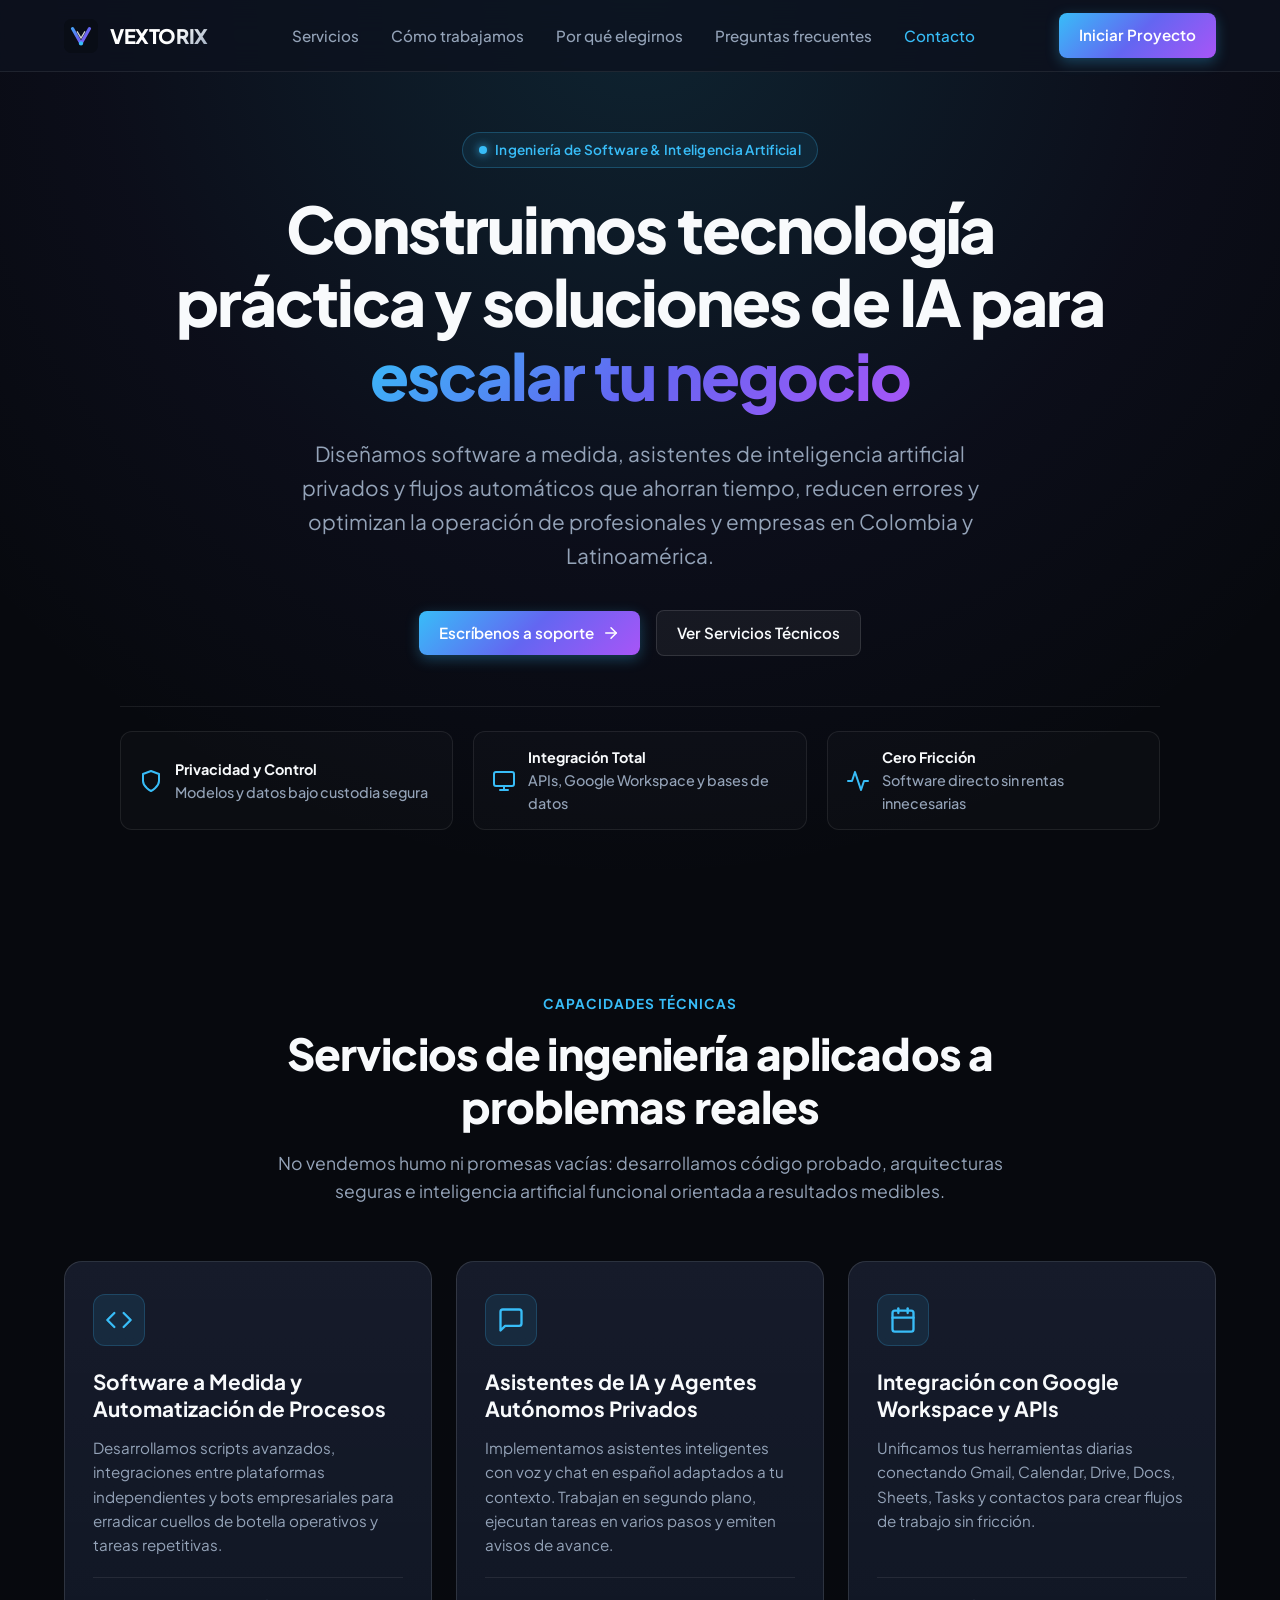
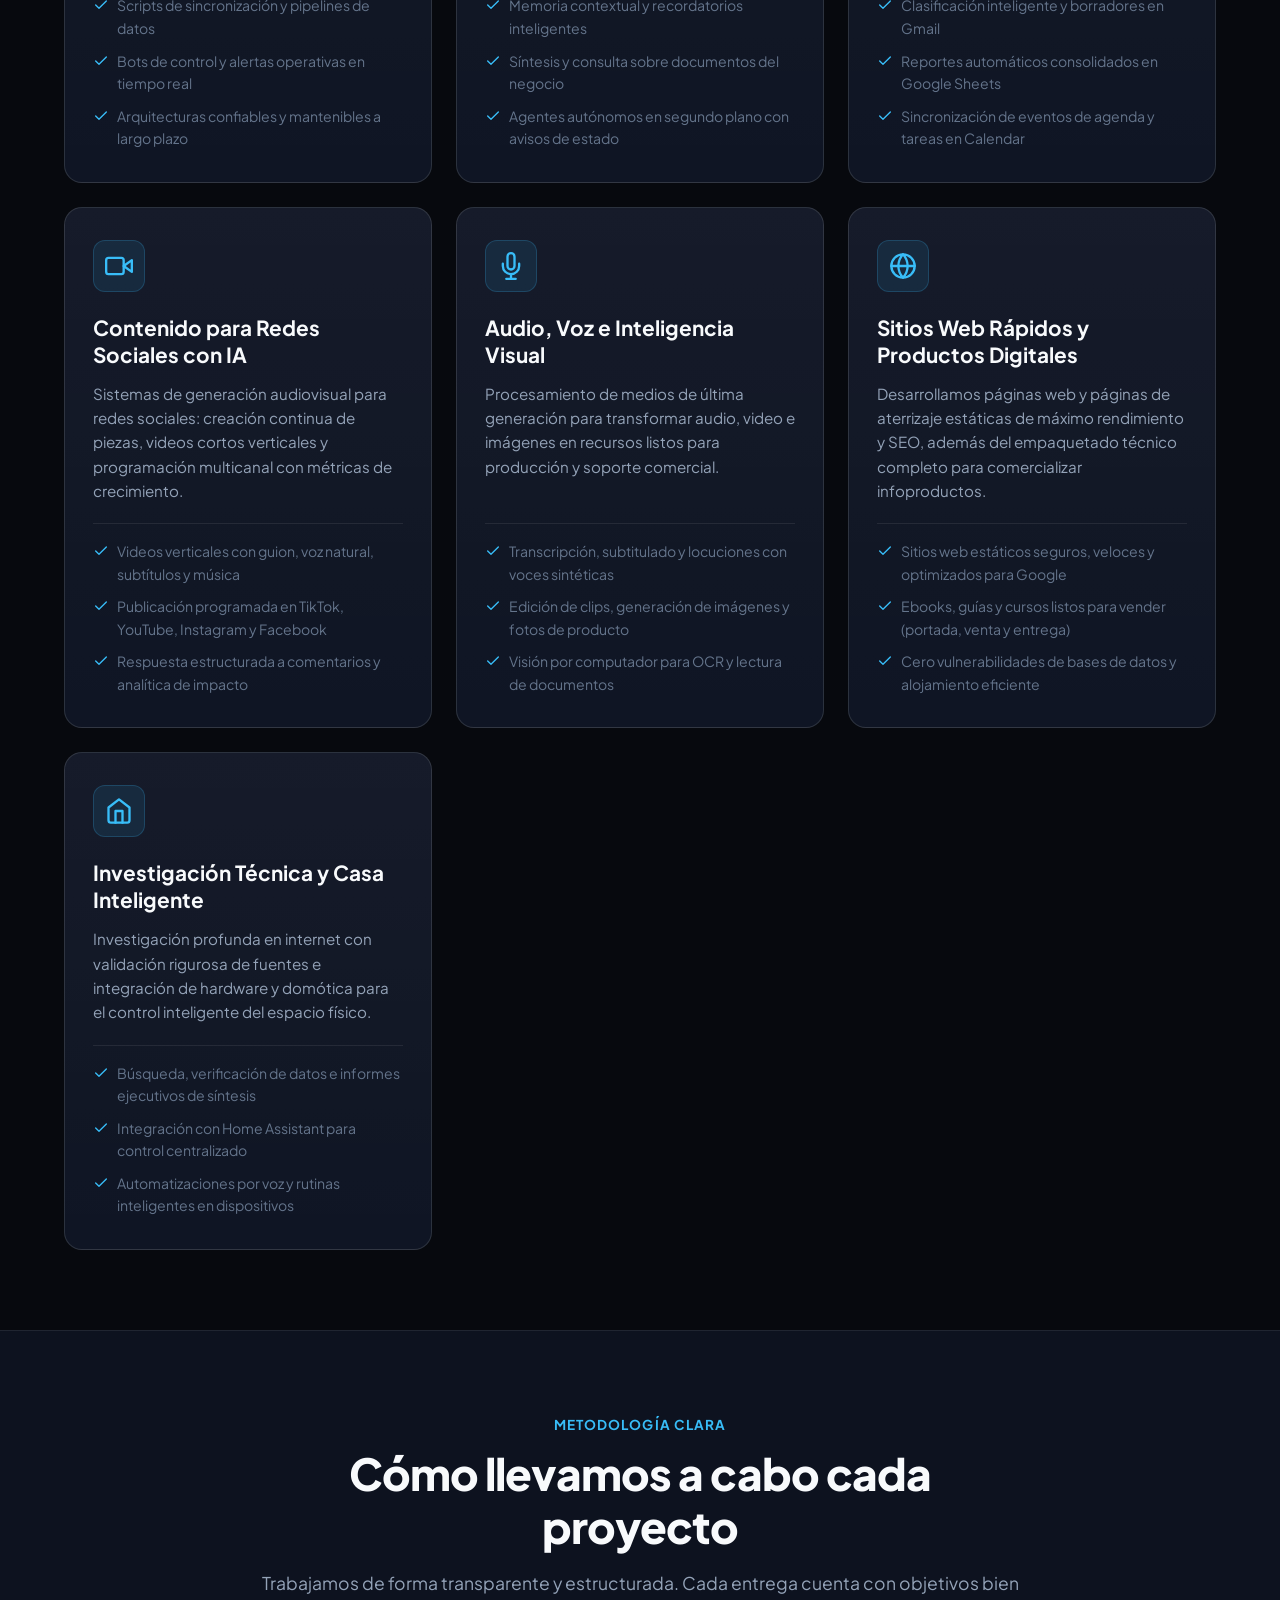
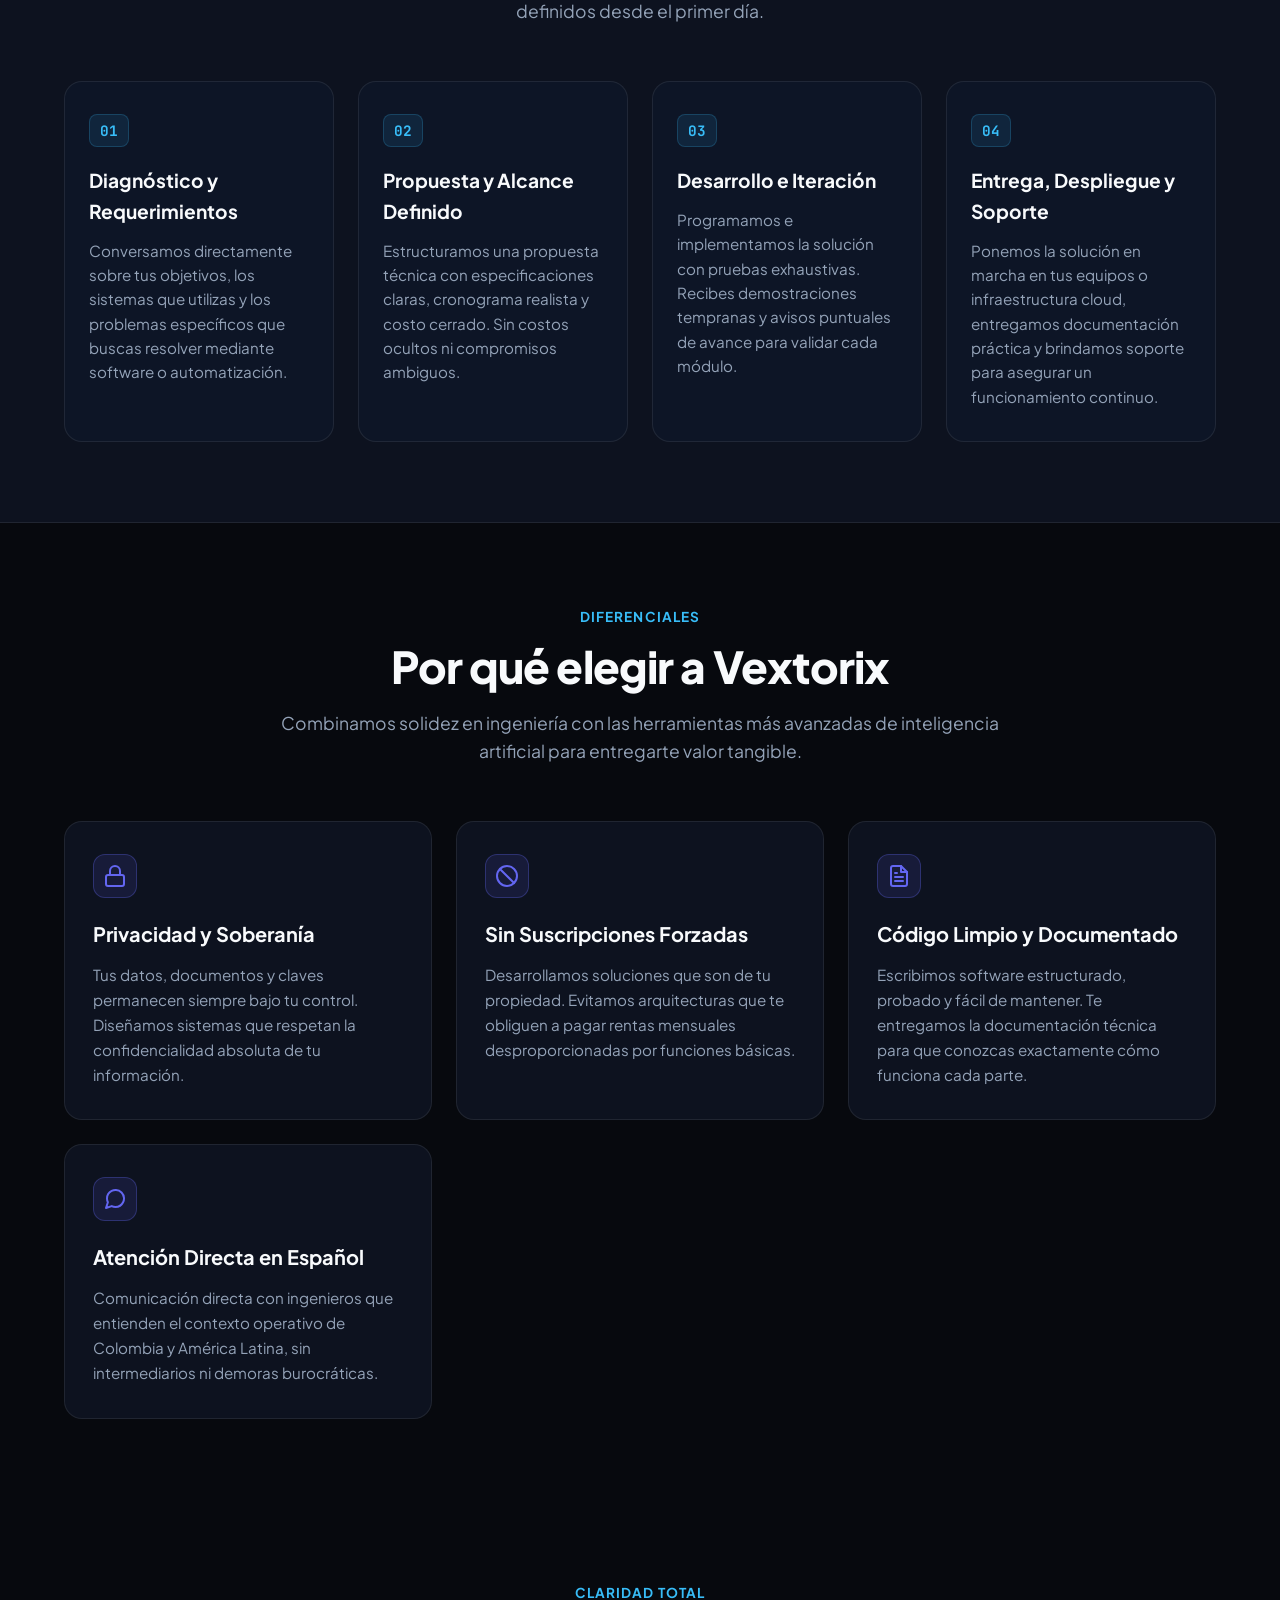
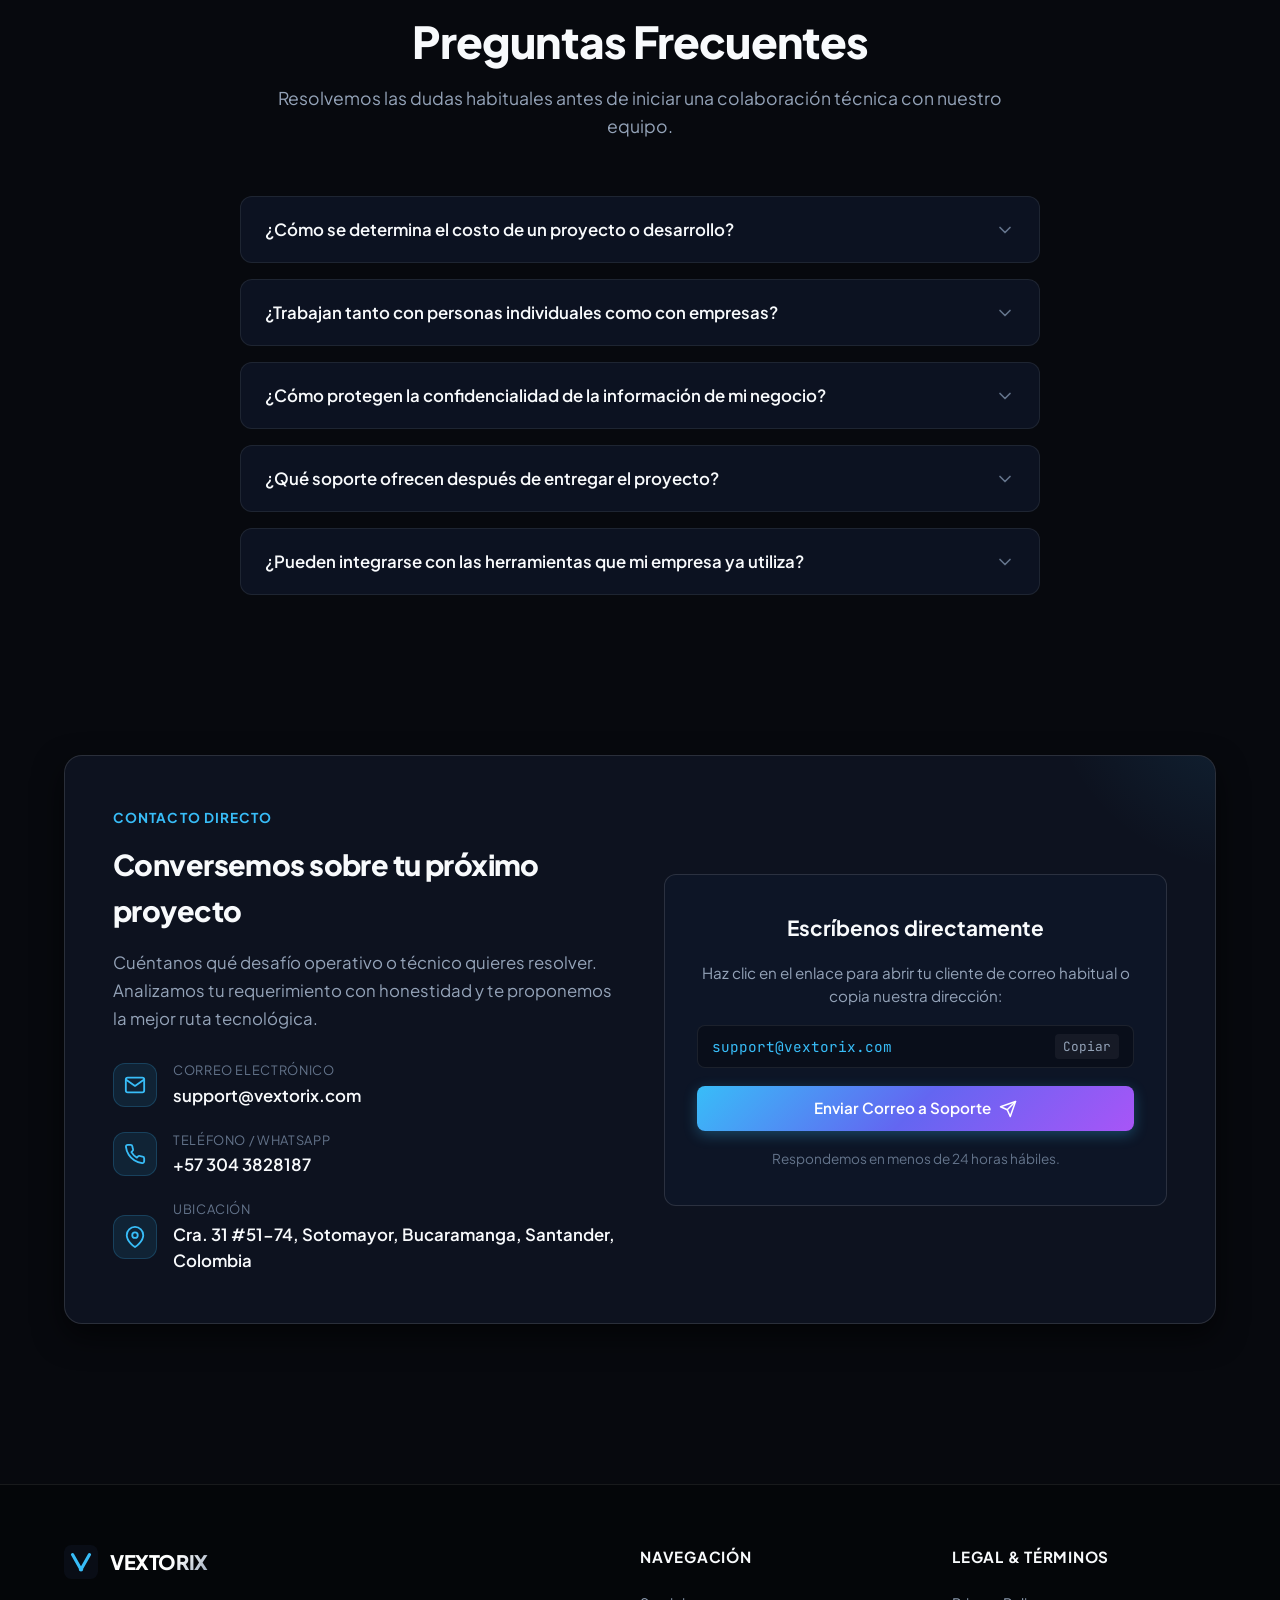
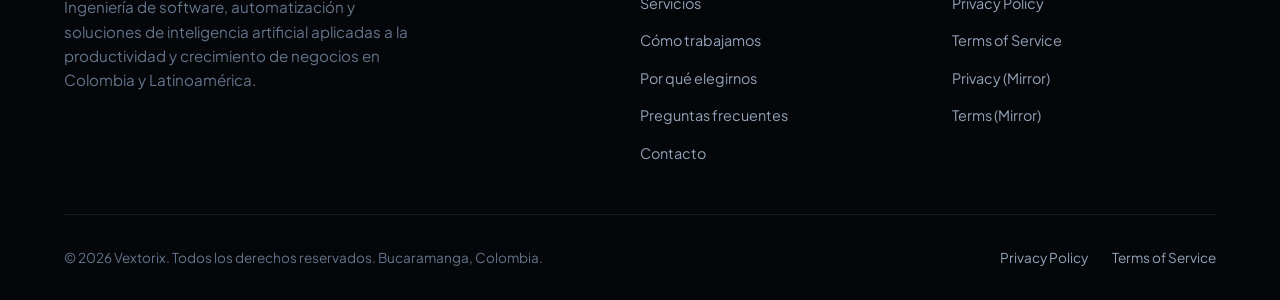
<file: index.html>
<!DOCTYPE html>
<html lang="es">
<head>
  <meta charset="UTF-8">
  <meta name="viewport" content="width=device-width, initial-scale=1.0">
  <title>VEXTORIX | Ingeniería de Software e Inteligencia Artificial</title>
  <meta name="description" content="Servicios de ingeniería de software, asistentes de IA privados, automatización de procesos e integraciones cloud para personas y negocios en Colombia y Latinoamérica.">
  <meta name="robots" content="index, follow">
  <link rel="canonical" href="https://vextorix.com/">
  
  <!-- Open Graph / Facebook -->
  <meta property="og:type" content="website">
  <meta property="og:url" content="https://vextorix.com/">
  <meta property="og:title" content="VEXTORIX | Ingeniería de Software e Inteligencia Artificial">
  <meta property="og:description" content="Desarrollo a medida, asistentes de IA privados y automatización tecnológica para potenciar tu negocio en Colombia y Latinoamérica.">
  <meta property="og:image" content="https://vextorix.com/favicon.svg">
  <meta property="og:locale" content="es_CO">
  <meta property="og:site_name" content="Vextorix">

  <!-- Twitter -->
  <meta property="twitter:card" content="summary">
  <meta property="twitter:url" content="https://vextorix.com/">
  <meta property="twitter:title" content="VEXTORIX | Ingeniería de Software e Inteligencia Artificial">
  <meta property="twitter:description" content="Desarrollo a medida, asistentes de IA privados y automatización tecnológica para potenciar tu negocio.">
  <meta property="twitter:image" content="https://vextorix.com/favicon.svg">

  <!-- Favicon -->
  <link rel="icon" type="image/svg+xml" href="/favicon.svg">

  <!-- Google Fonts -->
  <link rel="preconnect" href="https://fonts.googleapis.com">
  <link rel="preconnect" href="https://fonts.gstatic.com" crossorigin>
  <link href="https://fonts.googleapis.com/css2?family=JetBrains+Mono:wght@400;500;600&family=Plus+Jakarta+Sans:wght@400;500;600;700;800&display=swap" rel="stylesheet">

  <!-- Stylesheet -->
  <link rel="stylesheet" href="/css/style.css">

  <!-- Structured Data (Schema.org Organization & WebSite) -->
  <script type="application/ld+json">
  {
    "@context": "https://schema.org",
    "@graph": [
      {
        "@type": "Organization",
        "@id": "https://vextorix.com/#organization",
        "name": "Vextorix",
        "url": "https://vextorix.com",
        "logo": "https://vextorix.com/favicon.svg",
        "description": "Empresa de ingeniería de software e inteligencia artificial especializada en automatización, asistentes inteligentes e integraciones para profesionales y negocios.",
        "email": "support@vextorix.com",
        "telephone": "+57 304 3828187",
        "address": {
          "@type": "PostalAddress",
          "streetAddress": "Cra. 31 #51-74, Sotomayor",
          "addressLocality": "Bucaramanga",
          "addressRegion": "Santander",
          "postalCode": "680003",
          "addressCountry": "CO"
        },
        "areaServed": ["CO", "Latinoamérica"]
      },
      {
        "@type": "WebSite",
        "@id": "https://vextorix.com/#website",
        "url": "https://vextorix.com/",
        "name": "Vextorix",
        "publisher": {
          "@id": "https://vextorix.com/#organization"
        },
        "inLanguage": "es"
      }
    ]
  }
  </script>
</head>
<body>
  <a href="#contenido-principal" class="skip-link">Saltar al contenido principal</a>

  <!-- Header -->
  <header class="site-header">
    <div class="container">
      <a href="/" class="brand-link" aria-label="Vextorix Inicio">
        <svg class="brand-icon" viewBox="0 0 64 64" fill="none" xmlns="http://www.w3.org/2000/svg" aria-hidden="true">
          <defs>
            <linearGradient id="headerGrad" x1="8" y1="8" x2="56" y2="56" gradientUnits="userSpaceOnUse">
              <stop offset="0%" stop-color="#38bdf8"/>
              <stop offset="50%" stop-color="#6366f1"/>
              <stop offset="100%" stop-color="#a855f7"/>
            </linearGradient>
          </defs>
          <rect width="64" height="64" rx="14" fill="#090d16"/>
          <path d="M16 18L32 46L48 18" stroke="url(#headerGrad)" stroke-width="6" stroke-linecap="round" stroke-linejoin="round"/>
          <circle cx="32" cy="46" r="4" fill="#38bdf8"/>
          <path d="M25 24L32 36L39 24" stroke="#ffffff" stroke-width="2.5" stroke-linecap="round" stroke-linejoin="round" opacity="0.8"/>
        </svg>
        <span class="brand-name">VEXTORIX</span>
      </a>

      <nav aria-label="Navegación principal">
        <ul class="nav-menu">
          <li><a href="#servicios" class="nav-link">Servicios</a></li>
          <li><a href="#como-trabajamos" class="nav-link">Cómo trabajamos</a></li>
          <li><a href="#por-que-elegirnos" class="nav-link">Por qué elegirnos</a></li>
          <li><a href="#preguntas-frecuentes" class="nav-link">Preguntas frecuentes</a></li>
          <li><a href="#contacto" class="nav-link">Contacto</a></li>
        </ul>
      </nav>

      <div class="header-cta-group">
        <a href="#contacto" class="btn btn-primary">Iniciar Proyecto</a>
        <button class="mobile-toggle" aria-label="Abrir menú de navegación" aria-expanded="false" aria-controls="nav-menu">
          <span></span>
          <span></span>
          <span></span>
        </button>
      </div>
    </div>
  </header>

  <main id="contenido-principal">
    <!-- Hero Section -->
    <section class="hero-section">
      <div class="container">
        <div class="hero-badge-container">
          <div class="tech-badge">
            <span class="pulse-dot"></span>
            Ingeniería de Software &amp; Inteligencia Artificial
          </div>
        </div>

        <h1 class="hero-title">
          Construimos tecnología práctica y soluciones de IA para <span class="gradient-text">escalar tu negocio</span>
        </h1>

        <p class="hero-subtitle">
          Diseñamos software a medida, asistentes de inteligencia artificial privados y flujos automáticos que ahorran tiempo, reducen errores y optimizan la operación de profesionales y empresas en Colombia y Latinoamérica.
        </p>

        <div class="hero-actions">
          <a href="#contacto" class="btn btn-primary">
            Escríbenos a soporte
            <svg width="18" height="18" viewBox="0 0 24 24" fill="none" stroke="currentColor" stroke-width="2" stroke-linecap="round" stroke-linejoin="round" aria-hidden="true"><line x1="5" y1="12" x2="19" y2="12"></line><polyline points="12 5 19 12 12 19"></polyline></svg>
          </a>
          <a href="#servicios" class="btn btn-secondary">
            Ver Servicios Técnicos
          </a>
        </div>

        <div class="hero-highlights">
          <div class="highlight-item">
            <svg class="highlight-icon" viewBox="0 0 24 24" fill="none" stroke="currentColor" stroke-width="2" stroke-linecap="round" stroke-linejoin="round" aria-hidden="true">
              <path d="M12 22s8-4 8-10V5l-8-3-8 3v7c0 6 8 10 8 10z"></path>
            </svg>
            <div class="highlight-text">
              <strong>Privacidad y Control</strong>
              Modelos y datos bajo custodia segura
            </div>
          </div>

          <div class="highlight-item">
            <svg class="highlight-icon" viewBox="0 0 24 24" fill="none" stroke="currentColor" stroke-width="2" stroke-linecap="round" stroke-linejoin="round" aria-hidden="true">
              <rect x="2" y="3" width="20" height="14" rx="2" ry="2"></rect>
              <line x1="8" y1="21" x2="16" y2="21"></line>
              <line x1="12" y1="17" x2="12" y2="21"></line>
            </svg>
            <div class="highlight-text">
              <strong>Integración Total</strong>
              APIs, Google Workspace y bases de datos
            </div>
          </div>

          <div class="highlight-item">
            <svg class="highlight-icon" viewBox="0 0 24 24" fill="none" stroke="currentColor" stroke-width="2" stroke-linecap="round" stroke-linejoin="round" aria-hidden="true">
              <polyline points="22 12 18 12 15 21 9 3 6 12 2 12"></polyline>
            </svg>
            <div class="highlight-text">
              <strong>Cero Fricción</strong>
              Software directo sin rentas innecesarias
            </div>
          </div>
        </div>
      </div>
    </section>

    <!-- Services Section -->
    <section id="servicios">
      <div class="container">
        <div class="section-header">
          <span class="section-tag">Capacidades Técnicas</span>
          <h2 class="section-title">Servicios de ingeniería aplicados a problemas reales</h2>
          <p class="section-description">
            No vendemos humo ni promesas vacías: desarrollamos código probado, arquitecturas seguras e inteligencia artificial funcional orientada a resultados medibles.
          </p>
        </div>

        <div class="services-grid">
          <!-- Card 1 -->
          <article class="service-card">
            <div class="service-icon-wrapper">
              <svg class="service-icon" viewBox="0 0 24 24" fill="none" stroke="currentColor" stroke-width="2" stroke-linecap="round" stroke-linejoin="round" aria-hidden="true">
                <polyline points="16 18 22 12 16 6"></polyline>
                <polyline points="8 6 2 12 8 18"></polyline>
              </svg>
            </div>
            <h3 class="service-title">Software a Medida y Automatización de Procesos</h3>
            <p class="service-desc">
              Desarrollamos scripts avanzados, integraciones entre plataformas independientes y bots empresariales para erradicar cuellos de botella operativos y tareas repetitivas.
            </p>
            <ul class="service-features">
              <li>
                <svg viewBox="0 0 24 24" fill="none" stroke="currentColor" stroke-width="2" stroke-linecap="round" stroke-linejoin="round" aria-hidden="true"><polyline points="20 6 9 17 4 12"></polyline></svg>
                Scripts de sincronización y pipelines de datos
              </li>
              <li>
                <svg viewBox="0 0 24 24" fill="none" stroke="currentColor" stroke-width="2" stroke-linecap="round" stroke-linejoin="round" aria-hidden="true"><polyline points="20 6 9 17 4 12"></polyline></svg>
                Bots de control y alertas operativas en tiempo real
              </li>
              <li>
                <svg viewBox="0 0 24 24" fill="none" stroke="currentColor" stroke-width="2" stroke-linecap="round" stroke-linejoin="round" aria-hidden="true"><polyline points="20 6 9 17 4 12"></polyline></svg>
                Arquitecturas confiables y mantenibles a largo plazo
              </li>
            </ul>
          </article>

          <!-- Card 2 -->
          <article class="service-card">
            <div class="service-icon-wrapper">
              <svg class="service-icon" viewBox="0 0 24 24" fill="none" stroke="currentColor" stroke-width="2" stroke-linecap="round" stroke-linejoin="round" aria-hidden="true">
                <path d="M21 15a2 2 0 0 1-2 2H7l-4 4V5a2 2 0 0 1 2-2h14a2 2 0 0 1 2 2z"></path>
              </svg>
            </div>
            <h3 class="service-title">Asistentes de IA y Agentes Autónomos Privados</h3>
            <p class="service-desc">
              Implementamos asistentes inteligentes con voz y chat en español adaptados a tu contexto. Trabajan en segundo plano, ejecutan tareas en varios pasos y emiten avisos de avance.
            </p>
            <ul class="service-features">
              <li>
                <svg viewBox="0 0 24 24" fill="none" stroke="currentColor" stroke-width="2" stroke-linecap="round" stroke-linejoin="round" aria-hidden="true"><polyline points="20 6 9 17 4 12"></polyline></svg>
                Memoria contextual y recordatorios inteligentes
              </li>
              <li>
                <svg viewBox="0 0 24 24" fill="none" stroke="currentColor" stroke-width="2" stroke-linecap="round" stroke-linejoin="round" aria-hidden="true"><polyline points="20 6 9 17 4 12"></polyline></svg>
                Síntesis y consulta sobre documentos del negocio
              </li>
              <li>
                <svg viewBox="0 0 24 24" fill="none" stroke="currentColor" stroke-width="2" stroke-linecap="round" stroke-linejoin="round" aria-hidden="true"><polyline points="20 6 9 17 4 12"></polyline></svg>
                Agentes autónomos en segundo plano con avisos de estado
              </li>
            </ul>
          </article>

          <!-- Card 3 -->
          <article class="service-card">
            <div class="service-icon-wrapper">
              <svg class="service-icon" viewBox="0 0 24 24" fill="none" stroke="currentColor" stroke-width="2" stroke-linecap="round" stroke-linejoin="round" aria-hidden="true">
                <rect x="3" y="4" width="18" height="18" rx="2" ry="2"></rect>
                <line x1="16" y1="2" x2="16" y2="6"></line>
                <line x1="8" y1="2" x2="8" y2="6"></line>
                <line x1="3" y1="10" x2="21" y2="10"></line>
              </svg>
            </div>
            <h3 class="service-title">Integración con Google Workspace y APIs</h3>
            <p class="service-desc">
              Unificamos tus herramientas diarias conectando Gmail, Calendar, Drive, Docs, Sheets, Tasks y contactos para crear flujos de trabajo sin fricción.
            </p>
            <ul class="service-features">
              <li>
                <svg viewBox="0 0 24 24" fill="none" stroke="currentColor" stroke-width="2" stroke-linecap="round" stroke-linejoin="round" aria-hidden="true"><polyline points="20 6 9 17 4 12"></polyline></svg>
                Clasificación inteligente y borradores en Gmail
              </li>
              <li>
                <svg viewBox="0 0 24 24" fill="none" stroke="currentColor" stroke-width="2" stroke-linecap="round" stroke-linejoin="round" aria-hidden="true"><polyline points="20 6 9 17 4 12"></polyline></svg>
                Reportes automáticos consolidados en Google Sheets
              </li>
              <li>
                <svg viewBox="0 0 24 24" fill="none" stroke="currentColor" stroke-width="2" stroke-linecap="round" stroke-linejoin="round" aria-hidden="true"><polyline points="20 6 9 17 4 12"></polyline></svg>
                Sincronización de eventos de agenda y tareas en Calendar
              </li>
            </ul>
          </article>

          <!-- Card 4 -->
          <article class="service-card">
            <div class="service-icon-wrapper">
              <svg class="service-icon" viewBox="0 0 24 24" fill="none" stroke="currentColor" stroke-width="2" stroke-linecap="round" stroke-linejoin="round" aria-hidden="true">
                <polygon points="23 7 16 12 23 17 23 7"></polygon>
                <rect x="1" y="5" width="15" height="14" rx="2" ry="2"></rect>
              </svg>
            </div>
            <h3 class="service-title">Contenido para Redes Sociales con IA</h3>
            <p class="service-desc">
              Sistemas de generación audiovisual para redes sociales: creación continua de piezas, videos cortos verticales y programación multicanal con métricas de crecimiento.
            </p>
            <ul class="service-features">
              <li>
                <svg viewBox="0 0 24 24" fill="none" stroke="currentColor" stroke-width="2" stroke-linecap="round" stroke-linejoin="round" aria-hidden="true"><polyline points="20 6 9 17 4 12"></polyline></svg>
                Videos verticales con guion, voz natural, subtítulos y música
              </li>
              <li>
                <svg viewBox="0 0 24 24" fill="none" stroke="currentColor" stroke-width="2" stroke-linecap="round" stroke-linejoin="round" aria-hidden="true"><polyline points="20 6 9 17 4 12"></polyline></svg>
                Publicación programada en TikTok, YouTube, Instagram y Facebook
              </li>
              <li>
                <svg viewBox="0 0 24 24" fill="none" stroke="currentColor" stroke-width="2" stroke-linecap="round" stroke-linejoin="round" aria-hidden="true"><polyline points="20 6 9 17 4 12"></polyline></svg>
                Respuesta estructurada a comentarios y analítica de impacto
              </li>
            </ul>
          </article>

          <!-- Card 5 -->
          <article class="service-card">
            <div class="service-icon-wrapper">
              <svg class="service-icon" viewBox="0 0 24 24" fill="none" stroke="currentColor" stroke-width="2" stroke-linecap="round" stroke-linejoin="round" aria-hidden="true">
                <path d="M12 1a3 3 0 0 0-3 3v8a3 3 0 0 0 6 0V4a3 3 0 0 0-3-3z"></path>
                <path d="M19 10v2a7 7 0 0 1-14 0v-2"></path>
                <line x1="12" y1="19" x2="12" y2="23"></line>
                <line x1="8" y1="23" x2="16" y2="23"></line>
              </svg>
            </div>
            <h3 class="service-title">Audio, Voz e Inteligencia Visual</h3>
            <p class="service-desc">
              Procesamiento de medios de última generación para transformar audio, video e imágenes en recursos listos para producción y soporte comercial.
            </p>
            <ul class="service-features">
              <li>
                <svg viewBox="0 0 24 24" fill="none" stroke="currentColor" stroke-width="2" stroke-linecap="round" stroke-linejoin="round" aria-hidden="true"><polyline points="20 6 9 17 4 12"></polyline></svg>
                Transcripción, subtitulado y locuciones con voces sintéticas
              </li>
              <li>
                <svg viewBox="0 0 24 24" fill="none" stroke="currentColor" stroke-width="2" stroke-linecap="round" stroke-linejoin="round" aria-hidden="true"><polyline points="20 6 9 17 4 12"></polyline></svg>
                Edición de clips, generación de imágenes y fotos de producto
              </li>
              <li>
                <svg viewBox="0 0 24 24" fill="none" stroke="currentColor" stroke-width="2" stroke-linecap="round" stroke-linejoin="round" aria-hidden="true"><polyline points="20 6 9 17 4 12"></polyline></svg>
                Visión por computador para OCR y lectura de documentos
              </li>
            </ul>
          </article>

          <!-- Card 6 -->
          <article class="service-card">
            <div class="service-icon-wrapper">
              <svg class="service-icon" viewBox="0 0 24 24" fill="none" stroke="currentColor" stroke-width="2" stroke-linecap="round" stroke-linejoin="round" aria-hidden="true">
                <circle cx="12" cy="12" r="10"></circle>
                <line x1="2" y1="12" x2="22" y2="12"></line>
                <path d="M12 2a15.3 15.3 0 0 1 4 10 15.3 15.3 0 0 1-4 10 15.3 15.3 0 0 1-4-10 15.3 15.3 0 0 1 4-10z"></path>
              </svg>
            </div>
            <h3 class="service-title">Sitios Web Rápidos y Productos Digitales</h3>
            <p class="service-desc">
              Desarrollamos páginas web y páginas de aterrizaje estáticas de máximo rendimiento y SEO, además del empaquetado técnico completo para comercializar infoproductos.
            </p>
            <ul class="service-features">
              <li>
                <svg viewBox="0 0 24 24" fill="none" stroke="currentColor" stroke-width="2" stroke-linecap="round" stroke-linejoin="round" aria-hidden="true"><polyline points="20 6 9 17 4 12"></polyline></svg>
                Sitios web estáticos seguros, veloces y optimizados para Google
              </li>
              <li>
                <svg viewBox="0 0 24 24" fill="none" stroke="currentColor" stroke-width="2" stroke-linecap="round" stroke-linejoin="round" aria-hidden="true"><polyline points="20 6 9 17 4 12"></polyline></svg>
                Ebooks, guías y cursos listos para vender (portada, venta y entrega)
              </li>
              <li>
                <svg viewBox="0 0 24 24" fill="none" stroke="currentColor" stroke-width="2" stroke-linecap="round" stroke-linejoin="round" aria-hidden="true"><polyline points="20 6 9 17 4 12"></polyline></svg>
                Cero vulnerabilidades de bases de datos y alojamiento eficiente
              </li>
            </ul>
          </article>

          <!-- Card 7 -->
          <article class="service-card">
            <div class="service-icon-wrapper">
              <svg class="service-icon" viewBox="0 0 24 24" fill="none" stroke="currentColor" stroke-width="2" stroke-linecap="round" stroke-linejoin="round" aria-hidden="true">
                <path d="M3 9l9-7 9 7v11a2 2 0 0 1-2 2H5a2 2 0 0 1-2-2z"></path>
                <polyline points="9 22 9 12 15 12 15 22"></polyline>
              </svg>
            </div>
            <h3 class="service-title">Investigación Técnica y Casa Inteligente</h3>
            <p class="service-desc">
              Investigación profunda en internet con validación rigurosa de fuentes e integración de hardware y domótica para el control inteligente del espacio físico.
            </p>
            <ul class="service-features">
              <li>
                <svg viewBox="0 0 24 24" fill="none" stroke="currentColor" stroke-width="2" stroke-linecap="round" stroke-linejoin="round" aria-hidden="true"><polyline points="20 6 9 17 4 12"></polyline></svg>
                Búsqueda, verificación de datos e informes ejecutivos de síntesis
              </li>
              <li>
                <svg viewBox="0 0 24 24" fill="none" stroke="currentColor" stroke-width="2" stroke-linecap="round" stroke-linejoin="round" aria-hidden="true"><polyline points="20 6 9 17 4 12"></polyline></svg>
                Integración con Home Assistant para control centralizado
              </li>
              <li>
                <svg viewBox="0 0 24 24" fill="none" stroke="currentColor" stroke-width="2" stroke-linecap="round" stroke-linejoin="round" aria-hidden="true"><polyline points="20 6 9 17 4 12"></polyline></svg>
                Automatizaciones por voz y rutinas inteligentes en dispositivos
              </li>
            </ul>
          </article>
        </div>
      </div>
    </section>

    <!-- How We Work Section -->
    <section id="como-trabajamos" style="background: var(--bg-secondary); border-top: 1px solid var(--border-subtle); border-bottom: 1px solid var(--border-subtle);">
      <div class="container">
        <div class="section-header">
          <span class="section-tag">Metodología Clara</span>
          <h2 class="section-title">Cómo llevamos a cabo cada proyecto</h2>
          <p class="section-description">
            Trabajamos de forma transparente y estructurada. Cada entrega cuenta con objetivos bien definidos desde el primer día.
          </p>
        </div>

        <div class="process-grid">
          <div class="process-card">
            <span class="process-number">01</span>
            <h3>Diagnóstico y Requerimientos</h3>
            <p>
              Conversamos directamente sobre tus objetivos, los sistemas que utilizas y los problemas específicos que buscas resolver mediante software o automatización.
            </p>
          </div>

          <div class="process-card">
            <span class="process-number">02</span>
            <h3>Propuesta y Alcance Definido</h3>
            <p>
              Estructuramos una propuesta técnica con especificaciones claras, cronograma realista y costo cerrado. Sin costos ocultos ni compromisos ambiguos.
            </p>
          </div>

          <div class="process-card">
            <span class="process-number">03</span>
            <h3>Desarrollo e Iteración</h3>
            <p>
              Programamos e implementamos la solución con pruebas exhaustivas. Recibes demostraciones tempranas y avisos puntuales de avance para validar cada módulo.
            </p>
          </div>

          <div class="process-card">
            <span class="process-number">04</span>
            <h3>Entrega, Despliegue y Soporte</h3>
            <p>
              Ponemos la solución en marcha en tus equipos o infraestructura cloud, entregamos documentación práctica y brindamos soporte para asegurar un funcionamiento continuo.
            </p>
          </div>
        </div>
      </div>
    </section>

    <!-- Why Choose Us Section -->
    <section id="por-que-elegirnos">
      <div class="container">
        <div class="section-header">
          <span class="section-tag">Diferenciales</span>
          <h2 class="section-title">Por qué elegir a Vextorix</h2>
          <p class="section-description">
            Combinamos solidez en ingeniería con las herramientas más avanzadas de inteligencia artificial para entregarte valor tangible.
          </p>
        </div>

        <div class="why-grid">
          <div class="why-card">
            <div class="why-card-icon">
              <svg viewBox="0 0 24 24" fill="none" stroke="currentColor" stroke-width="2" stroke-linecap="round" stroke-linejoin="round" aria-hidden="true">
                <rect x="3" y="11" width="18" height="11" rx="2" ry="2"></rect>
                <path d="M7 11V7a5 5 0 0 1 10 0v4"></path>
              </svg>
            </div>
            <h3>Privacidad y Soberanía</h3>
            <p>
              Tus datos, documentos y claves permanecen siempre bajo tu control. Diseñamos sistemas que respetan la confidencialidad absoluta de tu información.
            </p>
          </div>

          <div class="why-card">
            <div class="why-card-icon">
              <svg viewBox="0 0 24 24" fill="none" stroke="currentColor" stroke-width="2" stroke-linecap="round" stroke-linejoin="round" aria-hidden="true">
                <circle cx="12" cy="12" r="10"></circle>
                <line x1="4.93" y1="4.93" x2="19.07" y2="19.07"></line>
              </svg>
            </div>
            <h3>Sin Suscripciones Forzadas</h3>
            <p>
              Desarrollamos soluciones que son de tu propiedad. Evitamos arquitecturas que te obliguen a pagar rentas mensuales desproporcionadas por funciones básicas.
            </p>
          </div>

          <div class="why-card">
            <div class="why-card-icon">
              <svg viewBox="0 0 24 24" fill="none" stroke="currentColor" stroke-width="2" stroke-linecap="round" stroke-linejoin="round" aria-hidden="true">
                <path d="M14 2H6a2 2 0 0 0-2 2v16a2 2 0 0 0 2 2h12a2 2 0 0 0 2-2V8z"></path>
                <polyline points="14 2 14 8 20 8"></polyline>
                <line x1="16" y1="13" x2="8" y2="13"></line>
                <line x1="16" y1="17" x2="8" y2="17"></line>
                <polyline points="10 9 9 9 8 9"></polyline>
              </svg>
            </div>
            <h3>Código Limpio y Documentado</h3>
            <p>
              Escribimos software estructurado, probado y fácil de mantener. Te entregamos la documentación técnica para que conozcas exactamente cómo funciona cada parte.
            </p>
          </div>

          <div class="why-card">
            <div class="why-card-icon">
              <svg viewBox="0 0 24 24" fill="none" stroke="currentColor" stroke-width="2" stroke-linecap="round" stroke-linejoin="round" aria-hidden="true">
                <path d="M21 11.5a8.38 8.38 0 0 1-.9 3.8 8.5 8.5 0 0 1-7.6 4.7 8.38 8.38 0 0 1-3.8-.9L3 21l1.9-5.7a8.38 8.38 0 0 1-.9-3.8 8.5 8.5 0 0 1 4.7-7.6 8.38 8.38 0 0 1 3.8-.9h.5a8.48 8.48 0 0 1 8 8v.5z"></path>
              </svg>
            </div>
            <h3>Atención Directa en Español</h3>
            <p>
              Comunicación directa con ingenieros que entienden el contexto operativo de Colombia y América Latina, sin intermediarios ni demoras burocráticas.
            </p>
          </div>
        </div>
      </div>
    </section>

    <!-- FAQ Section -->
    <section id="preguntas-frecuentes">
      <div class="container">
        <div class="section-header">
          <span class="section-tag">Claridad Total</span>
          <h2 class="section-title">Preguntas Frecuentes</h2>
          <p class="section-description">
            Resolvemos las dudas habituales antes de iniciar una colaboración técnica con nuestro equipo.
          </p>
        </div>

        <div class="faq-container">
          <!-- FAQ 1 -->
          <div class="faq-item">
            <button class="faq-question" aria-expanded="false">
              <span>¿Cómo se determina el costo de un proyecto o desarrollo?</span>
              <svg class="faq-icon" viewBox="0 0 24 24" fill="none" stroke="currentColor" stroke-width="2" stroke-linecap="round" stroke-linejoin="round" aria-hidden="true">
                <polyline points="6 9 12 15 18 9"></polyline>
              </svg>
            </button>
            <div class="faq-answer">
              <p>
                Analizamos los requerimientos específicos, los sistemas con los que se conectará y la complejidad técnica en una evaluación inicial. Con base en esto presentamos un alcance definido con presupuesto cerrado, sin costos imprevistos.
              </p>
            </div>
          </div>

          <!-- FAQ 2 -->
          <div class="faq-item">
            <button class="faq-question" aria-expanded="false">
              <span>¿Trabajan tanto con personas individuales como con empresas?</span>
              <svg class="faq-icon" viewBox="0 0 24 24" fill="none" stroke="currentColor" stroke-width="2" stroke-linecap="round" stroke-linejoin="round" aria-hidden="true">
                <polyline points="6 9 12 15 18 9"></polyline>
              </svg>
            </button>
            <div class="faq-answer">
              <p>
                Sí. Desarrollamos desde automatizaciones individuales y asistentes personales hasta integraciones operativas y pipelines de software complejos para pequeñas y medianas empresas.
              </p>
            </div>
          </div>

          <!-- FAQ 3 -->
          <div class="faq-item">
            <button class="faq-question" aria-expanded="false">
              <span>¿Cómo protegen la confidencialidad de la información de mi negocio?</span>
              <svg class="faq-icon" viewBox="0 0 24 24" fill="none" stroke="currentColor" stroke-width="2" stroke-linecap="round" stroke-linejoin="round" aria-hidden="true">
                <polyline points="6 9 12 15 18 9"></polyline>
              </svg>
            </button>
            <div class="faq-answer">
              <p>
                La privacidad es un pilar fundamental en nuestro trabajo. Los tokens y credenciales de APIs se almacenan de forma local o bajo cifrado seguro, y ningún dato sensible se comparte con terceros ni se utiliza para entrenar modelos públicos.
              </p>
            </div>
          </div>

          <!-- FAQ 4 -->
          <div class="faq-item">
            <button class="faq-question" aria-expanded="false">
              <span>¿Qué soporte ofrecen después de entregar el proyecto?</span>
              <svg class="faq-icon" viewBox="0 0 24 24" fill="none" stroke="currentColor" stroke-width="2" stroke-linecap="round" stroke-linejoin="round" aria-hidden="true">
                <polyline points="6 9 12 15 18 9"></polyline>
              </svg>
            </button>
            <div class="faq-answer">
              <p>
                Todos nuestros desarrollos incluyen garantía de correcto funcionamiento, documentación técnica paso a paso y un periodo de acompañamiento post-entrega. También ofrecemos acuerdos de mantenimiento y evolución técnica continua.
              </p>
            </div>
          </div>

          <!-- FAQ 5 -->
          <div class="faq-item">
            <button class="faq-question" aria-expanded="false">
              <span>¿Pueden integrarse con las herramientas que mi empresa ya utiliza?</span>
              <svg class="faq-icon" viewBox="0 0 24 24" fill="none" stroke="currentColor" stroke-width="2" stroke-linecap="round" stroke-linejoin="round" aria-hidden="true">
                <polyline points="6 9 12 15 18 9"></polyline>
              </svg>
            </button>
            <div class="faq-answer">
              <p>
                Por supuesto. Nos especializamos en conectar herramientas estándar como Google Workspace (Gmail, Sheets, Drive, Calendar), plataformas de redes sociales (TikTok, YouTube, Meta), bases de datos y APIs personalizadas mediante código directo.
              </p>
            </div>
          </div>
        </div>
      </div>
    </section>

    <!-- Contact Section -->
    <section id="contacto">
      <div class="container">
        <div class="contact-card-wrapper">
          <div class="contact-inner">
            <div class="contact-info">
              <span class="section-tag">Contacto Directo</span>
              <h3>Conversemos sobre tu próximo proyecto</h3>
              <p>
                Cuéntanos qué desafío operativo o técnico quieres resolver. Analizamos tu requerimiento con honestidad y te proponemos la mejor ruta tecnológica.
              </p>

              <div class="contact-methods">
                <div class="contact-method-item">
                  <div class="method-icon">
                    <svg viewBox="0 0 24 24" fill="none" stroke="currentColor" stroke-width="2" stroke-linecap="round" stroke-linejoin="round" aria-hidden="true">
                      <path d="M4 4h16c1.1 0 2 .9 2 2v12c0 1.1-.9 2-2 2H4c-1.1 0-2-.9-2-2V6c0-1.1.9-2 2-2z"></path>
                      <polyline points="22,6 12,13 2,6"></polyline>
                    </svg>
                  </div>
                  <div class="method-details">
                    <span class="method-label">Correo Electrónico</span>
                    <a href="mailto:support@vextorix.com" class="method-value">support@vextorix.com</a>
                  </div>
                </div>

                <div class="contact-method-item">
                  <div class="method-icon">
                    <svg viewBox="0 0 24 24" fill="none" stroke="currentColor" stroke-width="2" stroke-linecap="round" stroke-linejoin="round" aria-hidden="true">
                      <path d="M22 16.92v3a2 2 0 0 1-2.18 2 19.79 19.79 0 0 1-8.63-3.07 19.5 19.5 0 0 1-6-6 19.79 19.79 0 0 1-3.07-8.67A2 2 0 0 1 4.11 2h3a2 2 0 0 1 2 1.72 12.84 12.84 0 0 0 .7 2.81 2 2 0 0 1-.45 2.11L8.09 9.91a16 16 0 0 0 6 6l1.27-1.27a2 2 0 0 1 2.11-.45 12.84 12.84 0 0 0 2.81.7A2 2 0 0 1 22 16.92z"></path>
                    </svg>
                  </div>
                  <div class="method-details">
                    <span class="method-label">Teléfono / WhatsApp</span>
                    <a href="tel:+573043828187" class="method-value">+57 304 3828187</a>
                  </div>
                </div>

                <div class="contact-method-item">
                  <div class="method-icon">
                    <svg viewBox="0 0 24 24" fill="none" stroke="currentColor" stroke-width="2" stroke-linecap="round" stroke-linejoin="round" aria-hidden="true">
                      <path d="M21 10c0 7-9 13-9 13s-9-6-9-13a9 9 0 0 1 18 0z"></path>
                      <circle cx="12" cy="10" r="3"></circle>
                    </svg>
                  </div>
                  <div class="method-details">
                    <span class="method-label">Ubicación</span>
                    <span class="method-value">Cra. 31 #51-74, Sotomayor, Bucaramanga, Santander, Colombia</span>
                  </div>
                </div>
              </div>
            </div>

            <div class="contact-cta-box">
              <h4>Escríbenos directamente</h4>
              <p>Haz clic en el enlace para abrir tu cliente de correo habitual o copia nuestra dirección:</p>

              <div class="email-copy-wrapper">
                <span>support@vextorix.com</span>
                <button type="button" class="copy-btn" data-copy-email="support@vextorix.com" aria-label="Copiar correo de soporte">
                  Copiar
                </button>
              </div>

              <a href="mailto:support@vextorix.com?subject=Consulta%20de%20Servicios%20-%20Vextorix" class="btn btn-primary" style="width: 100%;">
                Enviar Correo a Soporte
                <svg width="18" height="18" viewBox="0 0 24 24" fill="none" stroke="currentColor" stroke-width="2" stroke-linecap="round" stroke-linejoin="round" aria-hidden="true"><line x1="22" y1="2" x2="11" y2="13"></line><polygon points="22 2 15 22 11 13 2 9 22 2"></polygon></svg>
              </a>

              <p style="font-size: 0.85rem; color: var(--text-muted);">
                Respondemos en menos de 24 horas hábiles.
              </p>
            </div>
          </div>
        </div>
      </div>
    </section>
  </main>

  <!-- Toast Notification -->
  <div id="toast" class="toast" role="status" aria-live="polite"></div>

  <!-- Footer -->
  <footer class="site-footer">
    <div class="container">
      <div class="footer-top">
        <div class="footer-brand">
          <a href="/" class="brand-link">
            <svg class="brand-icon" viewBox="0 0 64 64" fill="none" xmlns="http://www.w3.org/2000/svg" aria-hidden="true">
              <rect width="64" height="64" rx="14" fill="#090d16"/>
              <path d="M16 18L32 46L48 18" stroke="#38bdf8" stroke-width="6" stroke-linecap="round" stroke-linejoin="round"/>
              <circle cx="32" cy="46" r="4" fill="#38bdf8"/>
            </svg>
            <span class="brand-name">VEXTORIX</span>
          </a>
          <p>
            Ingeniería de software, automatización y soluciones de inteligencia artificial aplicadas a la productividad y crecimiento de negocios en Colombia y Latinoamérica.
          </p>
        </div>

        <div class="footer-col">
          <h4>Navegación</h4>
          <ul class="footer-links">
            <li><a href="#servicios">Servicios</a></li>
            <li><a href="#como-trabajamos">Cómo trabajamos</a></li>
            <li><a href="#por-que-elegirnos">Por qué elegirnos</a></li>
            <li><a href="#preguntas-frecuentes">Preguntas frecuentes</a></li>
            <li><a href="#contacto">Contacto</a></li>
          </ul>
        </div>

        <div class="footer-col">
          <h4>Legal &amp; Términos</h4>
          <ul class="footer-links">
            <li><a href="/policies/privacy-policy/">Privacy Policy</a></li>
            <li><a href="/policies/terms-of-service/">Terms of Service</a></li>
            <li><a href="/privacy/">Privacy (Mirror)</a></li>
            <li><a href="/terms/">Terms (Mirror)</a></li>
          </ul>
        </div>
      </div>

      <div class="footer-bottom">
        <div>
          &copy; <span data-year>2026</span> Vextorix. Todos los derechos reservados. Bucaramanga, Colombia.
        </div>
        <div class="footer-legal-links">
          <a href="/policies/privacy-policy/">Privacy Policy</a>
          <a href="/policies/terms-of-service/">Terms of Service</a>
        </div>
      </div>
    </div>
  </footer>

  <script src="/js/main.js"></script>
</body>
</html>
</file>
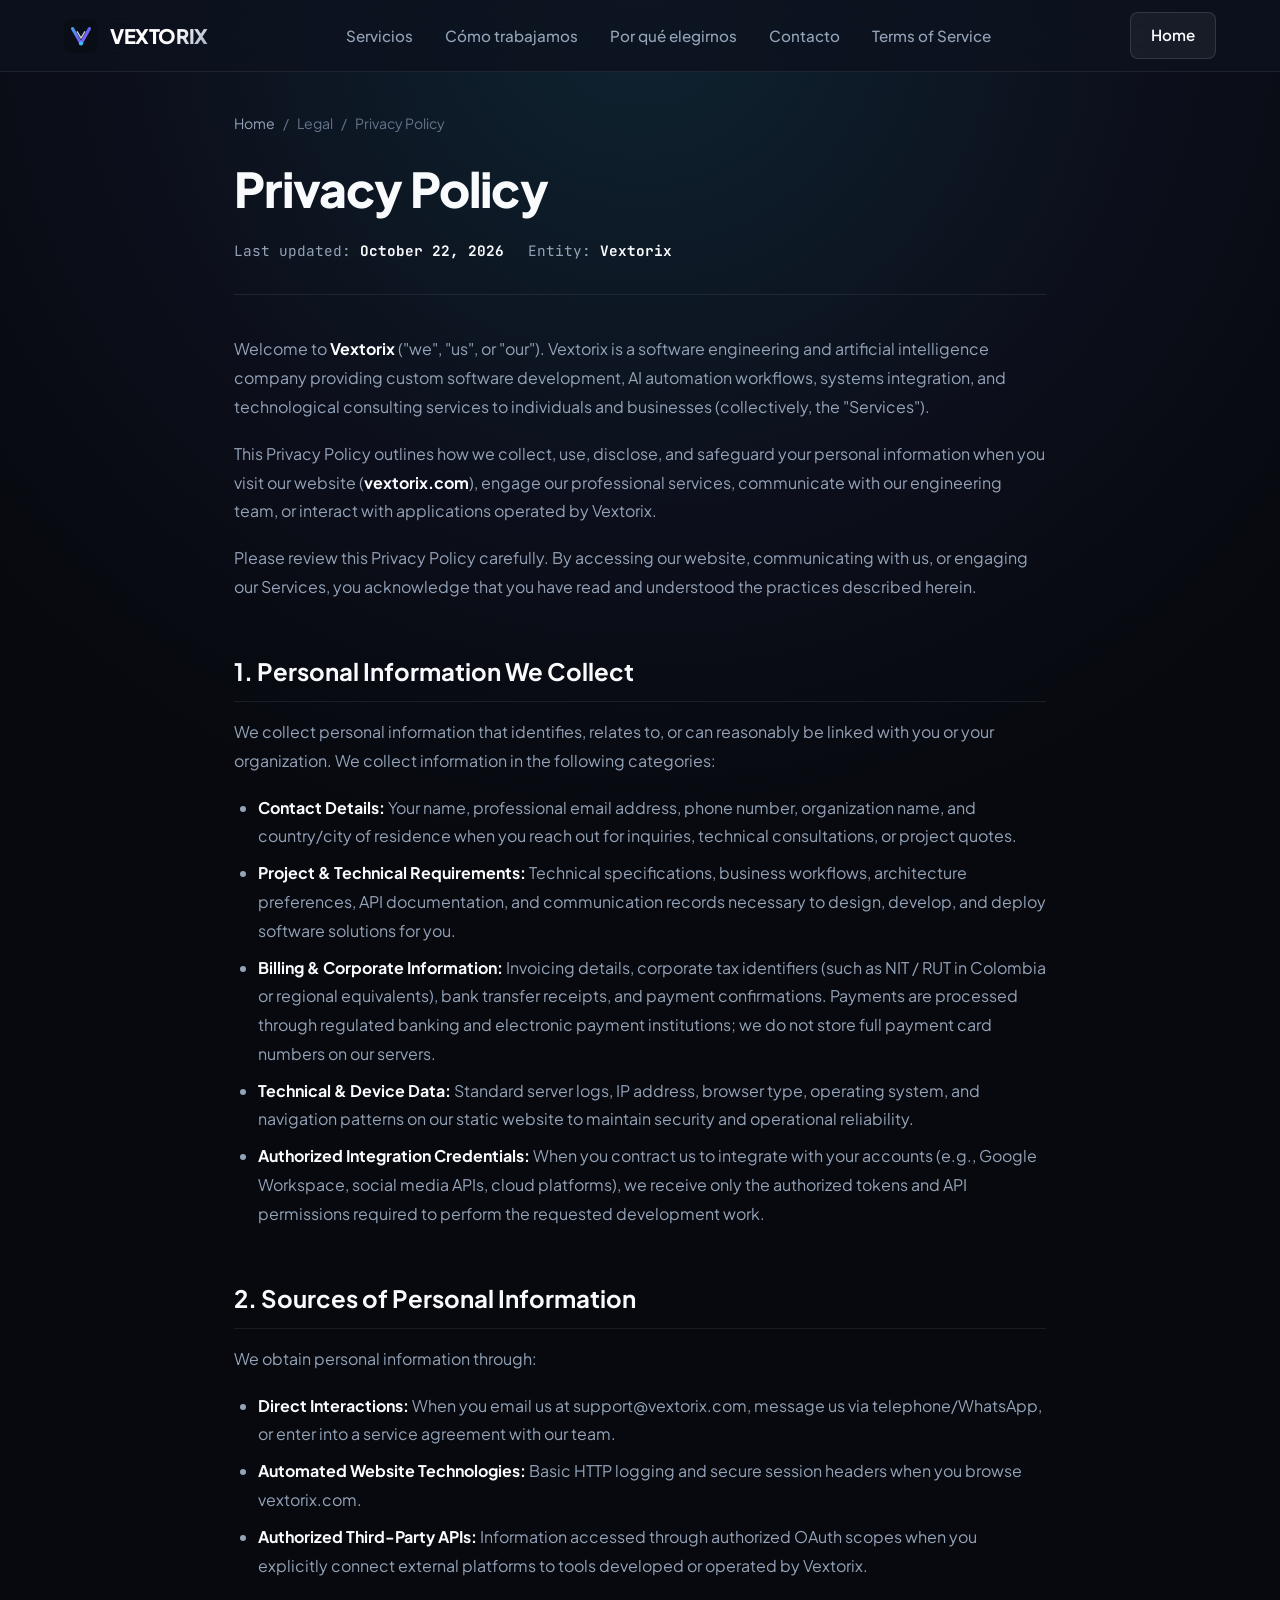
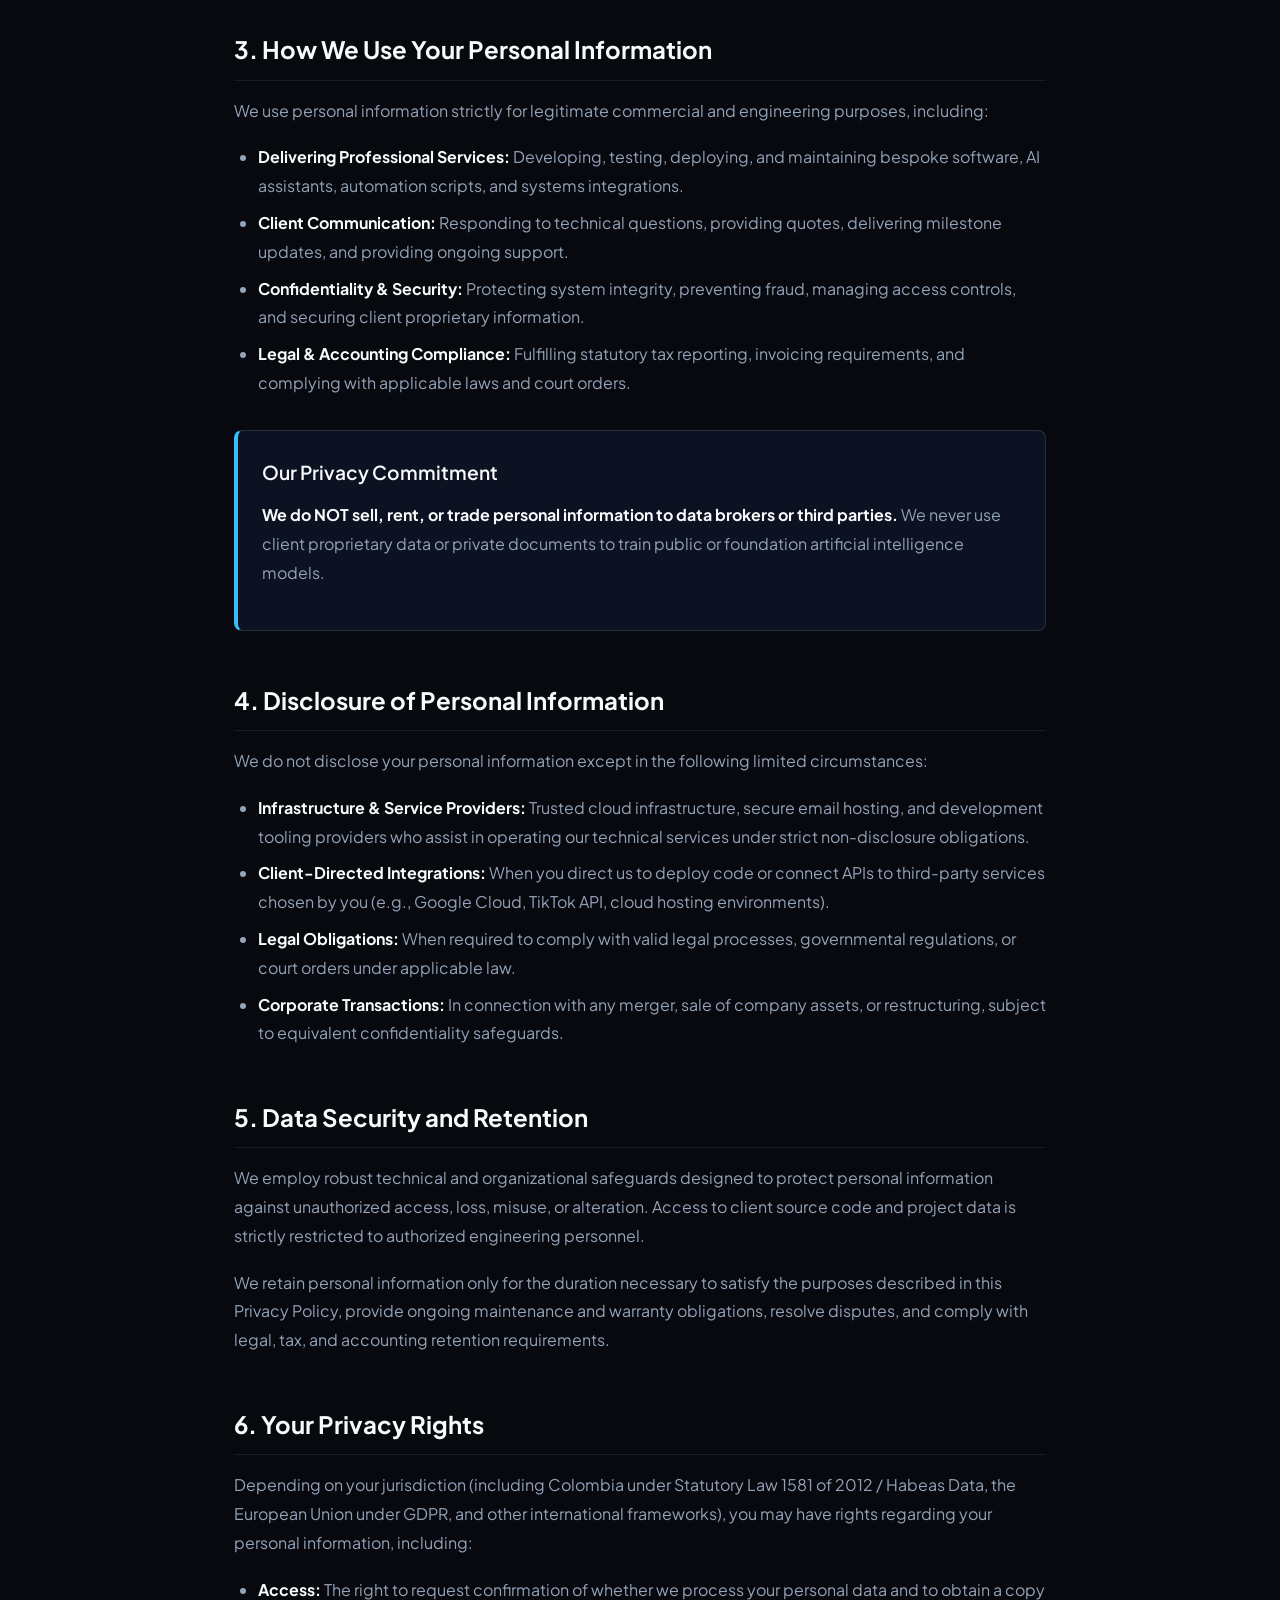
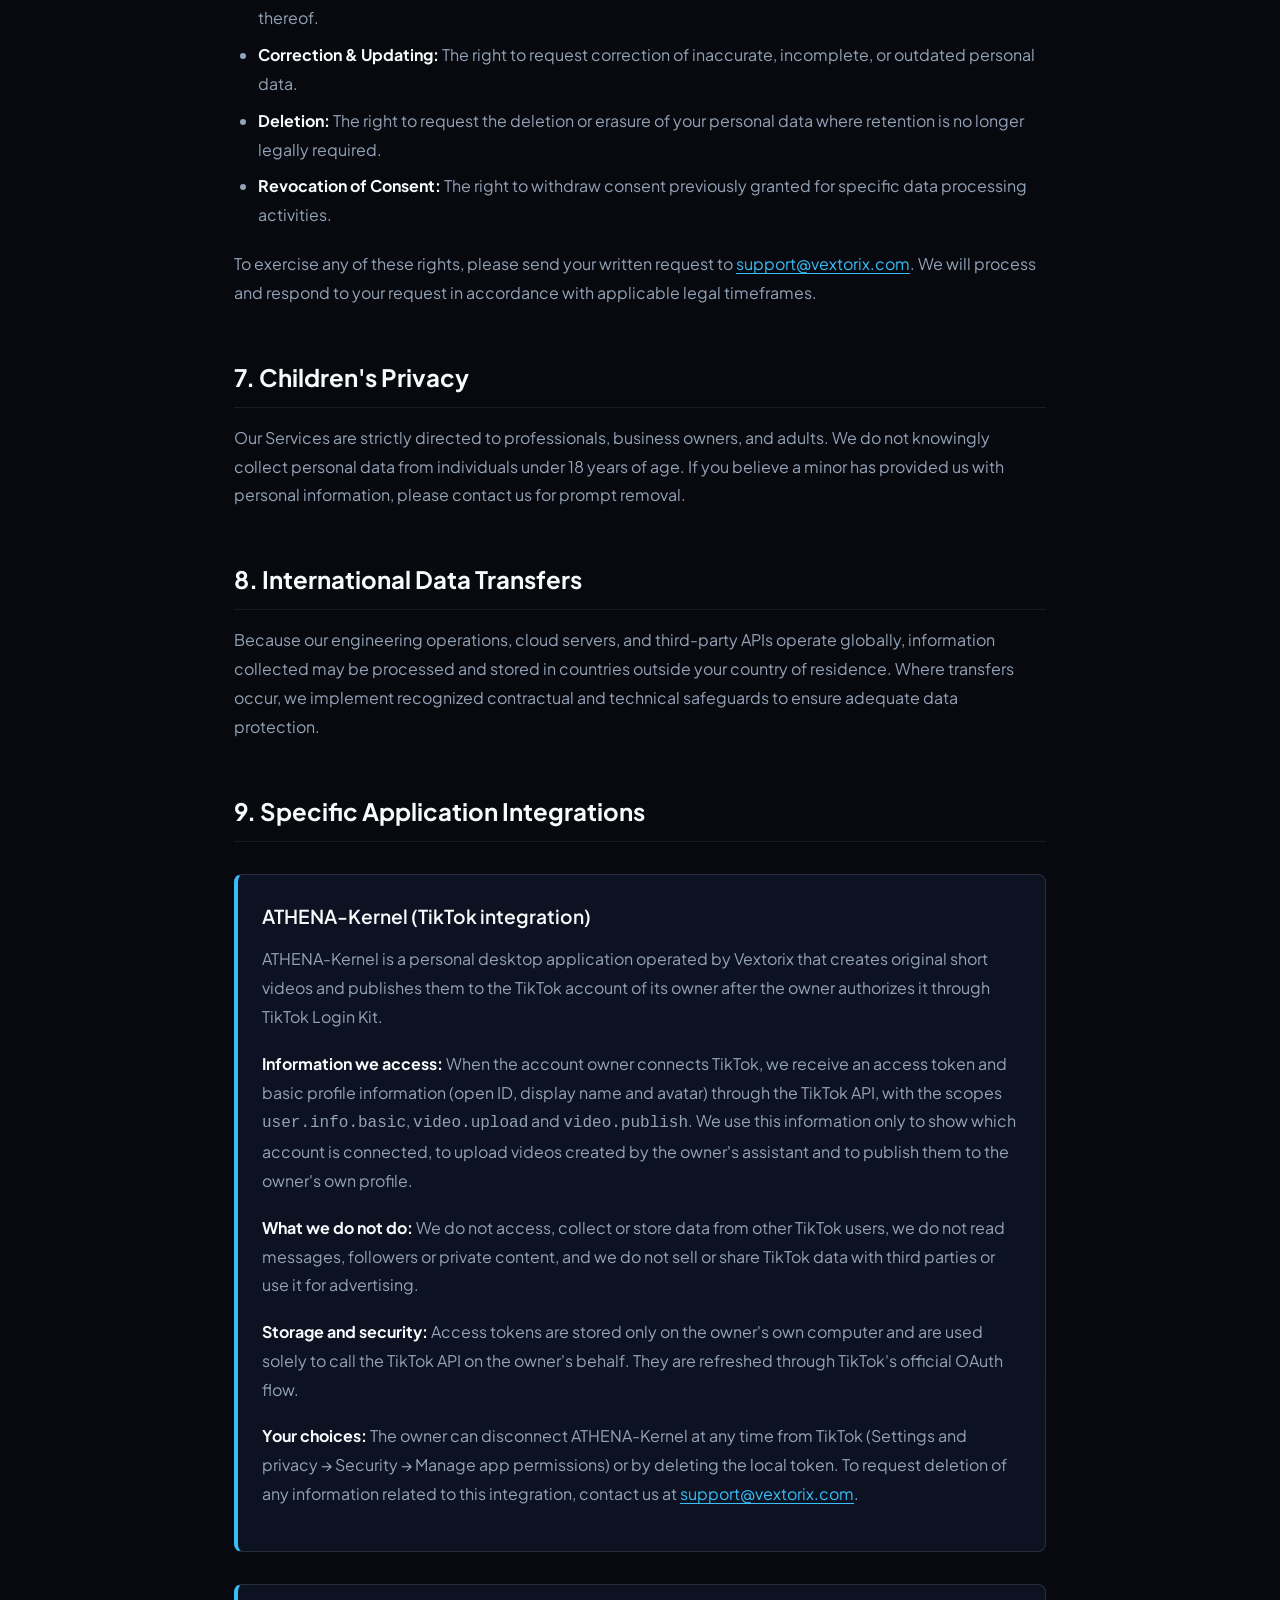
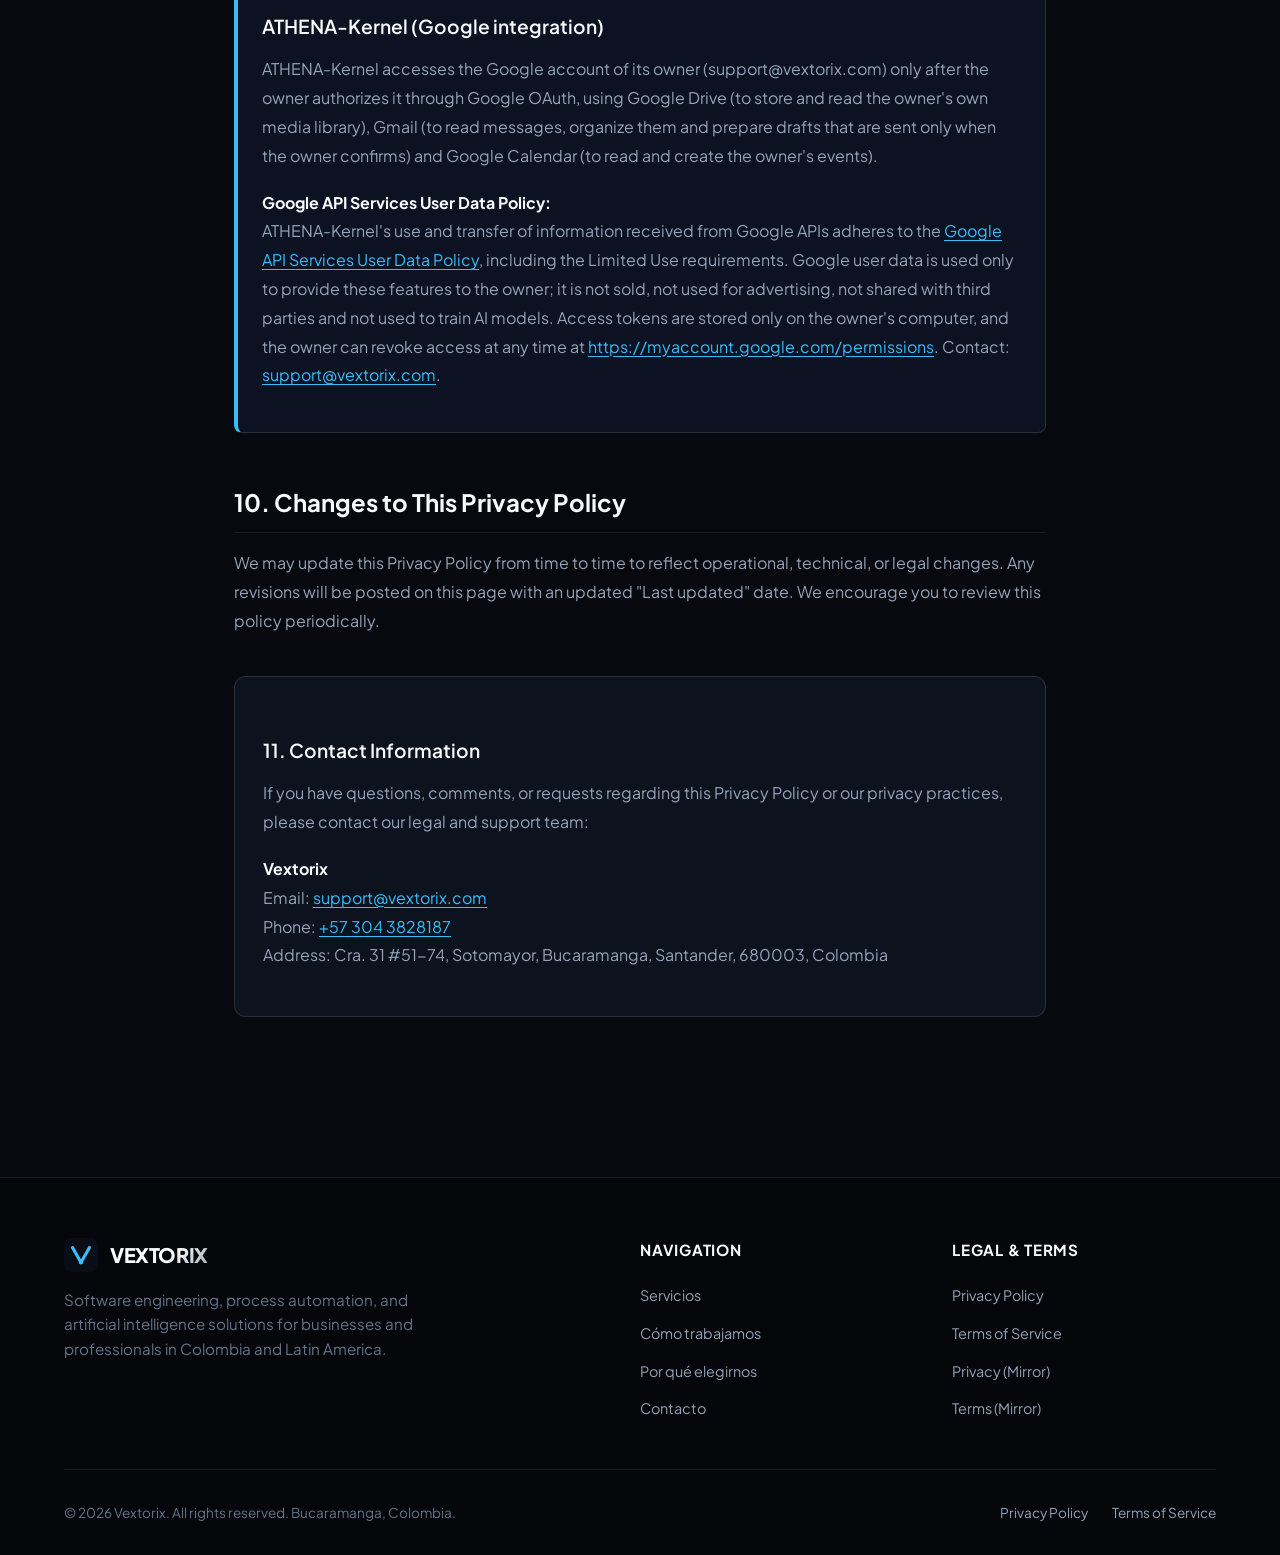
<file: privacy/index.html>
<!DOCTYPE html>
<html lang="en">
<head>
  <meta charset="UTF-8">
  <meta name="viewport" content="width=device-width, initial-scale=1.0">
  <title>Privacy Policy | VEXTORIX</title>
  <meta name="description" content="Privacy Policy for Vextorix software engineering and artificial intelligence services, including ATHENA-Kernel TikTok and Google integrations.">
  <meta name="robots" content="index, follow">
  <link rel="canonical" href="https://vextorix.com/policies/privacy-policy/">

  <!-- Open Graph -->
  <meta property="og:type" content="article">
  <meta property="og:url" content="https://vextorix.com/privacy/">
  <meta property="og:title" content="Privacy Policy | VEXTORIX">
  <meta property="og:description" content="Privacy Policy for Vextorix software engineering and artificial intelligence services.">
  <meta property="og:image" content="https://vextorix.com/favicon.svg">
  <meta property="og:site_name" content="Vextorix">

  <!-- Favicon -->
  <link rel="icon" type="image/svg+xml" href="/favicon.svg">

  <!-- Google Fonts -->
  <link rel="preconnect" href="https://fonts.googleapis.com">
  <link rel="preconnect" href="https://fonts.gstatic.com" crossorigin>
  <link href="https://fonts.googleapis.com/css2?family=JetBrains+Mono:wght@400;500;600&family=Plus+Jakarta+Sans:wght@400;500;600;700;800&display=swap" rel="stylesheet">

  <!-- Stylesheet -->
  <link rel="stylesheet" href="/css/style.css">
</head>
<body>
  <a href="#main-content" class="skip-link">Skip to main content</a>

  <!-- Header -->
  <header class="site-header">
    <div class="container">
      <a href="/" class="brand-link" aria-label="Vextorix Home">
        <svg class="brand-icon" viewBox="0 0 64 64" fill="none" xmlns="http://www.w3.org/2000/svg" aria-hidden="true">
          <defs>
            <linearGradient id="headerGradPrivM" x1="8" y1="8" x2="56" y2="56" gradientUnits="userSpaceOnUse">
              <stop offset="0%" stop-color="#38bdf8"/>
              <stop offset="50%" stop-color="#6366f1"/>
              <stop offset="100%" stop-color="#a855f7"/>
            </linearGradient>
          </defs>
          <rect width="64" height="64" rx="14" fill="#090d16"/>
          <path d="M16 18L32 46L48 18" stroke="url(#headerGradPrivM)" stroke-width="6" stroke-linecap="round" stroke-linejoin="round"/>
          <circle cx="32" cy="46" r="4" fill="#38bdf8"/>
          <path d="M25 24L32 36L39 24" stroke="#ffffff" stroke-width="2.5" stroke-linecap="round" stroke-linejoin="round" opacity="0.8"/>
        </svg>
        <span class="brand-name">VEXTORIX</span>
      </a>

      <nav aria-label="Main Navigation">
        <ul class="nav-menu">
          <li><a href="/#servicios" class="nav-link">Servicios</a></li>
          <li><a href="/#como-trabajamos" class="nav-link">Cómo trabajamos</a></li>
          <li><a href="/#por-que-elegirnos" class="nav-link">Por qué elegirnos</a></li>
          <li><a href="/#contacto" class="nav-link">Contacto</a></li>
          <li><a href="/policies/terms-of-service/" class="nav-link">Terms of Service</a></li>
        </ul>
      </nav>

      <div class="header-cta-group">
        <a href="/" class="btn btn-secondary">Home</a>
        <button class="mobile-toggle" aria-label="Toggle navigation menu" aria-expanded="false">
          <span></span>
          <span></span>
          <span></span>
        </button>
      </div>
    </div>
  </header>

  <main id="main-content" class="legal-page">
    <div class="container legal-container">
      <header class="legal-header">
        <div class="legal-breadcrumb">
          <a href="/">Home</a>
          <span>/</span>
          <span>Legal</span>
          <span>/</span>
          <span>Privacy Policy</span>
        </div>
        <h1 class="legal-title">Privacy Policy</h1>
        <div class="legal-meta">
          <div class="legal-meta-item">
            <span>Last updated:</span> <strong>October 22, 2026</strong>
          </div>
          <div class="legal-meta-item">
            <span>Entity:</span> <strong>Vextorix</strong>
          </div>
        </div>
      </header>

      <article class="legal-content">
        <p>
          Welcome to <strong>Vextorix</strong> ("we", "us", or "our"). Vextorix is a software engineering and artificial intelligence company providing custom software development, AI automation workflows, systems integration, and technological consulting services to individuals and businesses (collectively, the "Services").
        </p>
        <p>
          This Privacy Policy outlines how we collect, use, disclose, and safeguard your personal information when you visit our website (<strong>vextorix.com</strong>), engage our professional services, communicate with our engineering team, or interact with applications operated by Vextorix.
        </p>
        <p>
          Please review this Privacy Policy carefully. By accessing our website, communicating with us, or engaging our Services, you acknowledge that you have read and understood the practices described herein.
        </p>

        <h2>1. Personal Information We Collect</h2>
        <p>
          We collect personal information that identifies, relates to, or can reasonably be linked with you or your organization. We collect information in the following categories:
        </p>
        <ul>
          <li><strong>Contact Details:</strong> Your name, professional email address, phone number, organization name, and country/city of residence when you reach out for inquiries, technical consultations, or project quotes.</li>
          <li><strong>Project &amp; Technical Requirements:</strong> Technical specifications, business workflows, architecture preferences, API documentation, and communication records necessary to design, develop, and deploy software solutions for you.</li>
          <li><strong>Billing &amp; Corporate Information:</strong> Invoicing details, corporate tax identifiers (such as NIT / RUT in Colombia or regional equivalents), bank transfer receipts, and payment confirmations. Payments are processed through regulated banking and electronic payment institutions; we do not store full payment card numbers on our servers.</li>
          <li><strong>Technical &amp; Device Data:</strong> Standard server logs, IP address, browser type, operating system, and navigation patterns on our static website to maintain security and operational reliability.</li>
          <li><strong>Authorized Integration Credentials:</strong> When you contract us to integrate with your accounts (e.g., Google Workspace, social media APIs, cloud platforms), we receive only the authorized tokens and API permissions required to perform the requested development work.</li>
        </ul>

        <h2>2. Sources of Personal Information</h2>
        <p>We obtain personal information through:</p>
        <ul>
          <li><strong>Direct Interactions:</strong> When you email us at support@vextorix.com, message us via telephone/WhatsApp, or enter into a service agreement with our team.</li>
          <li><strong>Automated Website Technologies:</strong> Basic HTTP logging and secure session headers when you browse vextorix.com.</li>
          <li><strong>Authorized Third-Party APIs:</strong> Information accessed through authorized OAuth scopes when you explicitly connect external platforms to tools developed or operated by Vextorix.</li>
        </ul>

        <h2>3. How We Use Your Personal Information</h2>
        <p>We use personal information strictly for legitimate commercial and engineering purposes, including:</p>
        <ul>
          <li><strong>Delivering Professional Services:</strong> Developing, testing, deploying, and maintaining bespoke software, AI assistants, automation scripts, and systems integrations.</li>
          <li><strong>Client Communication:</strong> Responding to technical questions, providing quotes, delivering milestone updates, and providing ongoing support.</li>
          <li><strong>Confidentiality &amp; Security:</strong> Protecting system integrity, preventing fraud, managing access controls, and securing client proprietary information.</li>
          <li><strong>Legal &amp; Accounting Compliance:</strong> Fulfilling statutory tax reporting, invoicing requirements, and complying with applicable laws and court orders.</li>
        </ul>
        <div class="legal-box">
          <h3>Our Privacy Commitment</h3>
          <p>
            <strong>We do NOT sell, rent, or trade personal information to data brokers or third parties.</strong> We never use client proprietary data or private documents to train public or foundation artificial intelligence models.
          </p>
        </div>

        <h2>4. Disclosure of Personal Information</h2>
        <p>
          We do not disclose your personal information except in the following limited circumstances:
        </p>
        <ul>
          <li><strong>Infrastructure &amp; Service Providers:</strong> Trusted cloud infrastructure, secure email hosting, and development tooling providers who assist in operating our technical services under strict non-disclosure obligations.</li>
          <li><strong>Client-Directed Integrations:</strong> When you direct us to deploy code or connect APIs to third-party services chosen by you (e.g., Google Cloud, TikTok API, cloud hosting environments).</li>
          <li><strong>Legal Obligations:</strong> When required to comply with valid legal processes, governmental regulations, or court orders under applicable law.</li>
          <li><strong>Corporate Transactions:</strong> In connection with any merger, sale of company assets, or restructuring, subject to equivalent confidentiality safeguards.</li>
        </ul>

        <h2>5. Data Security and Retention</h2>
        <p>
          We employ robust technical and organizational safeguards designed to protect personal information against unauthorized access, loss, misuse, or alteration. Access to client source code and project data is strictly restricted to authorized engineering personnel.
        </p>
        <p>
          We retain personal information only for the duration necessary to satisfy the purposes described in this Privacy Policy, provide ongoing maintenance and warranty obligations, resolve disputes, and comply with legal, tax, and accounting retention requirements.
        </p>

        <h2>6. Your Privacy Rights</h2>
        <p>
          Depending on your jurisdiction (including Colombia under Statutory Law 1581 of 2012 / Habeas Data, the European Union under GDPR, and other international frameworks), you may have rights regarding your personal information, including:
        </p>
        <ul>
          <li><strong>Access:</strong> The right to request confirmation of whether we process your personal data and to obtain a copy thereof.</li>
          <li><strong>Correction &amp; Updating:</strong> The right to request correction of inaccurate, incomplete, or outdated personal data.</li>
          <li><strong>Deletion:</strong> The right to request the deletion or erasure of your personal data where retention is no longer legally required.</li>
          <li><strong>Revocation of Consent:</strong> The right to withdraw consent previously granted for specific data processing activities.</li>
        </ul>
        <p>
          To exercise any of these rights, please send your written request to <a href="mailto:support@vextorix.com">support@vextorix.com</a>. We will process and respond to your request in accordance with applicable legal timeframes.
        </p>

        <h2>7. Children's Privacy</h2>
        <p>
          Our Services are strictly directed to professionals, business owners, and adults. We do not knowingly collect personal data from individuals under 18 years of age. If you believe a minor has provided us with personal information, please contact us for prompt removal.
        </p>

        <h2>8. International Data Transfers</h2>
        <p>
          Because our engineering operations, cloud servers, and third-party APIs operate globally, information collected may be processed and stored in countries outside your country of residence. Where transfers occur, we implement recognized contractual and technical safeguards to ensure adequate data protection.
        </p>

        <h2>9. Specific Application Integrations</h2>

        <div class="legal-box" id="athena-kernel-tiktok">
          <h3>ATHENA-Kernel (TikTok integration)</h3>
          <p>
            ATHENA-Kernel is a personal desktop application operated by Vextorix that creates original short videos and publishes them to the TikTok account of its owner after the owner authorizes it through TikTok Login Kit.
          </p>
          <p>
            <strong>Information we access:</strong> When the account owner connects TikTok, we receive an access token and basic profile information (open ID, display name and avatar) through the TikTok API, with the scopes <code>user.info.basic</code>, <code>video.upload</code> and <code>video.publish</code>. We use this information only to show which account is connected, to upload videos created by the owner's assistant and to publish them to the owner's own profile.
          </p>
          <p>
            <strong>What we do not do:</strong> We do not access, collect or store data from other TikTok users, we do not read messages, followers or private content, and we do not sell or share TikTok data with third parties or use it for advertising.
          </p>
          <p>
            <strong>Storage and security:</strong> Access tokens are stored only on the owner's own computer and are used solely to call the TikTok API on the owner's behalf. They are refreshed through TikTok's official OAuth flow.
          </p>
          <p>
            <strong>Your choices:</strong> The owner can disconnect ATHENA-Kernel at any time from TikTok (Settings and privacy &rarr; Security &rarr; Manage app permissions) or by deleting the local token. To request deletion of any information related to this integration, contact us at <a href="mailto:support@vextorix.com">support@vextorix.com</a>.
          </p>
        </div>

        <div class="legal-box" id="athena-kernel-google">
          <h3>ATHENA-Kernel (Google integration)</h3>
          <p>
            ATHENA-Kernel accesses the Google account of its owner (support@vextorix.com) only after the owner authorizes it through Google OAuth, using Google Drive (to store and read the owner's own media library), Gmail (to read messages, organize them and prepare drafts that are sent only when the owner confirms) and Google Calendar (to read and create the owner's events).
          </p>
          <p>
            <strong>Google API Services User Data Policy:</strong><br>
            ATHENA-Kernel's use and transfer of information received from Google APIs adheres to the <a href="https://developers.google.com/terms/api-services-user-data-policy" target="_blank" rel="noopener noreferrer">Google API Services User Data Policy</a>, including the Limited Use requirements. Google user data is used only to provide these features to the owner; it is not sold, not used for advertising, not shared with third parties and not used to train AI models. Access tokens are stored only on the owner's computer, and the owner can revoke access at any time at <a href="https://myaccount.google.com/permissions" target="_blank" rel="noopener noreferrer">https://myaccount.google.com/permissions</a>. Contact: <a href="mailto:support@vextorix.com">support@vextorix.com</a>.
          </p>
        </div>

        <h2>10. Changes to This Privacy Policy</h2>
        <p>
          We may update this Privacy Policy from time to time to reflect operational, technical, or legal changes. Any revisions will be posted on this page with an updated "Last updated" date. We encourage you to review this policy periodically.
        </p>

        <div class="legal-contact-card">
          <h3>11. Contact Information</h3>
          <p>
            If you have questions, comments, or requests regarding this Privacy Policy or our privacy practices, please contact our legal and support team:
          </p>
          <p>
            <strong>Vextorix</strong><br>
            Email: <a href="mailto:support@vextorix.com">support@vextorix.com</a><br>
            Phone: <a href="tel:+573043828187">+57 304 3828187</a><br>
            Address: Cra. 31 #51-74, Sotomayor, Bucaramanga, Santander, 680003, Colombia
          </p>
        </div>
      </article>
    </div>
  </main>

  <!-- Footer -->
  <footer class="site-footer">
    <div class="container">
      <div class="footer-top">
        <div class="footer-brand">
          <a href="/" class="brand-link">
            <svg class="brand-icon" viewBox="0 0 64 64" fill="none" xmlns="http://www.w3.org/2000/svg" aria-hidden="true">
              <rect width="64" height="64" rx="14" fill="#090d16"/>
              <path d="M16 18L32 46L48 18" stroke="#38bdf8" stroke-width="6" stroke-linecap="round" stroke-linejoin="round"/>
              <circle cx="32" cy="46" r="4" fill="#38bdf8"/>
            </svg>
            <span class="brand-name">VEXTORIX</span>
          </a>
          <p>
            Software engineering, process automation, and artificial intelligence solutions for businesses and professionals in Colombia and Latin America.
          </p>
        </div>

        <div class="footer-col">
          <h4>Navigation</h4>
          <ul class="footer-links">
            <li><a href="/#servicios">Servicios</a></li>
            <li><a href="/#como-trabajamos">Cómo trabajamos</a></li>
            <li><a href="/#por-que-elegirnos">Por qué elegirnos</a></li>
            <li><a href="/#contacto">Contacto</a></li>
          </ul>
        </div>

        <div class="footer-col">
          <h4>Legal &amp; Terms</h4>
          <ul class="footer-links">
            <li><a href="/policies/privacy-policy/">Privacy Policy</a></li>
            <li><a href="/policies/terms-of-service/">Terms of Service</a></li>
            <li><a href="/privacy/">Privacy (Mirror)</a></li>
            <li><a href="/terms/">Terms (Mirror)</a></li>
          </ul>
        </div>
      </div>

      <div class="footer-bottom">
        <div>
          &copy; <span data-year>2026</span> Vextorix. All rights reserved. Bucaramanga, Colombia.
        </div>
        <div class="footer-legal-links">
          <a href="/policies/privacy-policy/">Privacy Policy</a>
          <a href="/policies/terms-of-service/">Terms of Service</a>
        </div>
      </div>
    </div>
  </footer>

  <script src="/js/main.js"></script>
</body>
</html>
</file>
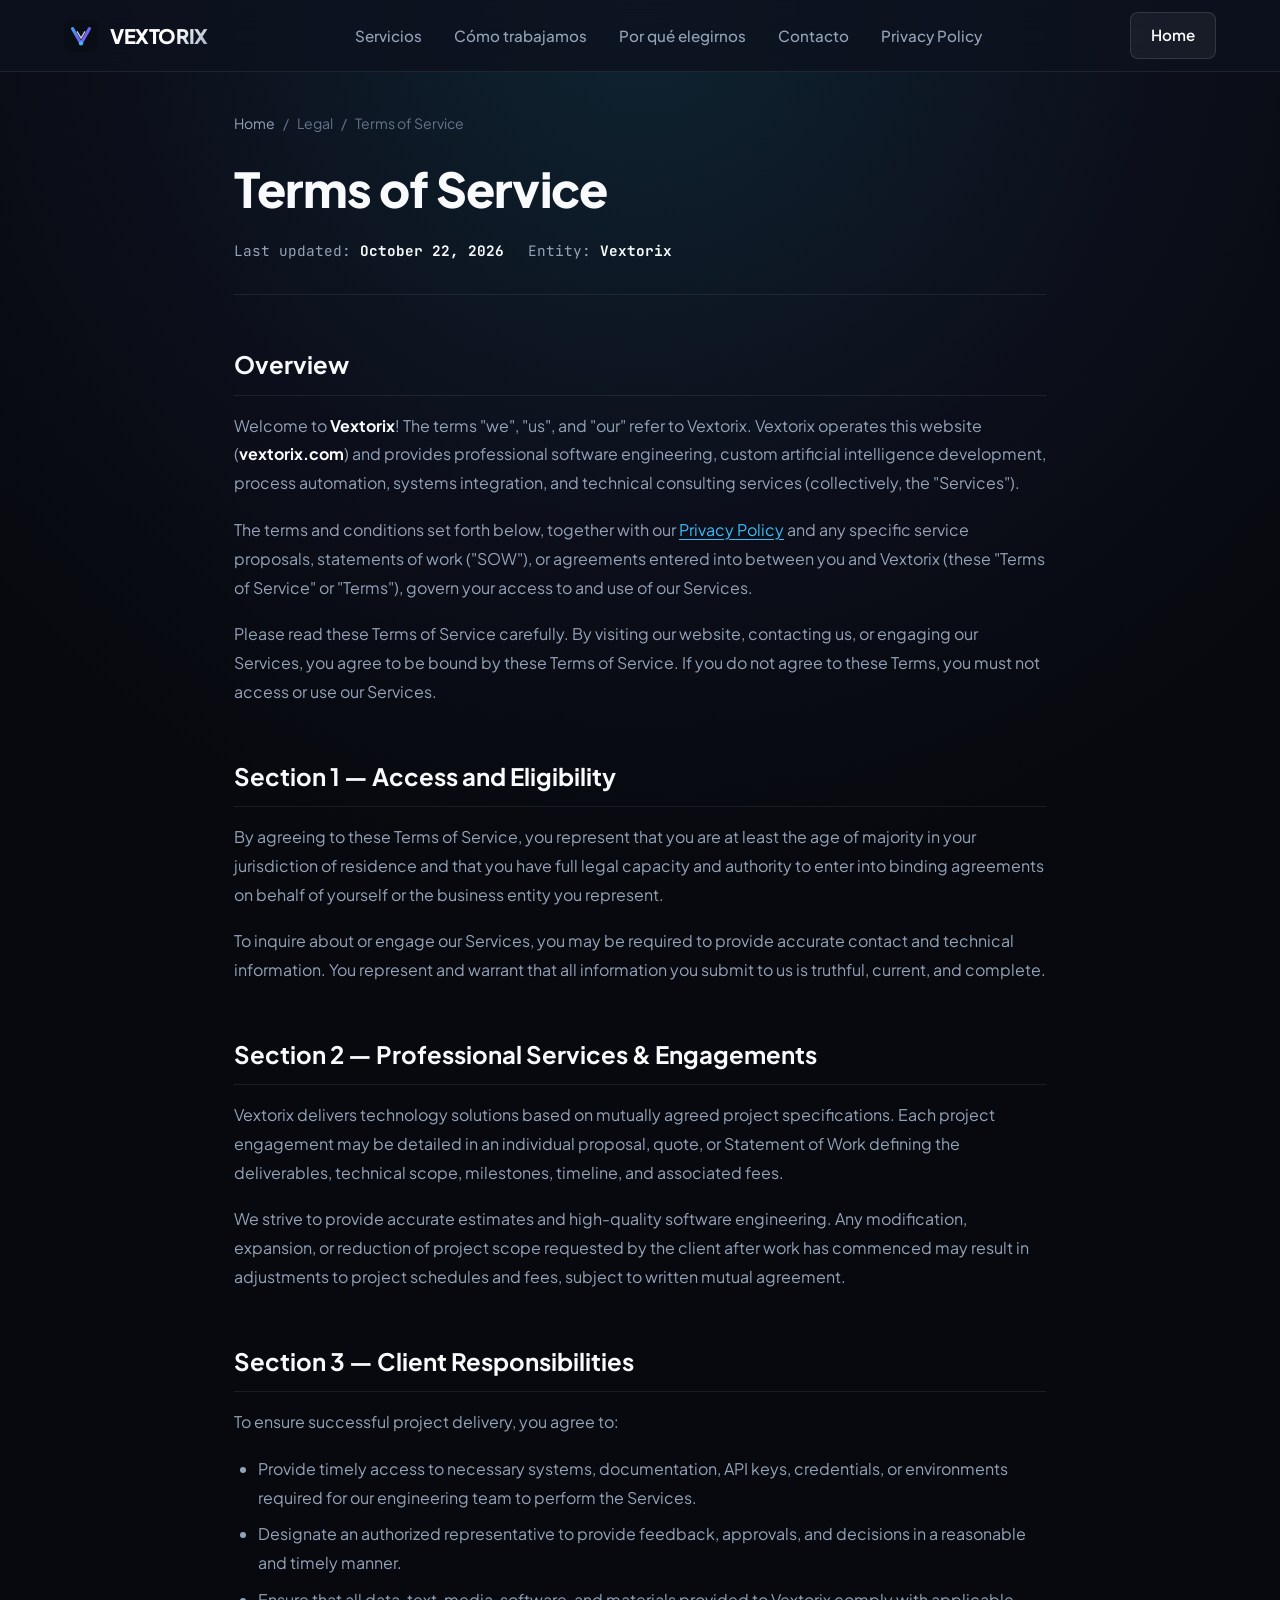
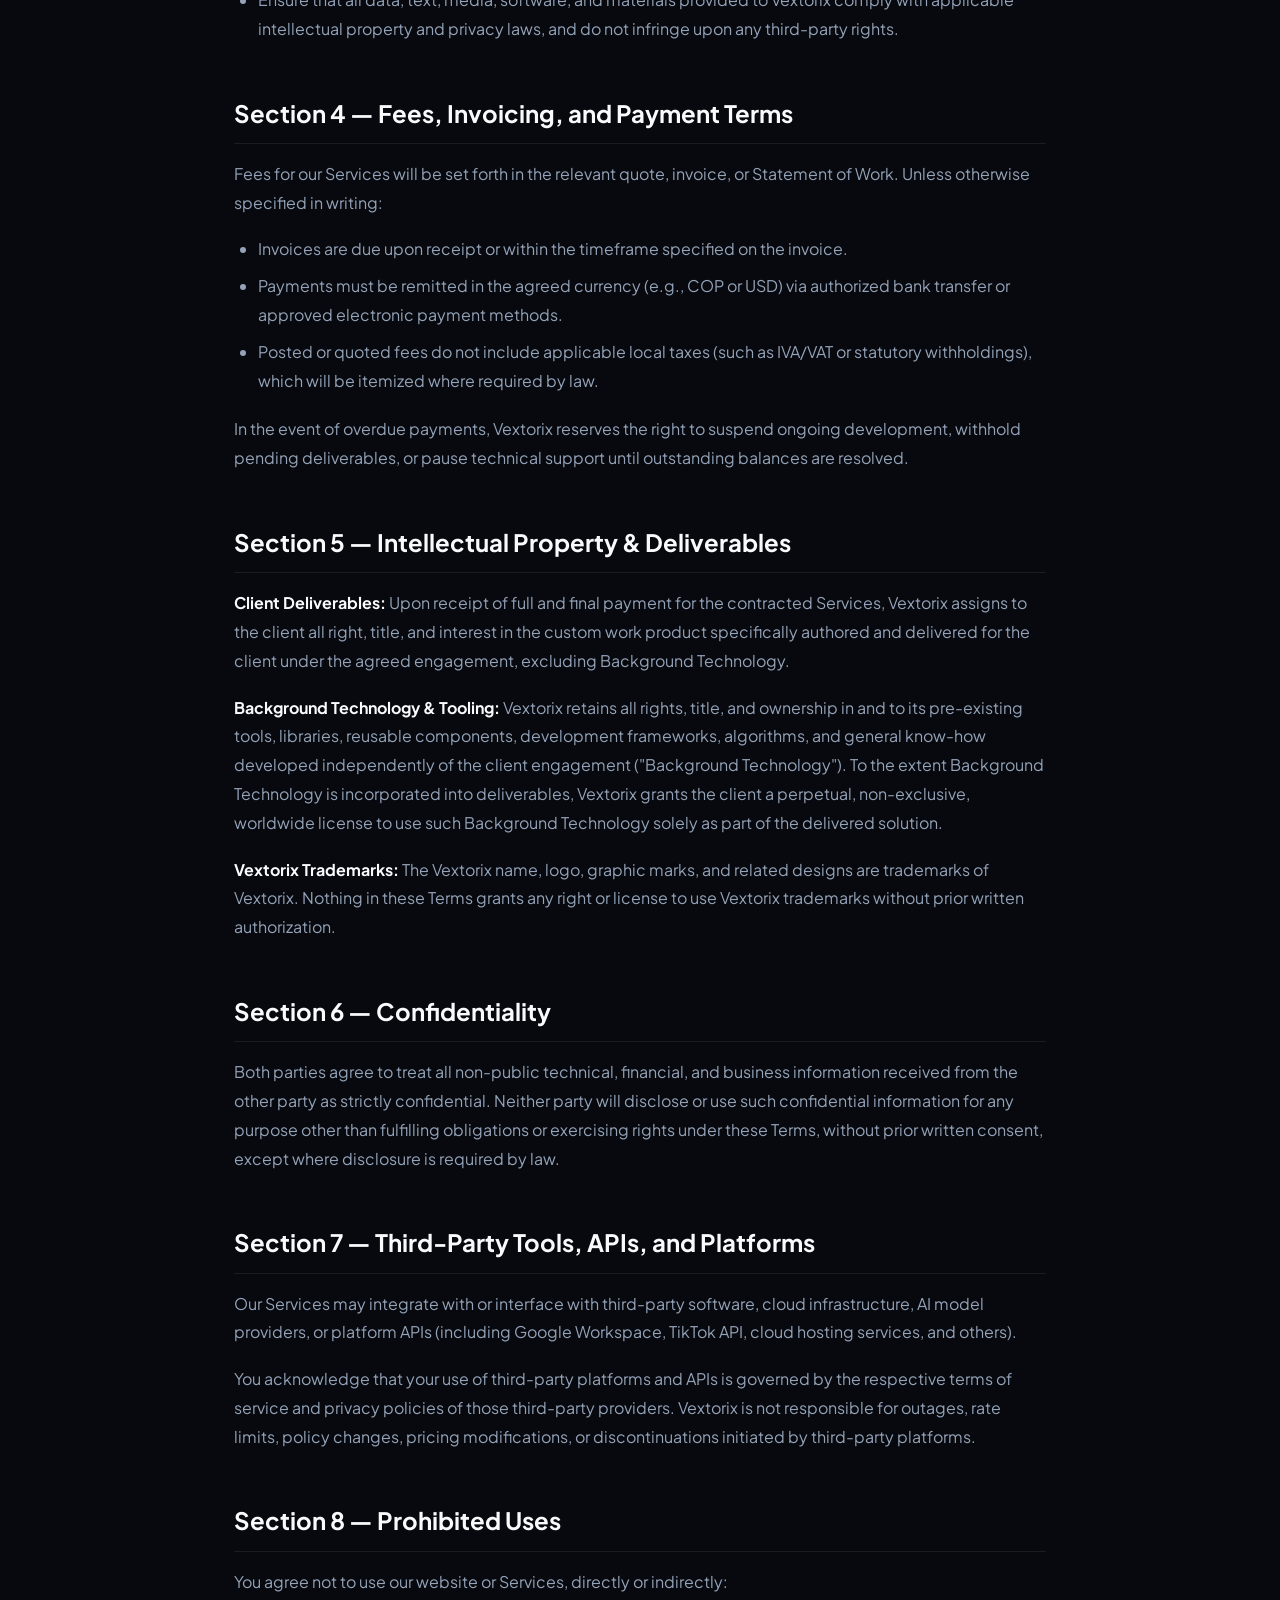
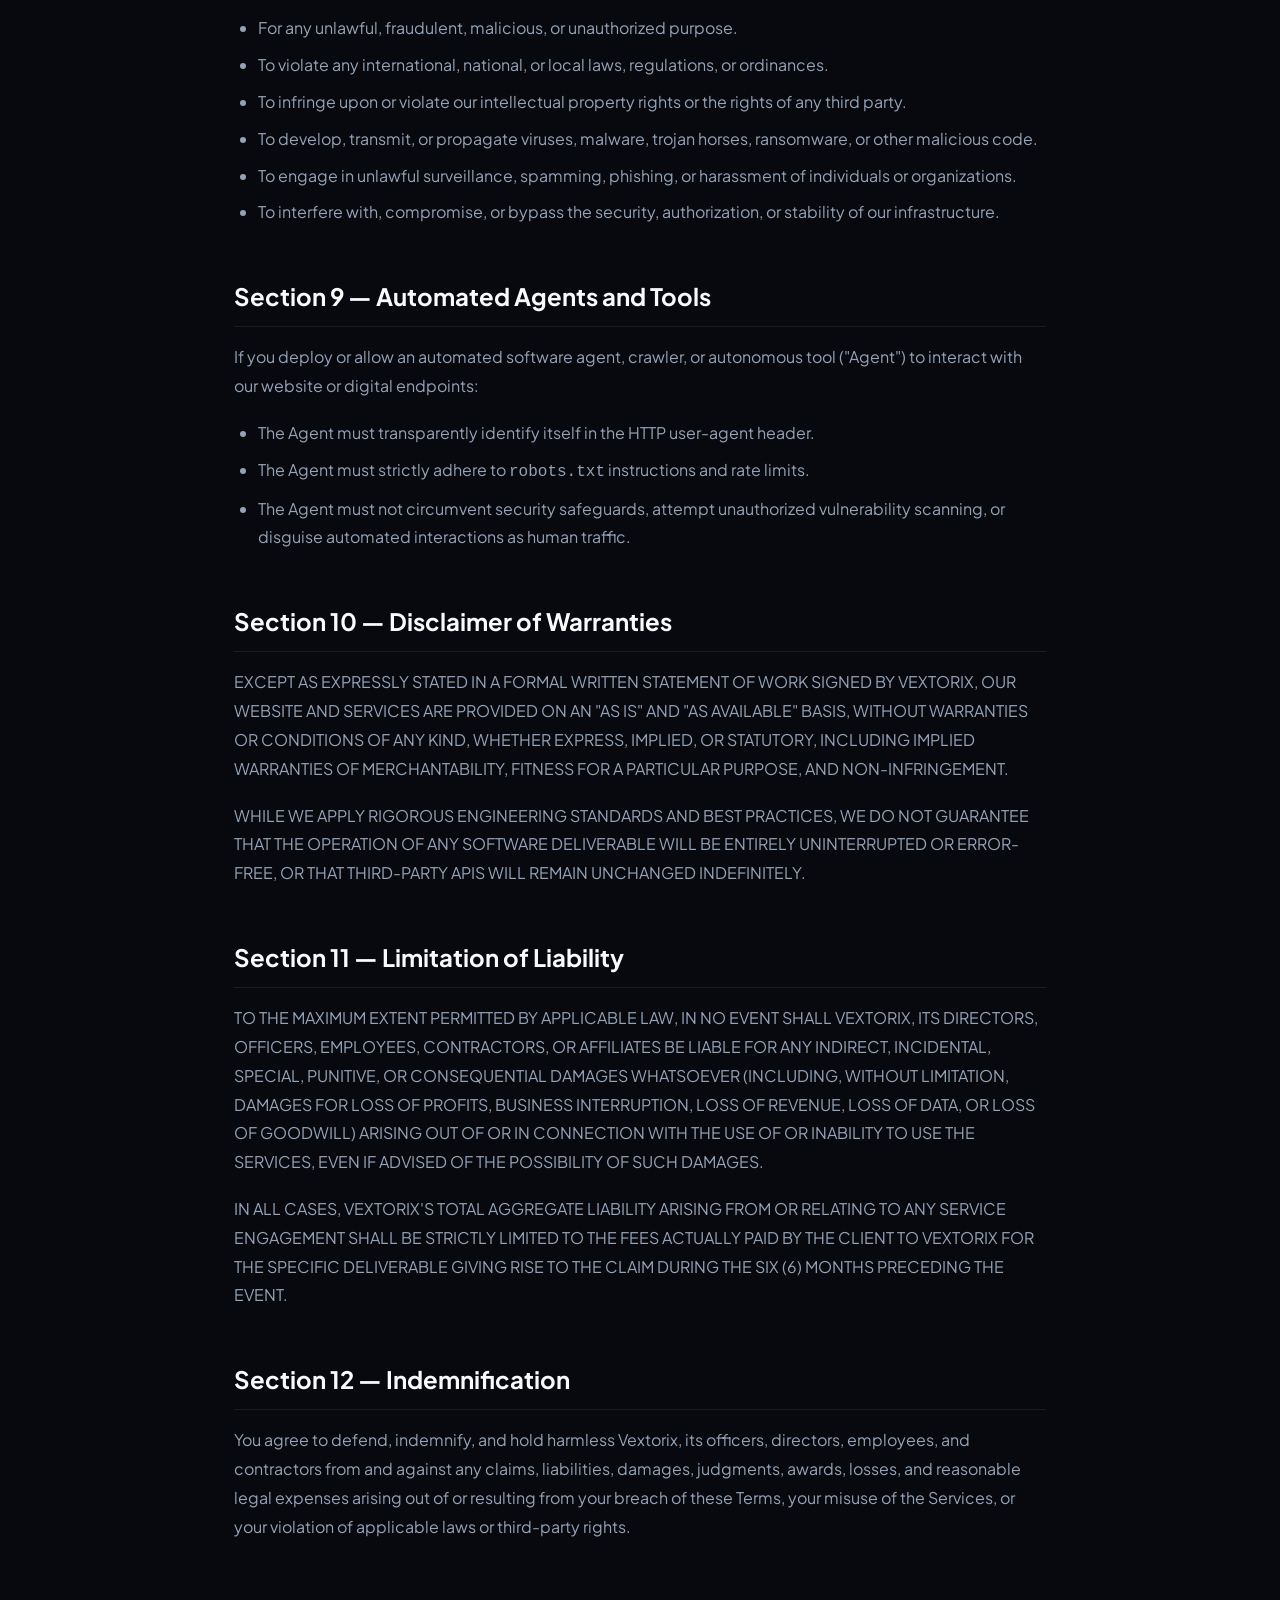
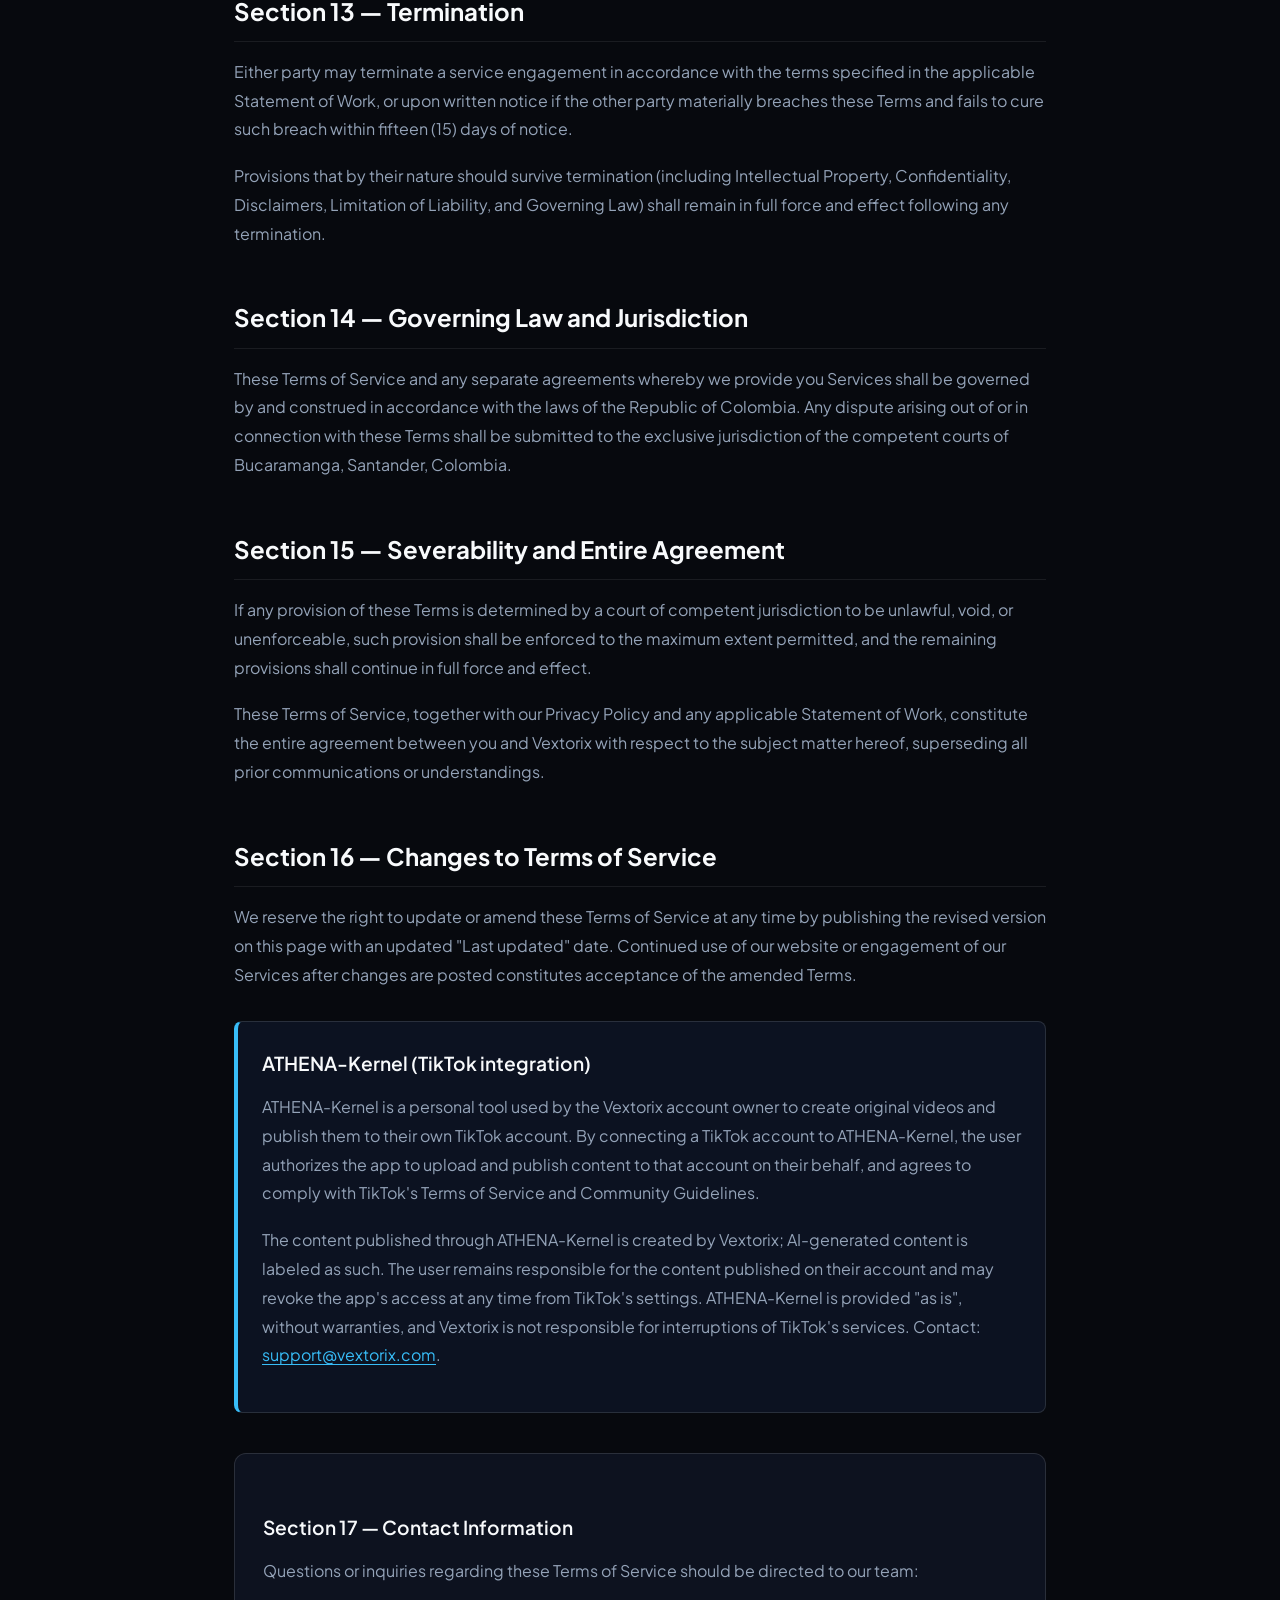
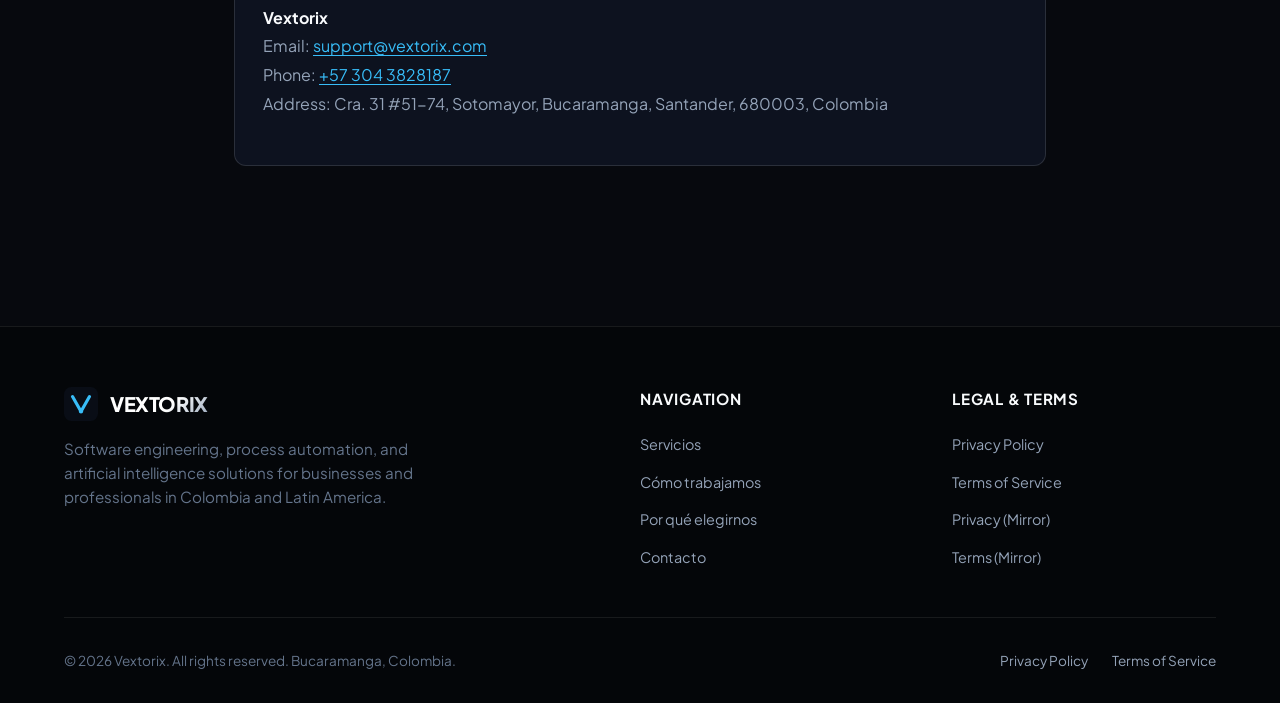
<file: terms/index.html>
<!DOCTYPE html>
<html lang="en">
<head>
  <meta charset="UTF-8">
  <meta name="viewport" content="width=device-width, initial-scale=1.0">
  <title>Terms of Service | VEXTORIX</title>
  <meta name="description" content="Terms of Service for Vextorix software engineering, artificial intelligence, automation, and technology consulting services.">
  <meta name="robots" content="index, follow">
  <link rel="canonical" href="https://vextorix.com/policies/terms-of-service/">

  <!-- Open Graph -->
  <meta property="og:type" content="article">
  <meta property="og:url" content="https://vextorix.com/terms/">
  <meta property="og:title" content="Terms of Service | VEXTORIX">
  <meta property="og:description" content="Terms of Service for Vextorix software engineering and AI consulting services.">
  <meta property="og:image" content="https://vextorix.com/favicon.svg">
  <meta property="og:site_name" content="Vextorix">

  <!-- Favicon -->
  <link rel="icon" type="image/svg+xml" href="/favicon.svg">

  <!-- Google Fonts -->
  <link rel="preconnect" href="https://fonts.googleapis.com">
  <link rel="preconnect" href="https://fonts.gstatic.com" crossorigin>
  <link href="https://fonts.googleapis.com/css2?family=JetBrains+Mono:wght@400;500;600&family=Plus+Jakarta+Sans:wght@400;500;600;700;800&display=swap" rel="stylesheet">

  <!-- Stylesheet -->
  <link rel="stylesheet" href="/css/style.css">
</head>
<body>
  <a href="#main-content" class="skip-link">Skip to main content</a>

  <!-- Header -->
  <header class="site-header">
    <div class="container">
      <a href="/" class="brand-link" aria-label="Vextorix Home">
        <svg class="brand-icon" viewBox="0 0 64 64" fill="none" xmlns="http://www.w3.org/2000/svg" aria-hidden="true">
          <defs>
            <linearGradient id="headerGradTermsM" x1="8" y1="8" x2="56" y2="56" gradientUnits="userSpaceOnUse">
              <stop offset="0%" stop-color="#38bdf8"/>
              <stop offset="50%" stop-color="#6366f1"/>
              <stop offset="100%" stop-color="#a855f7"/>
            </linearGradient>
          </defs>
          <rect width="64" height="64" rx="14" fill="#090d16"/>
          <path d="M16 18L32 46L48 18" stroke="url(#headerGradTermsM)" stroke-width="6" stroke-linecap="round" stroke-linejoin="round"/>
          <circle cx="32" cy="46" r="4" fill="#38bdf8"/>
          <path d="M25 24L32 36L39 24" stroke="#ffffff" stroke-width="2.5" stroke-linecap="round" stroke-linejoin="round" opacity="0.8"/>
        </svg>
        <span class="brand-name">VEXTORIX</span>
      </a>

      <nav aria-label="Main Navigation">
        <ul class="nav-menu">
          <li><a href="/#servicios" class="nav-link">Servicios</a></li>
          <li><a href="/#como-trabajamos" class="nav-link">Cómo trabajamos</a></li>
          <li><a href="/#por-que-elegirnos" class="nav-link">Por qué elegirnos</a></li>
          <li><a href="/#contacto" class="nav-link">Contacto</a></li>
          <li><a href="/policies/privacy-policy/" class="nav-link">Privacy Policy</a></li>
        </ul>
      </nav>

      <div class="header-cta-group">
        <a href="/" class="btn btn-secondary">Home</a>
        <button class="mobile-toggle" aria-label="Toggle navigation menu" aria-expanded="false">
          <span></span>
          <span></span>
          <span></span>
        </button>
      </div>
    </div>
  </header>

  <main id="main-content" class="legal-page">
    <div class="container legal-container">
      <header class="legal-header">
        <div class="legal-breadcrumb">
          <a href="/">Home</a>
          <span>/</span>
          <span>Legal</span>
          <span>/</span>
          <span>Terms of Service</span>
        </div>
        <h1 class="legal-title">Terms of Service</h1>
        <div class="legal-meta">
          <div class="legal-meta-item">
            <span>Last updated:</span> <strong>October 22, 2026</strong>
          </div>
          <div class="legal-meta-item">
            <span>Entity:</span> <strong>Vextorix</strong>
          </div>
        </div>
      </header>

      <article class="legal-content">
        <h2>Overview</h2>
        <p>
          Welcome to <strong>Vextorix</strong>! The terms "we", "us", and "our" refer to Vextorix. Vextorix operates this website (<strong>vextorix.com</strong>) and provides professional software engineering, custom artificial intelligence development, process automation, systems integration, and technical consulting services (collectively, the "Services").
        </p>
        <p>
          The terms and conditions set forth below, together with our <a href="/policies/privacy-policy/">Privacy Policy</a> and any specific service proposals, statements of work ("SOW"), or agreements entered into between you and Vextorix (these "Terms of Service" or "Terms"), govern your access to and use of our Services.
        </p>
        <p>
          Please read these Terms of Service carefully. By visiting our website, contacting us, or engaging our Services, you agree to be bound by these Terms of Service. If you do not agree to these Terms, you must not access or use our Services.
        </p>

        <h2>Section 1 &mdash; Access and Eligibility</h2>
        <p>
          By agreeing to these Terms of Service, you represent that you are at least the age of majority in your jurisdiction of residence and that you have full legal capacity and authority to enter into binding agreements on behalf of yourself or the business entity you represent.
        </p>
        <p>
          To inquire about or engage our Services, you may be required to provide accurate contact and technical information. You represent and warrant that all information you submit to us is truthful, current, and complete.
        </p>

        <h2>Section 2 &mdash; Professional Services &amp; Engagements</h2>
        <p>
          Vextorix delivers technology solutions based on mutually agreed project specifications. Each project engagement may be detailed in an individual proposal, quote, or Statement of Work defining the deliverables, technical scope, milestones, timeline, and associated fees.
        </p>
        <p>
          We strive to provide accurate estimates and high-quality software engineering. Any modification, expansion, or reduction of project scope requested by the client after work has commenced may result in adjustments to project schedules and fees, subject to written mutual agreement.
        </p>

        <h2>Section 3 &mdash; Client Responsibilities</h2>
        <p>
          To ensure successful project delivery, you agree to:
        </p>
        <ul>
          <li>Provide timely access to necessary systems, documentation, API keys, credentials, or environments required for our engineering team to perform the Services.</li>
          <li>Designate an authorized representative to provide feedback, approvals, and decisions in a reasonable and timely manner.</li>
          <li>Ensure that all data, text, media, software, and materials provided to Vextorix comply with applicable intellectual property and privacy laws, and do not infringe upon any third-party rights.</li>
        </ul>

        <h2>Section 4 &mdash; Fees, Invoicing, and Payment Terms</h2>
        <p>
          Fees for our Services will be set forth in the relevant quote, invoice, or Statement of Work. Unless otherwise specified in writing:
        </p>
        <ul>
          <li>Invoices are due upon receipt or within the timeframe specified on the invoice.</li>
          <li>Payments must be remitted in the agreed currency (e.g., COP or USD) via authorized bank transfer or approved electronic payment methods.</li>
          <li>Posted or quoted fees do not include applicable local taxes (such as IVA/VAT or statutory withholdings), which will be itemized where required by law.</li>
        </ul>
        <p>
          In the event of overdue payments, Vextorix reserves the right to suspend ongoing development, withhold pending deliverables, or pause technical support until outstanding balances are resolved.
        </p>

        <h2>Section 5 &mdash; Intellectual Property &amp; Deliverables</h2>
        <p>
          <strong>Client Deliverables:</strong> Upon receipt of full and final payment for the contracted Services, Vextorix assigns to the client all right, title, and interest in the custom work product specifically authored and delivered for the client under the agreed engagement, excluding Background Technology.
        </p>
        <p>
          <strong>Background Technology &amp; Tooling:</strong> Vextorix retains all rights, title, and ownership in and to its pre-existing tools, libraries, reusable components, development frameworks, algorithms, and general know-how developed independently of the client engagement ("Background Technology"). To the extent Background Technology is incorporated into deliverables, Vextorix grants the client a perpetual, non-exclusive, worldwide license to use such Background Technology solely as part of the delivered solution.
        </p>
        <p>
          <strong>Vextorix Trademarks:</strong> The Vextorix name, logo, graphic marks, and related designs are trademarks of Vextorix. Nothing in these Terms grants any right or license to use Vextorix trademarks without prior written authorization.
        </p>

        <h2>Section 6 &mdash; Confidentiality</h2>
        <p>
          Both parties agree to treat all non-public technical, financial, and business information received from the other party as strictly confidential. Neither party will disclose or use such confidential information for any purpose other than fulfilling obligations or exercising rights under these Terms, without prior written consent, except where disclosure is required by law.
        </p>

        <h2>Section 7 &mdash; Third-Party Tools, APIs, and Platforms</h2>
        <p>
          Our Services may integrate with or interface with third-party software, cloud infrastructure, AI model providers, or platform APIs (including Google Workspace, TikTok API, cloud hosting services, and others).
        </p>
        <p>
          You acknowledge that your use of third-party platforms and APIs is governed by the respective terms of service and privacy policies of those third-party providers. Vextorix is not responsible for outages, rate limits, policy changes, pricing modifications, or discontinuations initiated by third-party platforms.
        </p>

        <h2>Section 8 &mdash; Prohibited Uses</h2>
        <p>
          You agree not to use our website or Services, directly or indirectly:
        </p>
        <ul>
          <li>For any unlawful, fraudulent, malicious, or unauthorized purpose.</li>
          <li>To violate any international, national, or local laws, regulations, or ordinances.</li>
          <li>To infringe upon or violate our intellectual property rights or the rights of any third party.</li>
          <li>To develop, transmit, or propagate viruses, malware, trojan horses, ransomware, or other malicious code.</li>
          <li>To engage in unlawful surveillance, spamming, phishing, or harassment of individuals or organizations.</li>
          <li>To interfere with, compromise, or bypass the security, authorization, or stability of our infrastructure.</li>
        </ul>

        <h2>Section 9 &mdash; Automated Agents and Tools</h2>
        <p>
          If you deploy or allow an automated software agent, crawler, or autonomous tool ("Agent") to interact with our website or digital endpoints:
        </p>
        <ul>
          <li>The Agent must transparently identify itself in the HTTP user-agent header.</li>
          <li>The Agent must strictly adhere to <code>robots.txt</code> instructions and rate limits.</li>
          <li>The Agent must not circumvent security safeguards, attempt unauthorized vulnerability scanning, or disguise automated interactions as human traffic.</li>
        </ul>

        <h2>Section 10 &mdash; Disclaimer of Warranties</h2>
        <p>
          EXCEPT AS EXPRESSLY STATED IN A FORMAL WRITTEN STATEMENT OF WORK SIGNED BY VEXTORIX, OUR WEBSITE AND SERVICES ARE PROVIDED ON AN "AS IS" AND "AS AVAILABLE" BASIS, WITHOUT WARRANTIES OR CONDITIONS OF ANY KIND, WHETHER EXPRESS, IMPLIED, OR STATUTORY, INCLUDING IMPLIED WARRANTIES OF MERCHANTABILITY, FITNESS FOR A PARTICULAR PURPOSE, AND NON-INFRINGEMENT.
        </p>
        <p>
          WHILE WE APPLY RIGOROUS ENGINEERING STANDARDS AND BEST PRACTICES, WE DO NOT GUARANTEE THAT THE OPERATION OF ANY SOFTWARE DELIVERABLE WILL BE ENTIRELY UNINTERRUPTED OR ERROR-FREE, OR THAT THIRD-PARTY APIS WILL REMAIN UNCHANGED INDEFINITELY.
        </p>

        <h2>Section 11 &mdash; Limitation of Liability</h2>
        <p>
          TO THE MAXIMUM EXTENT PERMITTED BY APPLICABLE LAW, IN NO EVENT SHALL VEXTORIX, ITS DIRECTORS, OFFICERS, EMPLOYEES, CONTRACTORS, OR AFFILIATES BE LIABLE FOR ANY INDIRECT, INCIDENTAL, SPECIAL, PUNITIVE, OR CONSEQUENTIAL DAMAGES WHATSOEVER (INCLUDING, WITHOUT LIMITATION, DAMAGES FOR LOSS OF PROFITS, BUSINESS INTERRUPTION, LOSS OF REVENUE, LOSS OF DATA, OR LOSS OF GOODWILL) ARISING OUT OF OR IN CONNECTION WITH THE USE OF OR INABILITY TO USE THE SERVICES, EVEN IF ADVISED OF THE POSSIBILITY OF SUCH DAMAGES.
        </p>
        <p>
          IN ALL CASES, VEXTORIX'S TOTAL AGGREGATE LIABILITY ARISING FROM OR RELATING TO ANY SERVICE ENGAGEMENT SHALL BE STRICTLY LIMITED TO THE FEES ACTUALLY PAID BY THE CLIENT TO VEXTORIX FOR THE SPECIFIC DELIVERABLE GIVING RISE TO THE CLAIM DURING THE SIX (6) MONTHS PRECEDING THE EVENT.
        </p>

        <h2>Section 12 &mdash; Indemnification</h2>
        <p>
          You agree to defend, indemnify, and hold harmless Vextorix, its officers, directors, employees, and contractors from and against any claims, liabilities, damages, judgments, awards, losses, and reasonable legal expenses arising out of or resulting from your breach of these Terms, your misuse of the Services, or your violation of applicable laws or third-party rights.
        </p>

        <h2>Section 13 &mdash; Termination</h2>
        <p>
          Either party may terminate a service engagement in accordance with the terms specified in the applicable Statement of Work, or upon written notice if the other party materially breaches these Terms and fails to cure such breach within fifteen (15) days of notice.
        </p>
        <p>
          Provisions that by their nature should survive termination (including Intellectual Property, Confidentiality, Disclaimers, Limitation of Liability, and Governing Law) shall remain in full force and effect following any termination.
        </p>

        <h2>Section 14 &mdash; Governing Law and Jurisdiction</h2>
        <p>
          These Terms of Service and any separate agreements whereby we provide you Services shall be governed by and construed in accordance with the laws of the Republic of Colombia. Any dispute arising out of or in connection with these Terms shall be submitted to the exclusive jurisdiction of the competent courts of Bucaramanga, Santander, Colombia.
        </p>

        <h2>Section 15 &mdash; Severability and Entire Agreement</h2>
        <p>
          If any provision of these Terms is determined by a court of competent jurisdiction to be unlawful, void, or unenforceable, such provision shall be enforced to the maximum extent permitted, and the remaining provisions shall continue in full force and effect.
        </p>
        <p>
          These Terms of Service, together with our Privacy Policy and any applicable Statement of Work, constitute the entire agreement between you and Vextorix with respect to the subject matter hereof, superseding all prior communications or understandings.
        </p>

        <h2>Section 16 &mdash; Changes to Terms of Service</h2>
        <p>
          We reserve the right to update or amend these Terms of Service at any time by publishing the revised version on this page with an updated "Last updated" date. Continued use of our website or engagement of our Services after changes are posted constitutes acceptance of the amended Terms.
        </p>

        <div class="legal-box" id="athena-kernel-tiktok-terms">
          <h3>ATHENA-Kernel (TikTok integration)</h3>
          <p>
            ATHENA-Kernel is a personal tool used by the Vextorix account owner to create original videos and publish them to their own TikTok account. By connecting a TikTok account to ATHENA-Kernel, the user authorizes the app to upload and publish content to that account on their behalf, and agrees to comply with TikTok's Terms of Service and Community Guidelines.
          </p>
          <p>
            The content published through ATHENA-Kernel is created by Vextorix; AI-generated content is labeled as such. The user remains responsible for the content published on their account and may revoke the app's access at any time from TikTok's settings. ATHENA-Kernel is provided "as is", without warranties, and Vextorix is not responsible for interruptions of TikTok's services. Contact: <a href="mailto:support@vextorix.com">support@vextorix.com</a>.
          </p>
        </div>

        <div class="legal-contact-card">
          <h3>Section 17 &mdash; Contact Information</h3>
          <p>
            Questions or inquiries regarding these Terms of Service should be directed to our team:
          </p>
          <p>
            <strong>Vextorix</strong><br>
            Email: <a href="mailto:support@vextorix.com">support@vextorix.com</a><br>
            Phone: <a href="tel:+573043828187">+57 304 3828187</a><br>
            Address: Cra. 31 #51-74, Sotomayor, Bucaramanga, Santander, 680003, Colombia
          </p>
        </div>
      </article>
    </div>
  </main>

  <!-- Footer -->
  <footer class="site-footer">
    <div class="container">
      <div class="footer-top">
        <div class="footer-brand">
          <a href="/" class="brand-link">
            <svg class="brand-icon" viewBox="0 0 64 64" fill="none" xmlns="http://www.w3.org/2000/svg" aria-hidden="true">
              <rect width="64" height="64" rx="14" fill="#090d16"/>
              <path d="M16 18L32 46L48 18" stroke="#38bdf8" stroke-width="6" stroke-linecap="round" stroke-linejoin="round"/>
              <circle cx="32" cy="46" r="4" fill="#38bdf8"/>
            </svg>
            <span class="brand-name">VEXTORIX</span>
          </a>
          <p>
            Software engineering, process automation, and artificial intelligence solutions for businesses and professionals in Colombia and Latin America.
          </p>
        </div>

        <div class="footer-col">
          <h4>Navigation</h4>
          <ul class="footer-links">
            <li><a href="/#servicios">Servicios</a></li>
            <li><a href="/#como-trabajamos">Cómo trabajamos</a></li>
            <li><a href="/#por-que-elegirnos">Por qué elegirnos</a></li>
            <li><a href="/#contacto">Contacto</a></li>
          </ul>
        </div>

        <div class="footer-col">
          <h4>Legal &amp; Terms</h4>
          <ul class="footer-links">
            <li><a href="/policies/privacy-policy/">Privacy Policy</a></li>
            <li><a href="/policies/terms-of-service/">Terms of Service</a></li>
            <li><a href="/privacy/">Privacy (Mirror)</a></li>
            <li><a href="/terms/">Terms (Mirror)</a></li>
          </ul>
        </div>
      </div>

      <div class="footer-bottom">
        <div>
          &copy; <span data-year>2026</span> Vextorix. All rights reserved. Bucaramanga, Colombia.
        </div>
        <div class="footer-legal-links">
          <a href="/policies/privacy-policy/">Privacy Policy</a>
          <a href="/policies/terms-of-service/">Terms of Service</a>
        </div>
      </div>
    </div>
  </footer>

  <script src="/js/main.js"></script>
</body>
</html>
</file>
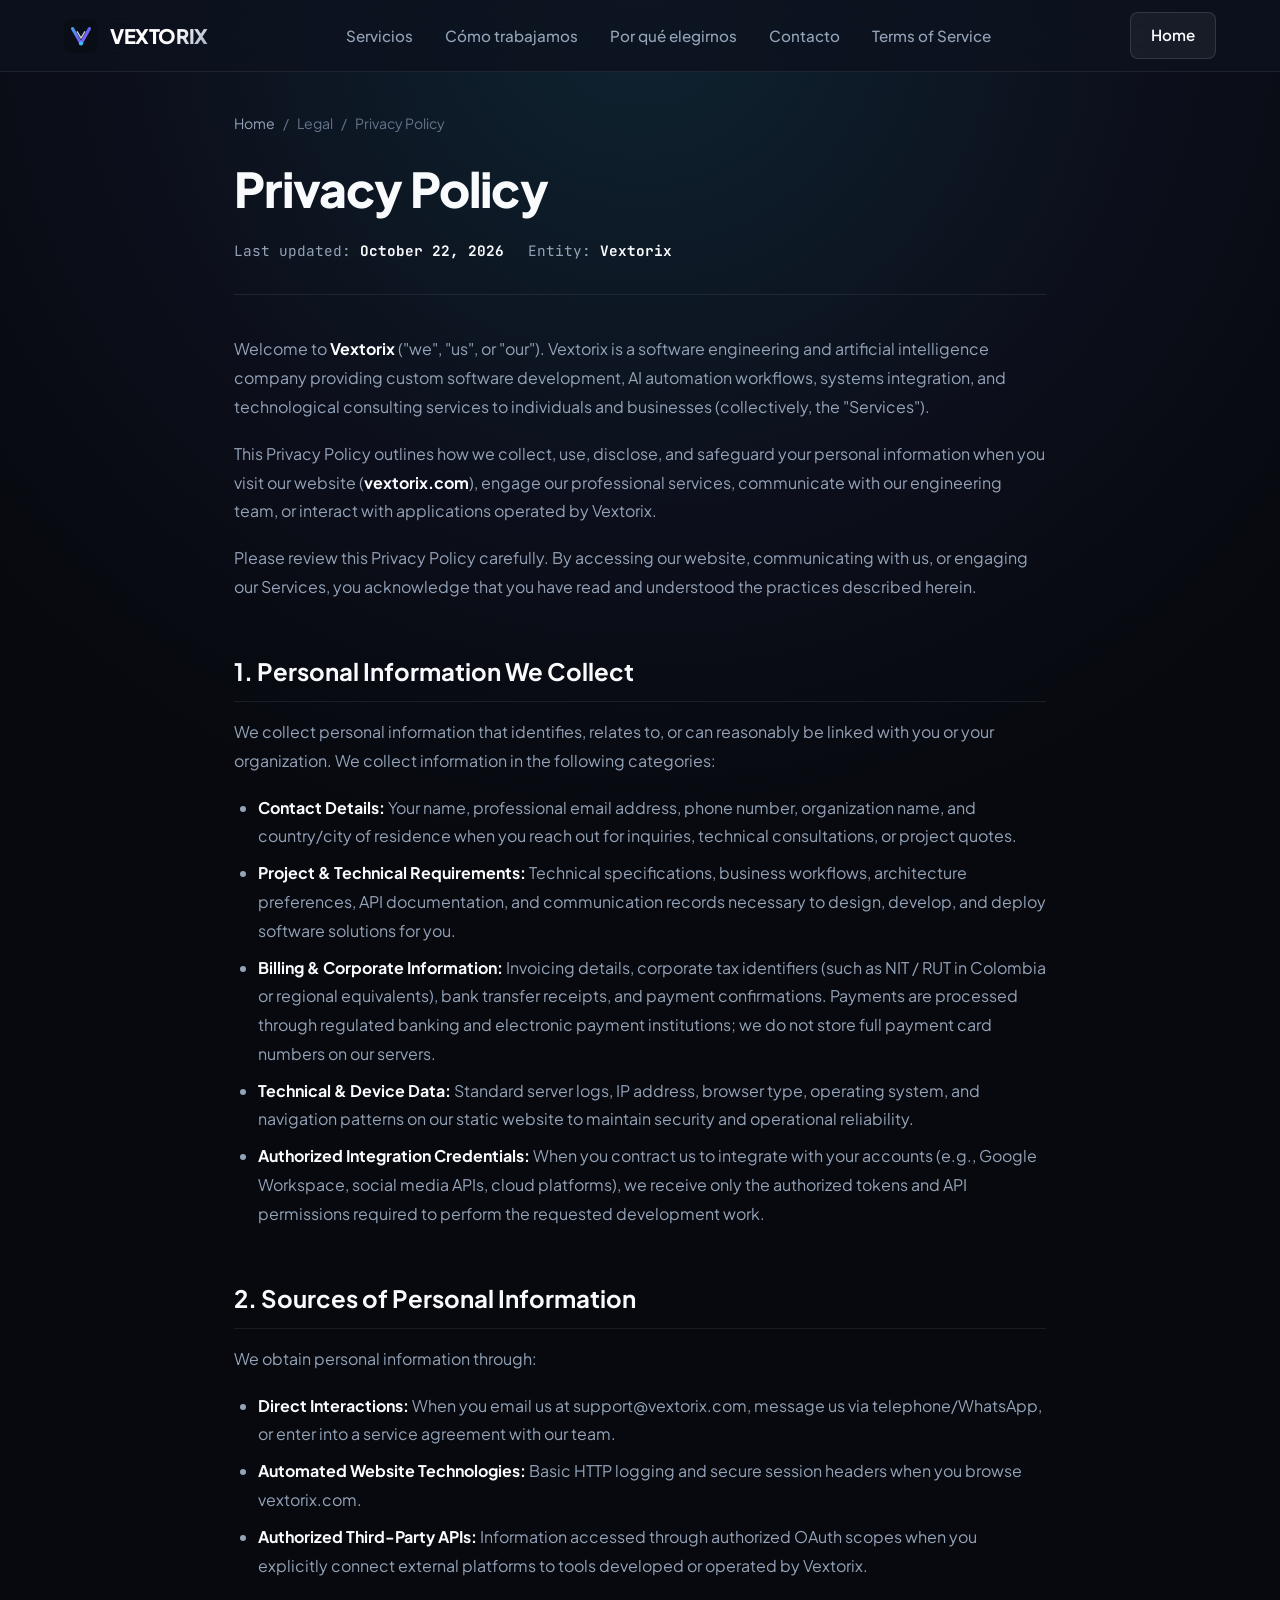
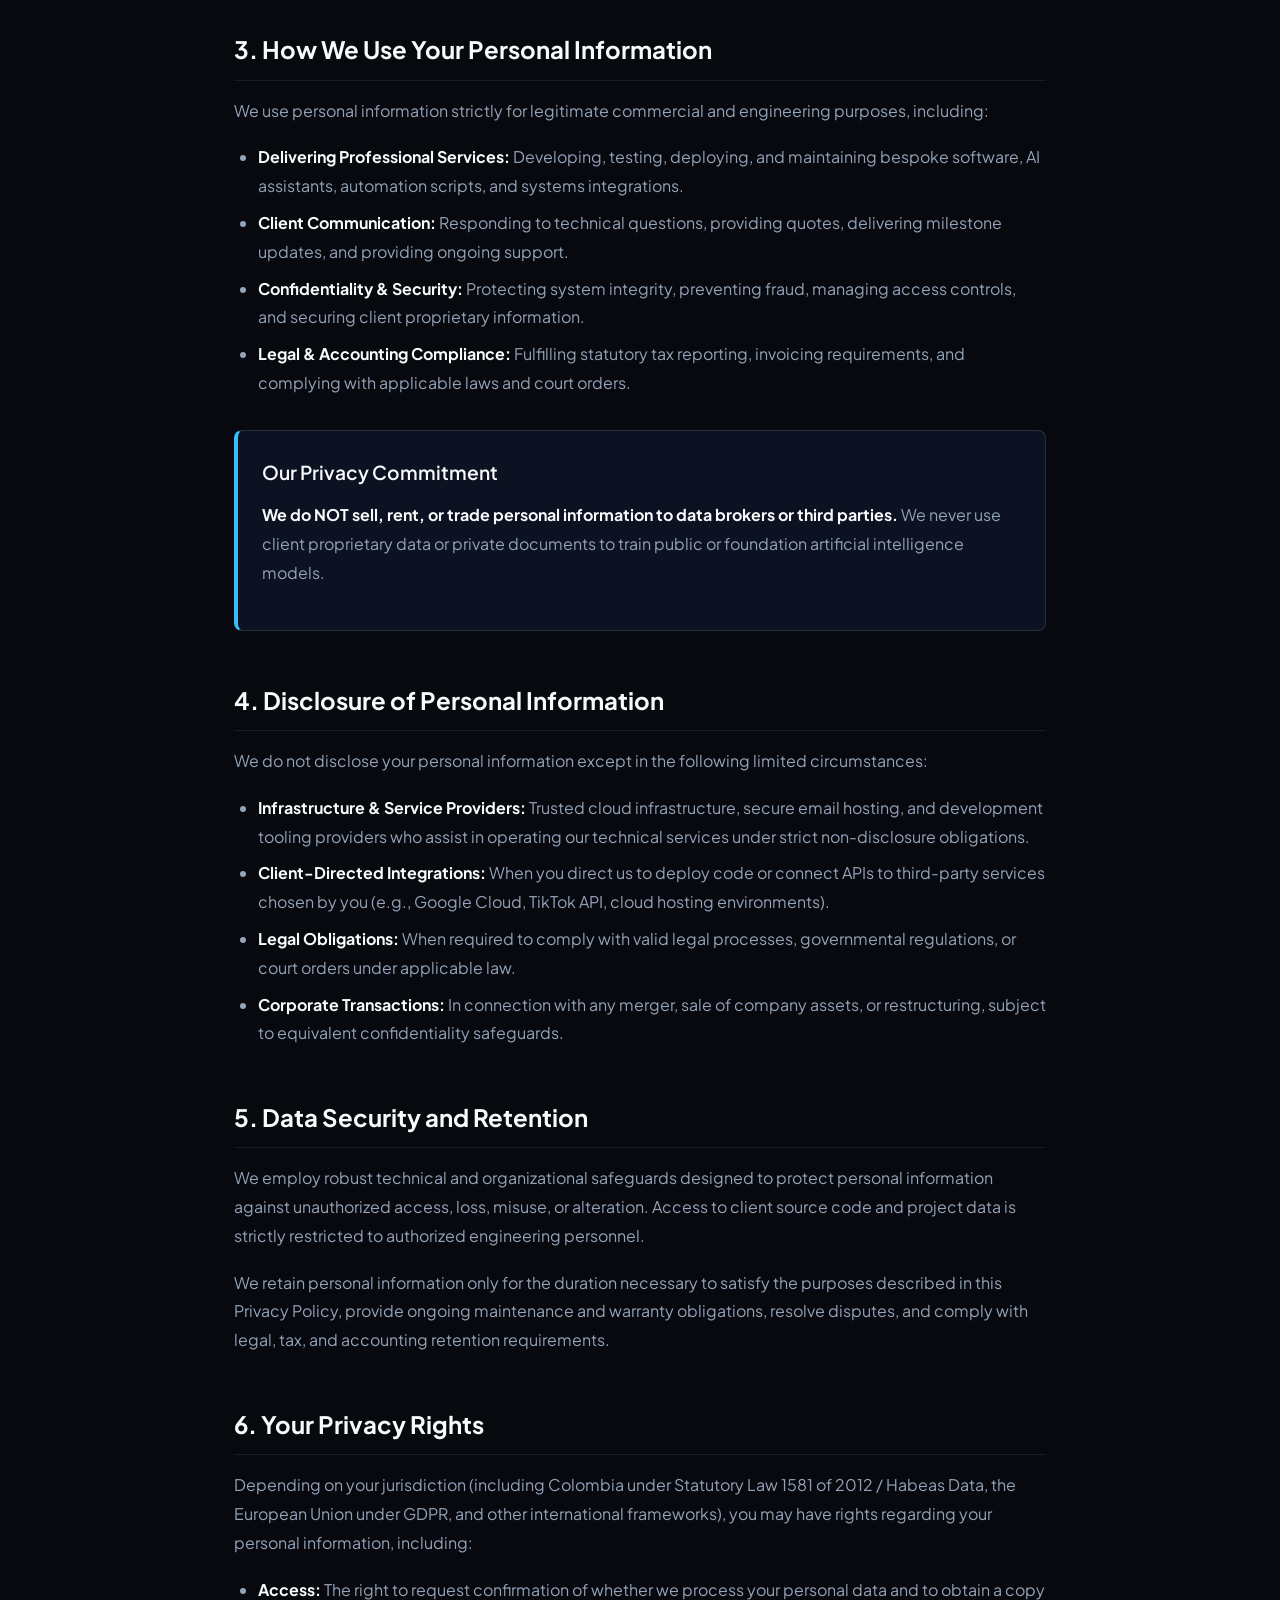
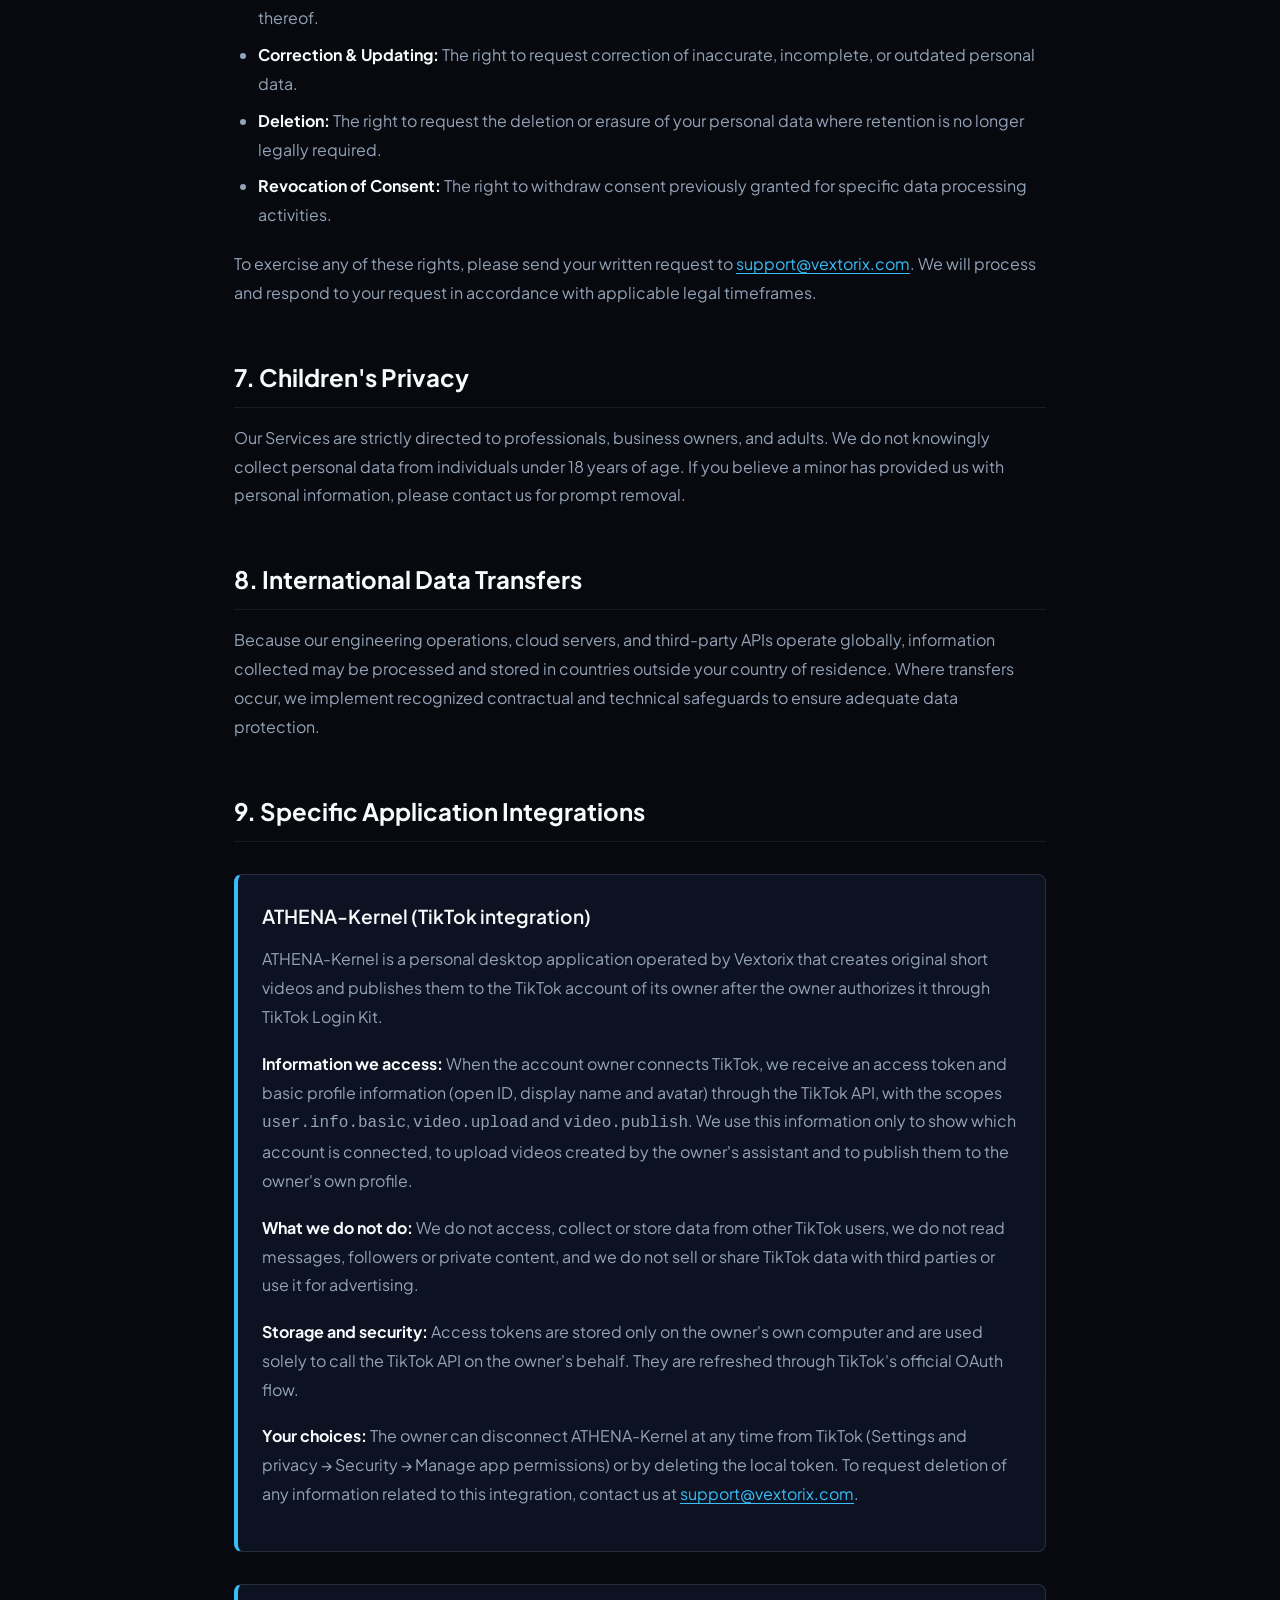
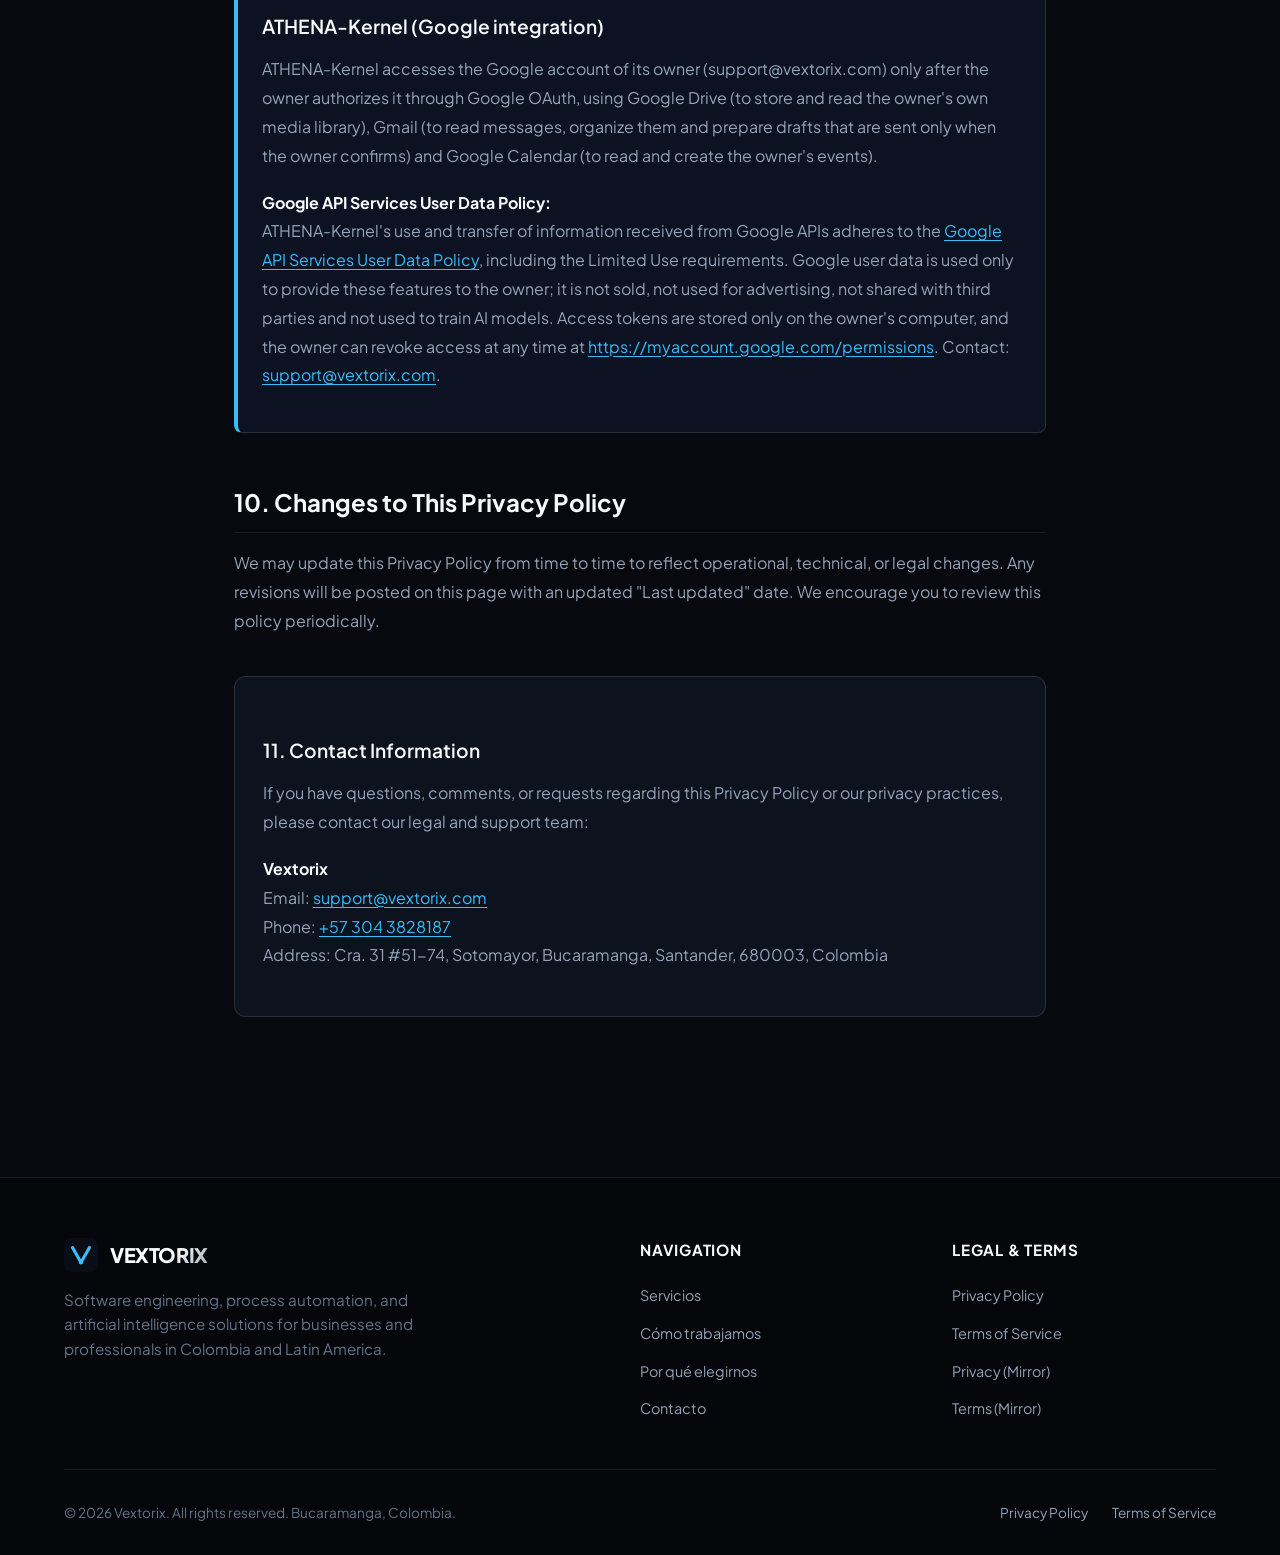
<file: policies/privacy-policy/index.html>
<!DOCTYPE html>
<html lang="en">
<head>
  <meta charset="UTF-8">
  <meta name="viewport" content="width=device-width, initial-scale=1.0">
  <title>Privacy Policy | VEXTORIX</title>
  <meta name="description" content="Privacy Policy for Vextorix software engineering and artificial intelligence services, including ATHENA-Kernel TikTok and Google integrations.">
  <meta name="robots" content="index, follow">
  <link rel="canonical" href="https://vextorix.com/policies/privacy-policy/">

  <!-- Open Graph -->
  <meta property="og:type" content="article">
  <meta property="og:url" content="https://vextorix.com/policies/privacy-policy/">
  <meta property="og:title" content="Privacy Policy | VEXTORIX">
  <meta property="og:description" content="Privacy Policy for Vextorix software engineering and artificial intelligence services.">
  <meta property="og:image" content="https://vextorix.com/favicon.svg">
  <meta property="og:site_name" content="Vextorix">

  <!-- Favicon -->
  <link rel="icon" type="image/svg+xml" href="/favicon.svg">

  <!-- Google Fonts -->
  <link rel="preconnect" href="https://fonts.googleapis.com">
  <link rel="preconnect" href="https://fonts.gstatic.com" crossorigin>
  <link href="https://fonts.googleapis.com/css2?family=JetBrains+Mono:wght@400;500;600&family=Plus+Jakarta+Sans:wght@400;500;600;700;800&display=swap" rel="stylesheet">

  <!-- Stylesheet -->
  <link rel="stylesheet" href="/css/style.css">
</head>
<body>
  <a href="#main-content" class="skip-link">Skip to main content</a>

  <!-- Header -->
  <header class="site-header">
    <div class="container">
      <a href="/" class="brand-link" aria-label="Vextorix Home">
        <svg class="brand-icon" viewBox="0 0 64 64" fill="none" xmlns="http://www.w3.org/2000/svg" aria-hidden="true">
          <defs>
            <linearGradient id="headerGradPriv" x1="8" y1="8" x2="56" y2="56" gradientUnits="userSpaceOnUse">
              <stop offset="0%" stop-color="#38bdf8"/>
              <stop offset="50%" stop-color="#6366f1"/>
              <stop offset="100%" stop-color="#a855f7"/>
            </linearGradient>
          </defs>
          <rect width="64" height="64" rx="14" fill="#090d16"/>
          <path d="M16 18L32 46L48 18" stroke="url(#headerGradPriv)" stroke-width="6" stroke-linecap="round" stroke-linejoin="round"/>
          <circle cx="32" cy="46" r="4" fill="#38bdf8"/>
          <path d="M25 24L32 36L39 24" stroke="#ffffff" stroke-width="2.5" stroke-linecap="round" stroke-linejoin="round" opacity="0.8"/>
        </svg>
        <span class="brand-name">VEXTORIX</span>
      </a>

      <nav aria-label="Main Navigation">
        <ul class="nav-menu">
          <li><a href="/#servicios" class="nav-link">Servicios</a></li>
          <li><a href="/#como-trabajamos" class="nav-link">Cómo trabajamos</a></li>
          <li><a href="/#por-que-elegirnos" class="nav-link">Por qué elegirnos</a></li>
          <li><a href="/#contacto" class="nav-link">Contacto</a></li>
          <li><a href="/policies/terms-of-service/" class="nav-link">Terms of Service</a></li>
        </ul>
      </nav>

      <div class="header-cta-group">
        <a href="/" class="btn btn-secondary">Home</a>
        <button class="mobile-toggle" aria-label="Toggle navigation menu" aria-expanded="false">
          <span></span>
          <span></span>
          <span></span>
        </button>
      </div>
    </div>
  </header>

  <main id="main-content" class="legal-page">
    <div class="container legal-container">
      <header class="legal-header">
        <div class="legal-breadcrumb">
          <a href="/">Home</a>
          <span>/</span>
          <span>Legal</span>
          <span>/</span>
          <span>Privacy Policy</span>
        </div>
        <h1 class="legal-title">Privacy Policy</h1>
        <div class="legal-meta">
          <div class="legal-meta-item">
            <span>Last updated:</span> <strong>October 22, 2026</strong>
          </div>
          <div class="legal-meta-item">
            <span>Entity:</span> <strong>Vextorix</strong>
          </div>
        </div>
      </header>

      <article class="legal-content">
        <p>
          Welcome to <strong>Vextorix</strong> ("we", "us", or "our"). Vextorix is a software engineering and artificial intelligence company providing custom software development, AI automation workflows, systems integration, and technological consulting services to individuals and businesses (collectively, the "Services").
        </p>
        <p>
          This Privacy Policy outlines how we collect, use, disclose, and safeguard your personal information when you visit our website (<strong>vextorix.com</strong>), engage our professional services, communicate with our engineering team, or interact with applications operated by Vextorix.
        </p>
        <p>
          Please review this Privacy Policy carefully. By accessing our website, communicating with us, or engaging our Services, you acknowledge that you have read and understood the practices described herein.
        </p>

        <h2>1. Personal Information We Collect</h2>
        <p>
          We collect personal information that identifies, relates to, or can reasonably be linked with you or your organization. We collect information in the following categories:
        </p>
        <ul>
          <li><strong>Contact Details:</strong> Your name, professional email address, phone number, organization name, and country/city of residence when you reach out for inquiries, technical consultations, or project quotes.</li>
          <li><strong>Project &amp; Technical Requirements:</strong> Technical specifications, business workflows, architecture preferences, API documentation, and communication records necessary to design, develop, and deploy software solutions for you.</li>
          <li><strong>Billing &amp; Corporate Information:</strong> Invoicing details, corporate tax identifiers (such as NIT / RUT in Colombia or regional equivalents), bank transfer receipts, and payment confirmations. Payments are processed through regulated banking and electronic payment institutions; we do not store full payment card numbers on our servers.</li>
          <li><strong>Technical &amp; Device Data:</strong> Standard server logs, IP address, browser type, operating system, and navigation patterns on our static website to maintain security and operational reliability.</li>
          <li><strong>Authorized Integration Credentials:</strong> When you contract us to integrate with your accounts (e.g., Google Workspace, social media APIs, cloud platforms), we receive only the authorized tokens and API permissions required to perform the requested development work.</li>
        </ul>

        <h2>2. Sources of Personal Information</h2>
        <p>We obtain personal information through:</p>
        <ul>
          <li><strong>Direct Interactions:</strong> When you email us at support@vextorix.com, message us via telephone/WhatsApp, or enter into a service agreement with our team.</li>
          <li><strong>Automated Website Technologies:</strong> Basic HTTP logging and secure session headers when you browse vextorix.com.</li>
          <li><strong>Authorized Third-Party APIs:</strong> Information accessed through authorized OAuth scopes when you explicitly connect external platforms to tools developed or operated by Vextorix.</li>
        </ul>

        <h2>3. How We Use Your Personal Information</h2>
        <p>We use personal information strictly for legitimate commercial and engineering purposes, including:</p>
        <ul>
          <li><strong>Delivering Professional Services:</strong> Developing, testing, deploying, and maintaining bespoke software, AI assistants, automation scripts, and systems integrations.</li>
          <li><strong>Client Communication:</strong> Responding to technical questions, providing quotes, delivering milestone updates, and providing ongoing support.</li>
          <li><strong>Confidentiality &amp; Security:</strong> Protecting system integrity, preventing fraud, managing access controls, and securing client proprietary information.</li>
          <li><strong>Legal &amp; Accounting Compliance:</strong> Fulfilling statutory tax reporting, invoicing requirements, and complying with applicable laws and court orders.</li>
        </ul>
        <div class="legal-box">
          <h3>Our Privacy Commitment</h3>
          <p>
            <strong>We do NOT sell, rent, or trade personal information to data brokers or third parties.</strong> We never use client proprietary data or private documents to train public or foundation artificial intelligence models.
          </p>
        </div>

        <h2>4. Disclosure of Personal Information</h2>
        <p>
          We do not disclose your personal information except in the following limited circumstances:
        </p>
        <ul>
          <li><strong>Infrastructure &amp; Service Providers:</strong> Trusted cloud infrastructure, secure email hosting, and development tooling providers who assist in operating our technical services under strict non-disclosure obligations.</li>
          <li><strong>Client-Directed Integrations:</strong> When you direct us to deploy code or connect APIs to third-party services chosen by you (e.g., Google Cloud, TikTok API, cloud hosting environments).</li>
          <li><strong>Legal Obligations:</strong> When required to comply with valid legal processes, governmental regulations, or court orders under applicable law.</li>
          <li><strong>Corporate Transactions:</strong> In connection with any merger, sale of company assets, or restructuring, subject to equivalent confidentiality safeguards.</li>
        </ul>

        <h2>5. Data Security and Retention</h2>
        <p>
          We employ robust technical and organizational safeguards designed to protect personal information against unauthorized access, loss, misuse, or alteration. Access to client source code and project data is strictly restricted to authorized engineering personnel.
        </p>
        <p>
          We retain personal information only for the duration necessary to satisfy the purposes described in this Privacy Policy, provide ongoing maintenance and warranty obligations, resolve disputes, and comply with legal, tax, and accounting retention requirements.
        </p>

        <h2>6. Your Privacy Rights</h2>
        <p>
          Depending on your jurisdiction (including Colombia under Statutory Law 1581 of 2012 / Habeas Data, the European Union under GDPR, and other international frameworks), you may have rights regarding your personal information, including:
        </p>
        <ul>
          <li><strong>Access:</strong> The right to request confirmation of whether we process your personal data and to obtain a copy thereof.</li>
          <li><strong>Correction &amp; Updating:</strong> The right to request correction of inaccurate, incomplete, or outdated personal data.</li>
          <li><strong>Deletion:</strong> The right to request the deletion or erasure of your personal data where retention is no longer legally required.</li>
          <li><strong>Revocation of Consent:</strong> The right to withdraw consent previously granted for specific data processing activities.</li>
        </ul>
        <p>
          To exercise any of these rights, please send your written request to <a href="mailto:support@vextorix.com">support@vextorix.com</a>. We will process and respond to your request in accordance with applicable legal timeframes.
        </p>

        <h2>7. Children's Privacy</h2>
        <p>
          Our Services are strictly directed to professionals, business owners, and adults. We do not knowingly collect personal data from individuals under 18 years of age. If you believe a minor has provided us with personal information, please contact us for prompt removal.
        </p>

        <h2>8. International Data Transfers</h2>
        <p>
          Because our engineering operations, cloud servers, and third-party APIs operate globally, information collected may be processed and stored in countries outside your country of residence. Where transfers occur, we implement recognized contractual and technical safeguards to ensure adequate data protection.
        </p>

        <h2>9. Specific Application Integrations</h2>

        <div class="legal-box" id="athena-kernel-tiktok">
          <h3>ATHENA-Kernel (TikTok integration)</h3>
          <p>
            ATHENA-Kernel is a personal desktop application operated by Vextorix that creates original short videos and publishes them to the TikTok account of its owner after the owner authorizes it through TikTok Login Kit.
          </p>
          <p>
            <strong>Information we access:</strong> When the account owner connects TikTok, we receive an access token and basic profile information (open ID, display name and avatar) through the TikTok API, with the scopes <code>user.info.basic</code>, <code>video.upload</code> and <code>video.publish</code>. We use this information only to show which account is connected, to upload videos created by the owner's assistant and to publish them to the owner's own profile.
          </p>
          <p>
            <strong>What we do not do:</strong> We do not access, collect or store data from other TikTok users, we do not read messages, followers or private content, and we do not sell or share TikTok data with third parties or use it for advertising.
          </p>
          <p>
            <strong>Storage and security:</strong> Access tokens are stored only on the owner's own computer and are used solely to call the TikTok API on the owner's behalf. They are refreshed through TikTok's official OAuth flow.
          </p>
          <p>
            <strong>Your choices:</strong> The owner can disconnect ATHENA-Kernel at any time from TikTok (Settings and privacy &rarr; Security &rarr; Manage app permissions) or by deleting the local token. To request deletion of any information related to this integration, contact us at <a href="mailto:support@vextorix.com">support@vextorix.com</a>.
          </p>
        </div>

        <div class="legal-box" id="athena-kernel-google">
          <h3>ATHENA-Kernel (Google integration)</h3>
          <p>
            ATHENA-Kernel accesses the Google account of its owner (support@vextorix.com) only after the owner authorizes it through Google OAuth, using Google Drive (to store and read the owner's own media library), Gmail (to read messages, organize them and prepare drafts that are sent only when the owner confirms) and Google Calendar (to read and create the owner's events).
          </p>
          <p>
            <strong>Google API Services User Data Policy:</strong><br>
            ATHENA-Kernel's use and transfer of information received from Google APIs adheres to the <a href="https://developers.google.com/terms/api-services-user-data-policy" target="_blank" rel="noopener noreferrer">Google API Services User Data Policy</a>, including the Limited Use requirements. Google user data is used only to provide these features to the owner; it is not sold, not used for advertising, not shared with third parties and not used to train AI models. Access tokens are stored only on the owner's computer, and the owner can revoke access at any time at <a href="https://myaccount.google.com/permissions" target="_blank" rel="noopener noreferrer">https://myaccount.google.com/permissions</a>. Contact: <a href="mailto:support@vextorix.com">support@vextorix.com</a>.
          </p>
        </div>

        <h2>10. Changes to This Privacy Policy</h2>
        <p>
          We may update this Privacy Policy from time to time to reflect operational, technical, or legal changes. Any revisions will be posted on this page with an updated "Last updated" date. We encourage you to review this policy periodically.
        </p>

        <div class="legal-contact-card">
          <h3>11. Contact Information</h3>
          <p>
            If you have questions, comments, or requests regarding this Privacy Policy or our privacy practices, please contact our legal and support team:
          </p>
          <p>
            <strong>Vextorix</strong><br>
            Email: <a href="mailto:support@vextorix.com">support@vextorix.com</a><br>
            Phone: <a href="tel:+573043828187">+57 304 3828187</a><br>
            Address: Cra. 31 #51-74, Sotomayor, Bucaramanga, Santander, 680003, Colombia
          </p>
        </div>
      </article>
    </div>
  </main>

  <!-- Footer -->
  <footer class="site-footer">
    <div class="container">
      <div class="footer-top">
        <div class="footer-brand">
          <a href="/" class="brand-link">
            <svg class="brand-icon" viewBox="0 0 64 64" fill="none" xmlns="http://www.w3.org/2000/svg" aria-hidden="true">
              <rect width="64" height="64" rx="14" fill="#090d16"/>
              <path d="M16 18L32 46L48 18" stroke="#38bdf8" stroke-width="6" stroke-linecap="round" stroke-linejoin="round"/>
              <circle cx="32" cy="46" r="4" fill="#38bdf8"/>
            </svg>
            <span class="brand-name">VEXTORIX</span>
          </a>
          <p>
            Software engineering, process automation, and artificial intelligence solutions for businesses and professionals in Colombia and Latin America.
          </p>
        </div>

        <div class="footer-col">
          <h4>Navigation</h4>
          <ul class="footer-links">
            <li><a href="/#servicios">Servicios</a></li>
            <li><a href="/#como-trabajamos">Cómo trabajamos</a></li>
            <li><a href="/#por-que-elegirnos">Por qué elegirnos</a></li>
            <li><a href="/#contacto">Contacto</a></li>
          </ul>
        </div>

        <div class="footer-col">
          <h4>Legal &amp; Terms</h4>
          <ul class="footer-links">
            <li><a href="/policies/privacy-policy/">Privacy Policy</a></li>
            <li><a href="/policies/terms-of-service/">Terms of Service</a></li>
            <li><a href="/privacy/">Privacy (Mirror)</a></li>
            <li><a href="/terms/">Terms (Mirror)</a></li>
          </ul>
        </div>
      </div>

      <div class="footer-bottom">
        <div>
          &copy; <span data-year>2026</span> Vextorix. All rights reserved. Bucaramanga, Colombia.
        </div>
        <div class="footer-legal-links">
          <a href="/policies/privacy-policy/">Privacy Policy</a>
          <a href="/policies/terms-of-service/">Terms of Service</a>
        </div>
      </div>
    </div>
  </footer>

  <script src="/js/main.js"></script>
</body>
</html>
</file>
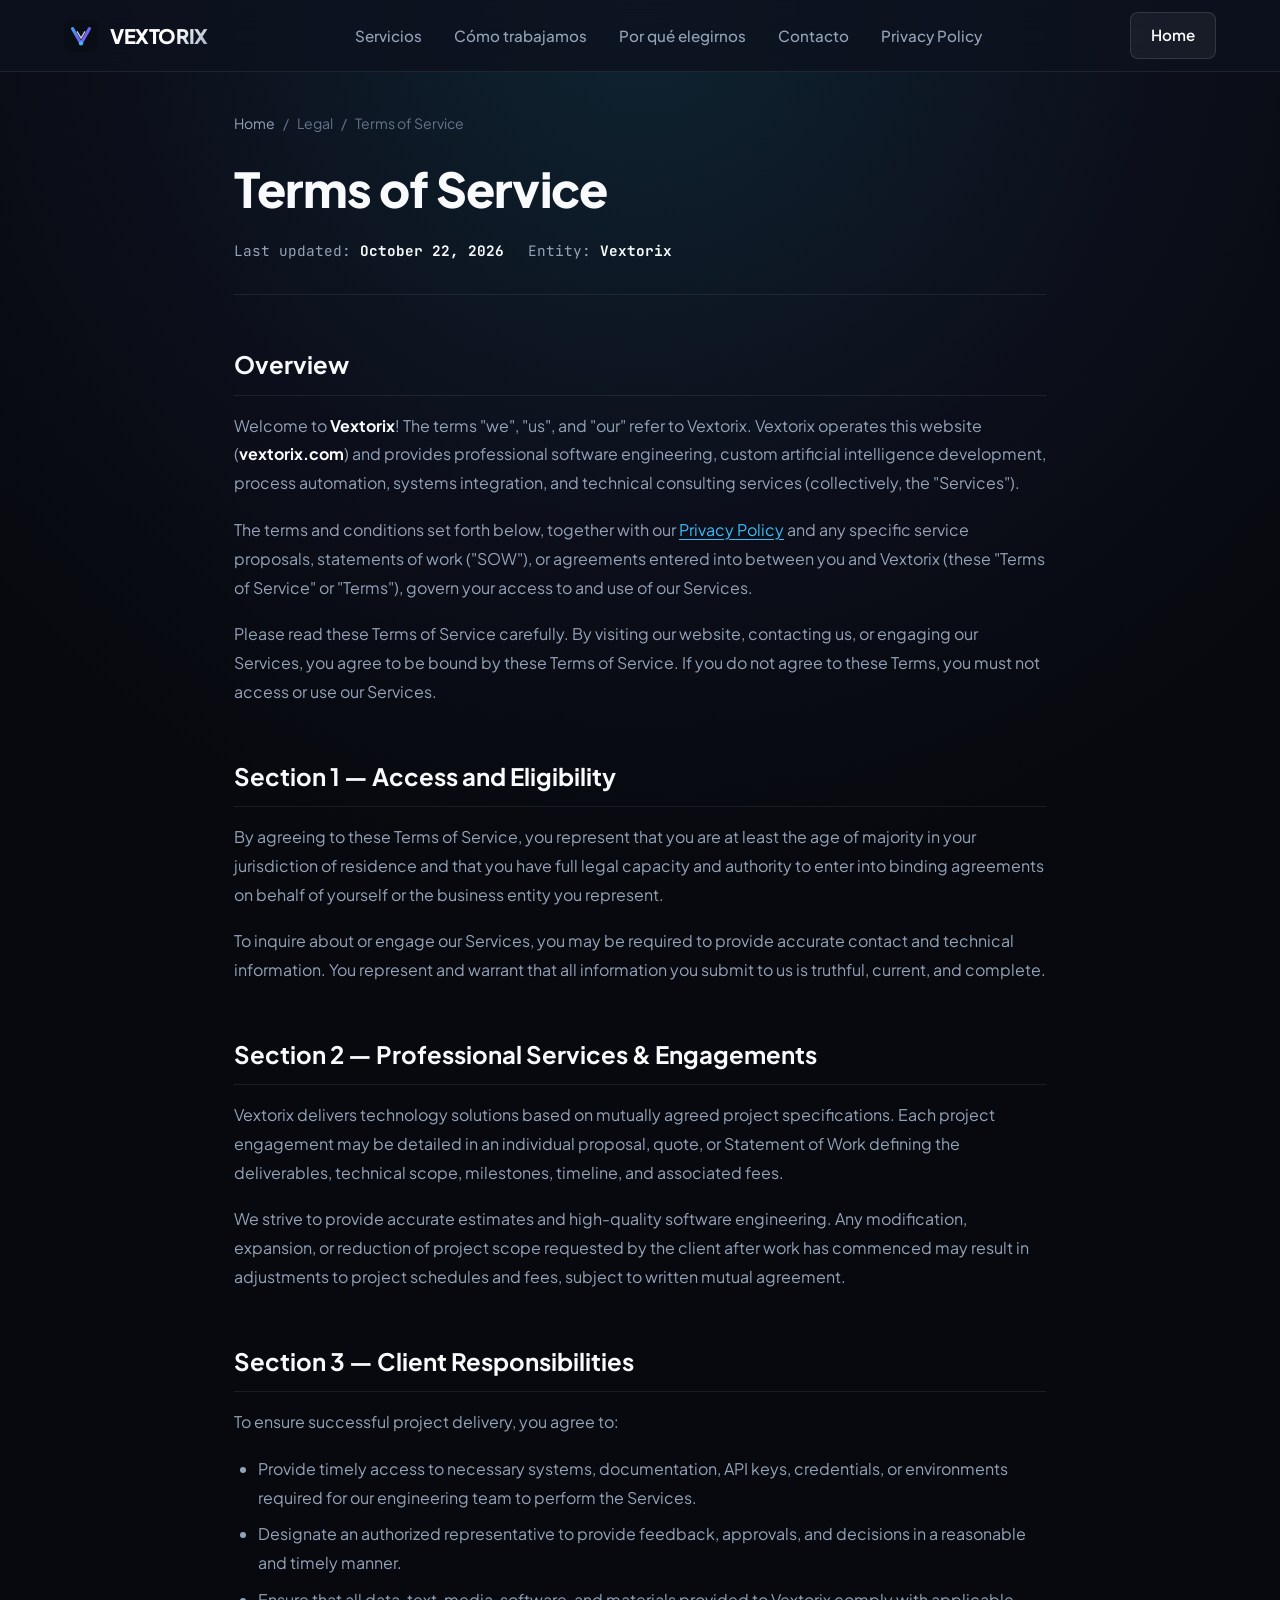
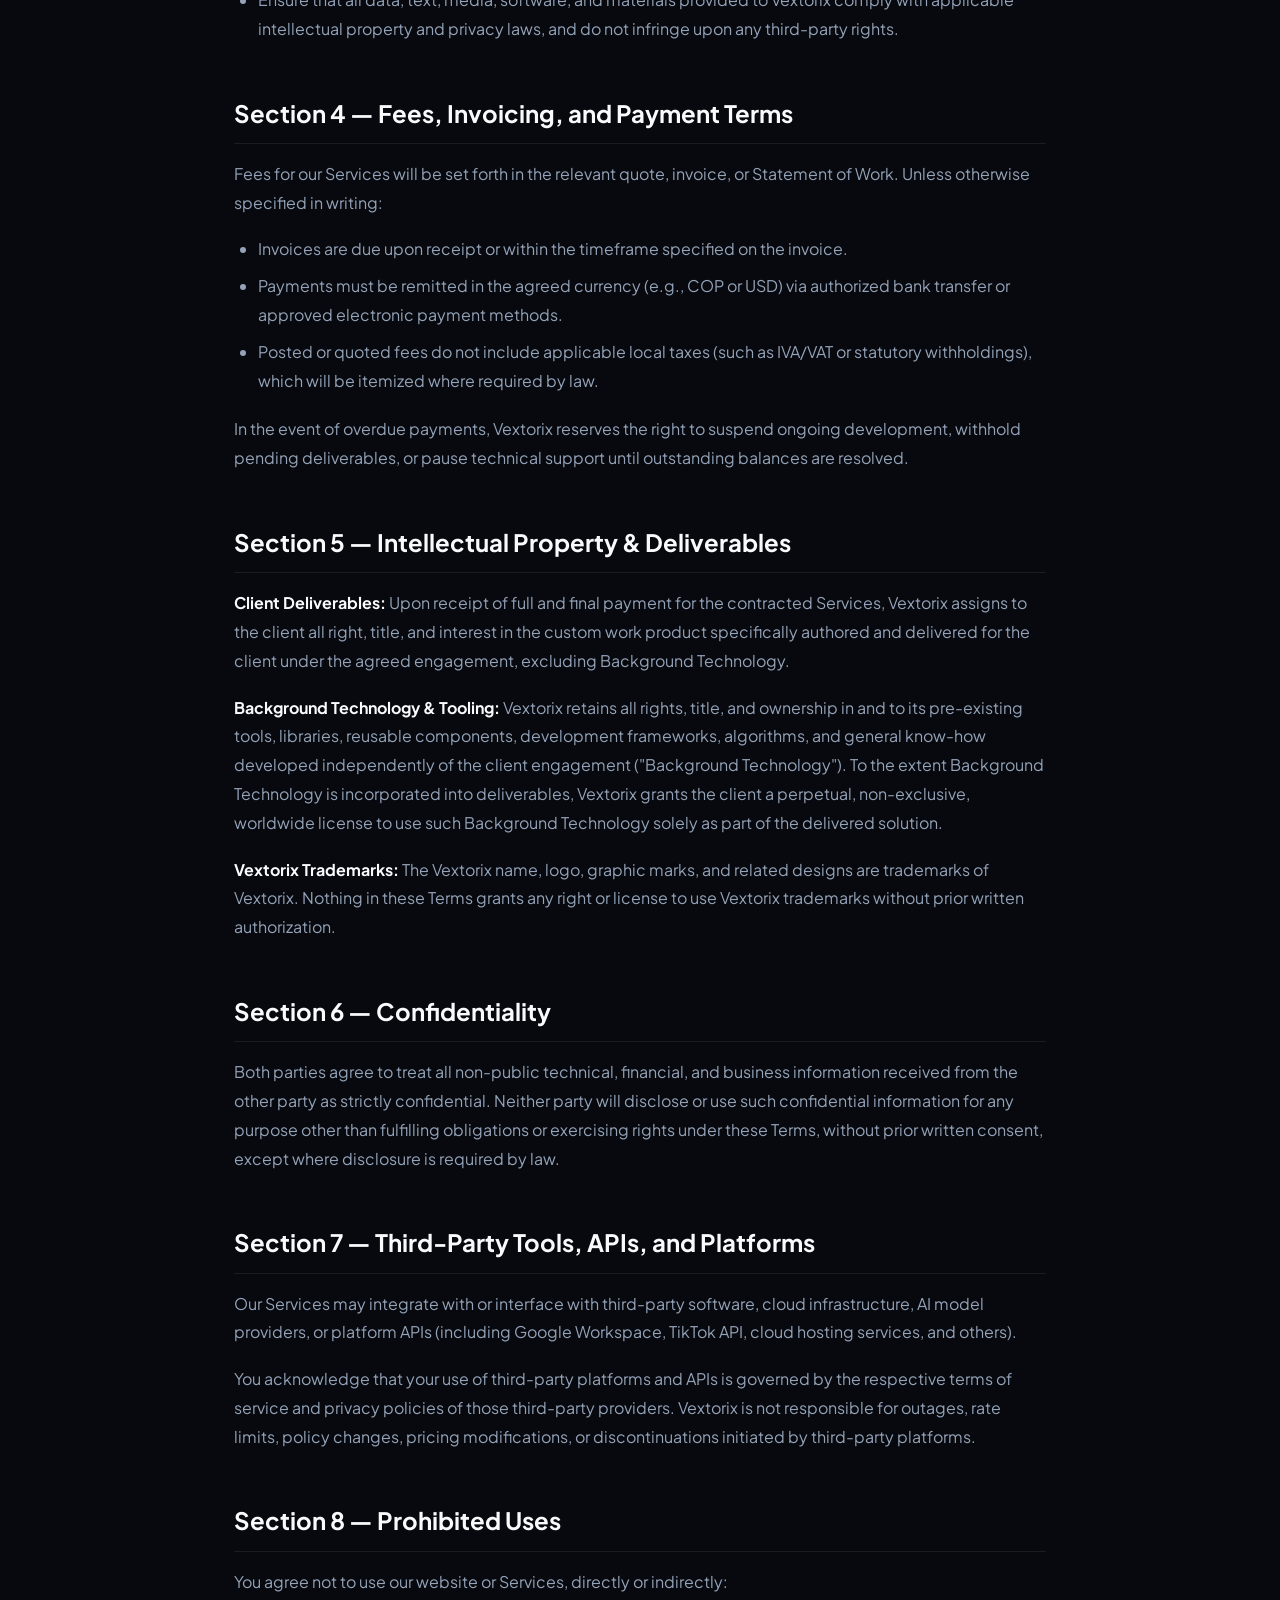
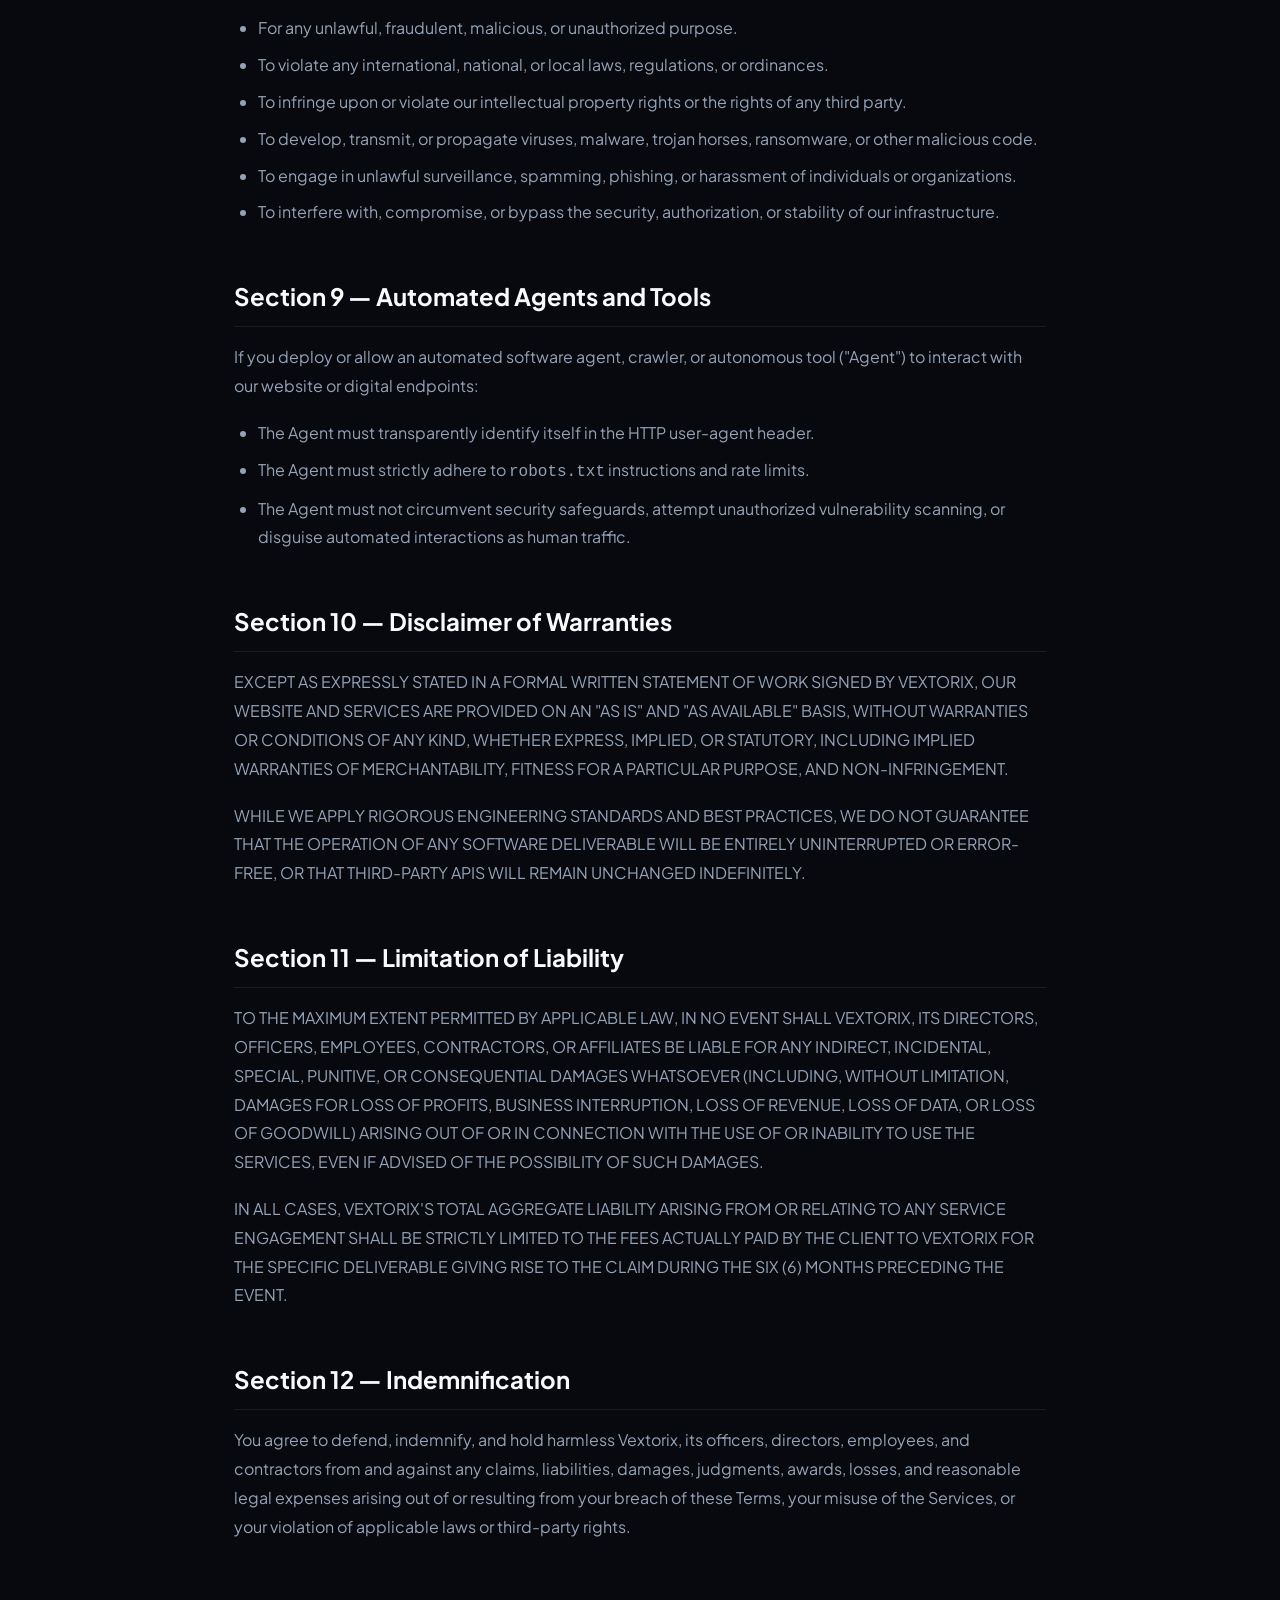
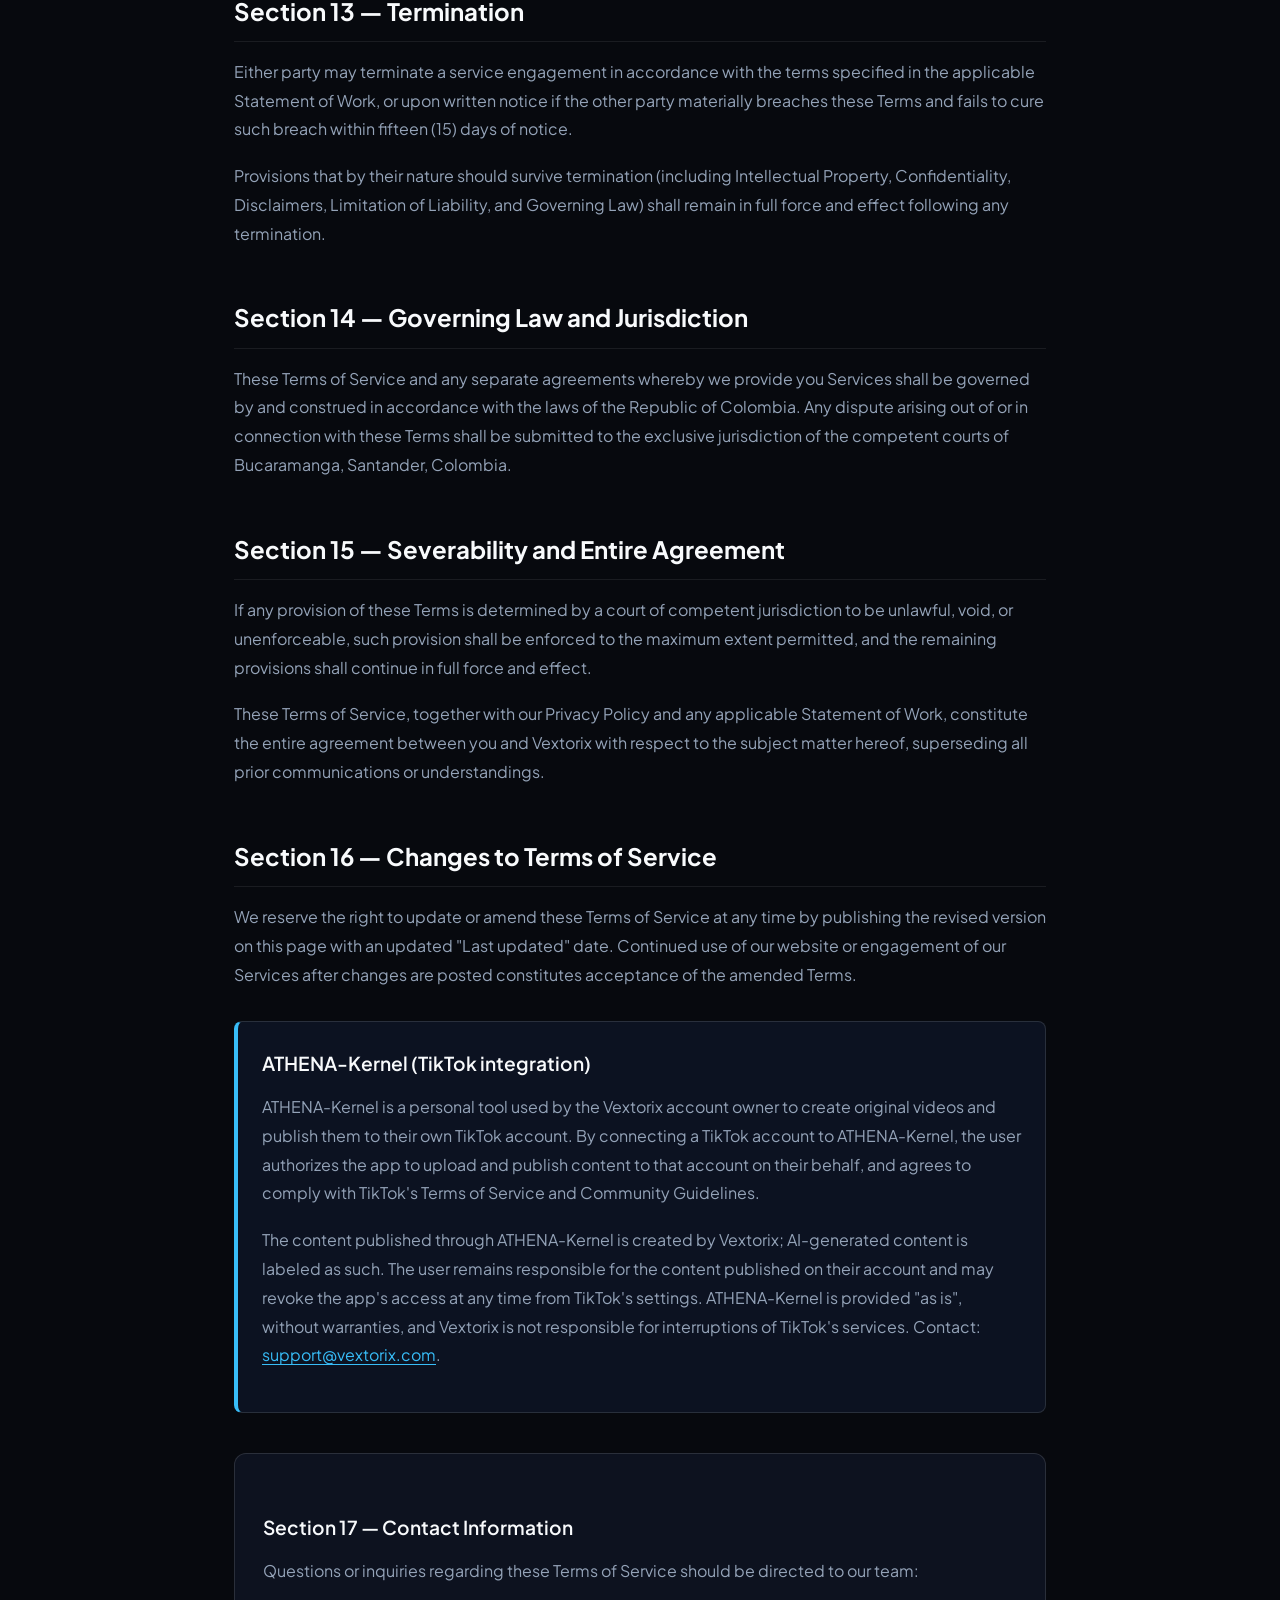
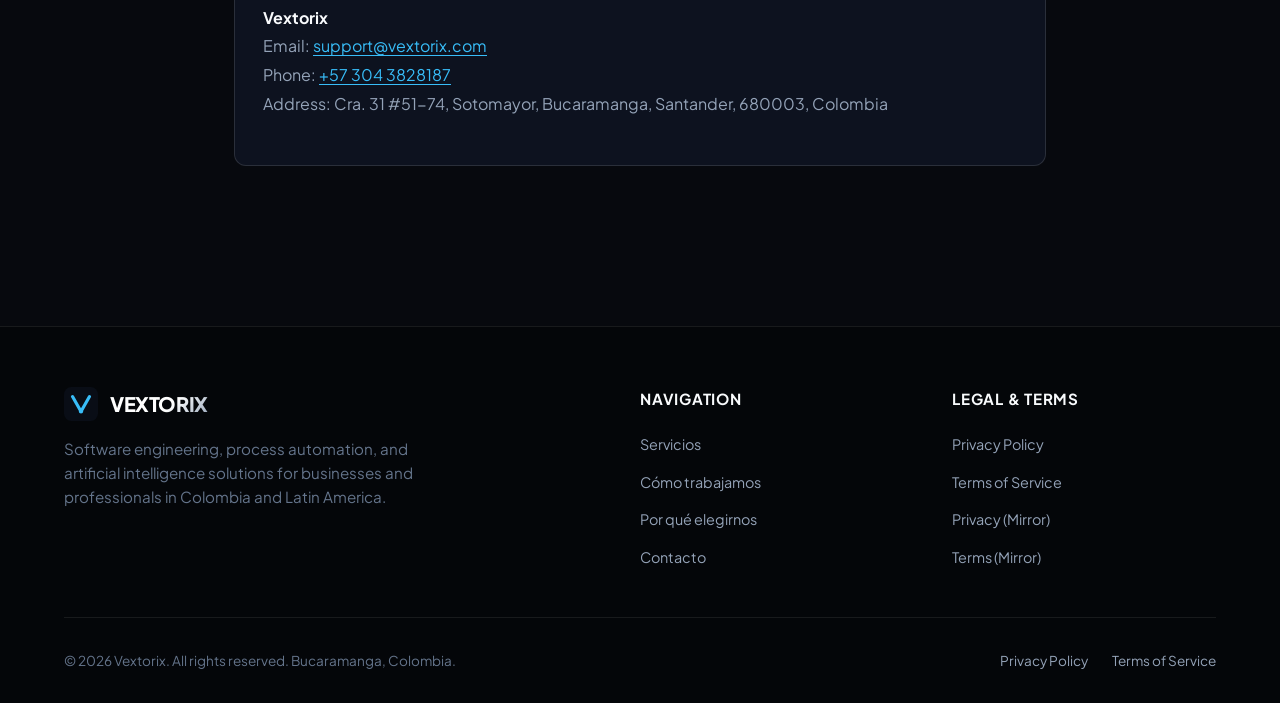
<file: policies/terms-of-service/index.html>
<!DOCTYPE html>
<html lang="en">
<head>
  <meta charset="UTF-8">
  <meta name="viewport" content="width=device-width, initial-scale=1.0">
  <title>Terms of Service | VEXTORIX</title>
  <meta name="description" content="Terms of Service for Vextorix software engineering, artificial intelligence, automation, and technology consulting services.">
  <meta name="robots" content="index, follow">
  <link rel="canonical" href="https://vextorix.com/policies/terms-of-service/">

  <!-- Open Graph -->
  <meta property="og:type" content="article">
  <meta property="og:url" content="https://vextorix.com/policies/terms-of-service/">
  <meta property="og:title" content="Terms of Service | VEXTORIX">
  <meta property="og:description" content="Terms of Service for Vextorix software engineering and AI consulting services.">
  <meta property="og:image" content="https://vextorix.com/favicon.svg">
  <meta property="og:site_name" content="Vextorix">

  <!-- Favicon -->
  <link rel="icon" type="image/svg+xml" href="/favicon.svg">

  <!-- Google Fonts -->
  <link rel="preconnect" href="https://fonts.googleapis.com">
  <link rel="preconnect" href="https://fonts.gstatic.com" crossorigin>
  <link href="https://fonts.googleapis.com/css2?family=JetBrains+Mono:wght@400;500;600&family=Plus+Jakarta+Sans:wght@400;500;600;700;800&display=swap" rel="stylesheet">

  <!-- Stylesheet -->
  <link rel="stylesheet" href="/css/style.css">
</head>
<body>
  <a href="#main-content" class="skip-link">Skip to main content</a>

  <!-- Header -->
  <header class="site-header">
    <div class="container">
      <a href="/" class="brand-link" aria-label="Vextorix Home">
        <svg class="brand-icon" viewBox="0 0 64 64" fill="none" xmlns="http://www.w3.org/2000/svg" aria-hidden="true">
          <defs>
            <linearGradient id="headerGradTerms" x1="8" y1="8" x2="56" y2="56" gradientUnits="userSpaceOnUse">
              <stop offset="0%" stop-color="#38bdf8"/>
              <stop offset="50%" stop-color="#6366f1"/>
              <stop offset="100%" stop-color="#a855f7"/>
            </linearGradient>
          </defs>
          <rect width="64" height="64" rx="14" fill="#090d16"/>
          <path d="M16 18L32 46L48 18" stroke="url(#headerGradTerms)" stroke-width="6" stroke-linecap="round" stroke-linejoin="round"/>
          <circle cx="32" cy="46" r="4" fill="#38bdf8"/>
          <path d="M25 24L32 36L39 24" stroke="#ffffff" stroke-width="2.5" stroke-linecap="round" stroke-linejoin="round" opacity="0.8"/>
        </svg>
        <span class="brand-name">VEXTORIX</span>
      </a>

      <nav aria-label="Main Navigation">
        <ul class="nav-menu">
          <li><a href="/#servicios" class="nav-link">Servicios</a></li>
          <li><a href="/#como-trabajamos" class="nav-link">Cómo trabajamos</a></li>
          <li><a href="/#por-que-elegirnos" class="nav-link">Por qué elegirnos</a></li>
          <li><a href="/#contacto" class="nav-link">Contacto</a></li>
          <li><a href="/policies/privacy-policy/" class="nav-link">Privacy Policy</a></li>
        </ul>
      </nav>

      <div class="header-cta-group">
        <a href="/" class="btn btn-secondary">Home</a>
        <button class="mobile-toggle" aria-label="Toggle navigation menu" aria-expanded="false">
          <span></span>
          <span></span>
          <span></span>
        </button>
      </div>
    </div>
  </header>

  <main id="main-content" class="legal-page">
    <div class="container legal-container">
      <header class="legal-header">
        <div class="legal-breadcrumb">
          <a href="/">Home</a>
          <span>/</span>
          <span>Legal</span>
          <span>/</span>
          <span>Terms of Service</span>
        </div>
        <h1 class="legal-title">Terms of Service</h1>
        <div class="legal-meta">
          <div class="legal-meta-item">
            <span>Last updated:</span> <strong>October 22, 2026</strong>
          </div>
          <div class="legal-meta-item">
            <span>Entity:</span> <strong>Vextorix</strong>
          </div>
        </div>
      </header>

      <article class="legal-content">
        <h2>Overview</h2>
        <p>
          Welcome to <strong>Vextorix</strong>! The terms "we", "us", and "our" refer to Vextorix. Vextorix operates this website (<strong>vextorix.com</strong>) and provides professional software engineering, custom artificial intelligence development, process automation, systems integration, and technical consulting services (collectively, the "Services").
        </p>
        <p>
          The terms and conditions set forth below, together with our <a href="/policies/privacy-policy/">Privacy Policy</a> and any specific service proposals, statements of work ("SOW"), or agreements entered into between you and Vextorix (these "Terms of Service" or "Terms"), govern your access to and use of our Services.
        </p>
        <p>
          Please read these Terms of Service carefully. By visiting our website, contacting us, or engaging our Services, you agree to be bound by these Terms of Service. If you do not agree to these Terms, you must not access or use our Services.
        </p>

        <h2>Section 1 &mdash; Access and Eligibility</h2>
        <p>
          By agreeing to these Terms of Service, you represent that you are at least the age of majority in your jurisdiction of residence and that you have full legal capacity and authority to enter into binding agreements on behalf of yourself or the business entity you represent.
        </p>
        <p>
          To inquire about or engage our Services, you may be required to provide accurate contact and technical information. You represent and warrant that all information you submit to us is truthful, current, and complete.
        </p>

        <h2>Section 2 &mdash; Professional Services &amp; Engagements</h2>
        <p>
          Vextorix delivers technology solutions based on mutually agreed project specifications. Each project engagement may be detailed in an individual proposal, quote, or Statement of Work defining the deliverables, technical scope, milestones, timeline, and associated fees.
        </p>
        <p>
          We strive to provide accurate estimates and high-quality software engineering. Any modification, expansion, or reduction of project scope requested by the client after work has commenced may result in adjustments to project schedules and fees, subject to written mutual agreement.
        </p>

        <h2>Section 3 &mdash; Client Responsibilities</h2>
        <p>
          To ensure successful project delivery, you agree to:
        </p>
        <ul>
          <li>Provide timely access to necessary systems, documentation, API keys, credentials, or environments required for our engineering team to perform the Services.</li>
          <li>Designate an authorized representative to provide feedback, approvals, and decisions in a reasonable and timely manner.</li>
          <li>Ensure that all data, text, media, software, and materials provided to Vextorix comply with applicable intellectual property and privacy laws, and do not infringe upon any third-party rights.</li>
        </ul>

        <h2>Section 4 &mdash; Fees, Invoicing, and Payment Terms</h2>
        <p>
          Fees for our Services will be set forth in the relevant quote, invoice, or Statement of Work. Unless otherwise specified in writing:
        </p>
        <ul>
          <li>Invoices are due upon receipt or within the timeframe specified on the invoice.</li>
          <li>Payments must be remitted in the agreed currency (e.g., COP or USD) via authorized bank transfer or approved electronic payment methods.</li>
          <li>Posted or quoted fees do not include applicable local taxes (such as IVA/VAT or statutory withholdings), which will be itemized where required by law.</li>
        </ul>
        <p>
          In the event of overdue payments, Vextorix reserves the right to suspend ongoing development, withhold pending deliverables, or pause technical support until outstanding balances are resolved.
        </p>

        <h2>Section 5 &mdash; Intellectual Property &amp; Deliverables</h2>
        <p>
          <strong>Client Deliverables:</strong> Upon receipt of full and final payment for the contracted Services, Vextorix assigns to the client all right, title, and interest in the custom work product specifically authored and delivered for the client under the agreed engagement, excluding Background Technology.
        </p>
        <p>
          <strong>Background Technology &amp; Tooling:</strong> Vextorix retains all rights, title, and ownership in and to its pre-existing tools, libraries, reusable components, development frameworks, algorithms, and general know-how developed independently of the client engagement ("Background Technology"). To the extent Background Technology is incorporated into deliverables, Vextorix grants the client a perpetual, non-exclusive, worldwide license to use such Background Technology solely as part of the delivered solution.
        </p>
        <p>
          <strong>Vextorix Trademarks:</strong> The Vextorix name, logo, graphic marks, and related designs are trademarks of Vextorix. Nothing in these Terms grants any right or license to use Vextorix trademarks without prior written authorization.
        </p>

        <h2>Section 6 &mdash; Confidentiality</h2>
        <p>
          Both parties agree to treat all non-public technical, financial, and business information received from the other party as strictly confidential. Neither party will disclose or use such confidential information for any purpose other than fulfilling obligations or exercising rights under these Terms, without prior written consent, except where disclosure is required by law.
        </p>

        <h2>Section 7 &mdash; Third-Party Tools, APIs, and Platforms</h2>
        <p>
          Our Services may integrate with or interface with third-party software, cloud infrastructure, AI model providers, or platform APIs (including Google Workspace, TikTok API, cloud hosting services, and others).
        </p>
        <p>
          You acknowledge that your use of third-party platforms and APIs is governed by the respective terms of service and privacy policies of those third-party providers. Vextorix is not responsible for outages, rate limits, policy changes, pricing modifications, or discontinuations initiated by third-party platforms.
        </p>

        <h2>Section 8 &mdash; Prohibited Uses</h2>
        <p>
          You agree not to use our website or Services, directly or indirectly:
        </p>
        <ul>
          <li>For any unlawful, fraudulent, malicious, or unauthorized purpose.</li>
          <li>To violate any international, national, or local laws, regulations, or ordinances.</li>
          <li>To infringe upon or violate our intellectual property rights or the rights of any third party.</li>
          <li>To develop, transmit, or propagate viruses, malware, trojan horses, ransomware, or other malicious code.</li>
          <li>To engage in unlawful surveillance, spamming, phishing, or harassment of individuals or organizations.</li>
          <li>To interfere with, compromise, or bypass the security, authorization, or stability of our infrastructure.</li>
        </ul>

        <h2>Section 9 &mdash; Automated Agents and Tools</h2>
        <p>
          If you deploy or allow an automated software agent, crawler, or autonomous tool ("Agent") to interact with our website or digital endpoints:
        </p>
        <ul>
          <li>The Agent must transparently identify itself in the HTTP user-agent header.</li>
          <li>The Agent must strictly adhere to <code>robots.txt</code> instructions and rate limits.</li>
          <li>The Agent must not circumvent security safeguards, attempt unauthorized vulnerability scanning, or disguise automated interactions as human traffic.</li>
        </ul>

        <h2>Section 10 &mdash; Disclaimer of Warranties</h2>
        <p>
          EXCEPT AS EXPRESSLY STATED IN A FORMAL WRITTEN STATEMENT OF WORK SIGNED BY VEXTORIX, OUR WEBSITE AND SERVICES ARE PROVIDED ON AN "AS IS" AND "AS AVAILABLE" BASIS, WITHOUT WARRANTIES OR CONDITIONS OF ANY KIND, WHETHER EXPRESS, IMPLIED, OR STATUTORY, INCLUDING IMPLIED WARRANTIES OF MERCHANTABILITY, FITNESS FOR A PARTICULAR PURPOSE, AND NON-INFRINGEMENT.
        </p>
        <p>
          WHILE WE APPLY RIGOROUS ENGINEERING STANDARDS AND BEST PRACTICES, WE DO NOT GUARANTEE THAT THE OPERATION OF ANY SOFTWARE DELIVERABLE WILL BE ENTIRELY UNINTERRUPTED OR ERROR-FREE, OR THAT THIRD-PARTY APIS WILL REMAIN UNCHANGED INDEFINITELY.
        </p>

        <h2>Section 11 &mdash; Limitation of Liability</h2>
        <p>
          TO THE MAXIMUM EXTENT PERMITTED BY APPLICABLE LAW, IN NO EVENT SHALL VEXTORIX, ITS DIRECTORS, OFFICERS, EMPLOYEES, CONTRACTORS, OR AFFILIATES BE LIABLE FOR ANY INDIRECT, INCIDENTAL, SPECIAL, PUNITIVE, OR CONSEQUENTIAL DAMAGES WHATSOEVER (INCLUDING, WITHOUT LIMITATION, DAMAGES FOR LOSS OF PROFITS, BUSINESS INTERRUPTION, LOSS OF REVENUE, LOSS OF DATA, OR LOSS OF GOODWILL) ARISING OUT OF OR IN CONNECTION WITH THE USE OF OR INABILITY TO USE THE SERVICES, EVEN IF ADVISED OF THE POSSIBILITY OF SUCH DAMAGES.
        </p>
        <p>
          IN ALL CASES, VEXTORIX'S TOTAL AGGREGATE LIABILITY ARISING FROM OR RELATING TO ANY SERVICE ENGAGEMENT SHALL BE STRICTLY LIMITED TO THE FEES ACTUALLY PAID BY THE CLIENT TO VEXTORIX FOR THE SPECIFIC DELIVERABLE GIVING RISE TO THE CLAIM DURING THE SIX (6) MONTHS PRECEDING THE EVENT.
        </p>

        <h2>Section 12 &mdash; Indemnification</h2>
        <p>
          You agree to defend, indemnify, and hold harmless Vextorix, its officers, directors, employees, and contractors from and against any claims, liabilities, damages, judgments, awards, losses, and reasonable legal expenses arising out of or resulting from your breach of these Terms, your misuse of the Services, or your violation of applicable laws or third-party rights.
        </p>

        <h2>Section 13 &mdash; Termination</h2>
        <p>
          Either party may terminate a service engagement in accordance with the terms specified in the applicable Statement of Work, or upon written notice if the other party materially breaches these Terms and fails to cure such breach within fifteen (15) days of notice.
        </p>
        <p>
          Provisions that by their nature should survive termination (including Intellectual Property, Confidentiality, Disclaimers, Limitation of Liability, and Governing Law) shall remain in full force and effect following any termination.
        </p>

        <h2>Section 14 &mdash; Governing Law and Jurisdiction</h2>
        <p>
          These Terms of Service and any separate agreements whereby we provide you Services shall be governed by and construed in accordance with the laws of the Republic of Colombia. Any dispute arising out of or in connection with these Terms shall be submitted to the exclusive jurisdiction of the competent courts of Bucaramanga, Santander, Colombia.
        </p>

        <h2>Section 15 &mdash; Severability and Entire Agreement</h2>
        <p>
          If any provision of these Terms is determined by a court of competent jurisdiction to be unlawful, void, or unenforceable, such provision shall be enforced to the maximum extent permitted, and the remaining provisions shall continue in full force and effect.
        </p>
        <p>
          These Terms of Service, together with our Privacy Policy and any applicable Statement of Work, constitute the entire agreement between you and Vextorix with respect to the subject matter hereof, superseding all prior communications or understandings.
        </p>

        <h2>Section 16 &mdash; Changes to Terms of Service</h2>
        <p>
          We reserve the right to update or amend these Terms of Service at any time by publishing the revised version on this page with an updated "Last updated" date. Continued use of our website or engagement of our Services after changes are posted constitutes acceptance of the amended Terms.
        </p>

        <div class="legal-box" id="athena-kernel-tiktok-terms">
          <h3>ATHENA-Kernel (TikTok integration)</h3>
          <p>
            ATHENA-Kernel is a personal tool used by the Vextorix account owner to create original videos and publish them to their own TikTok account. By connecting a TikTok account to ATHENA-Kernel, the user authorizes the app to upload and publish content to that account on their behalf, and agrees to comply with TikTok's Terms of Service and Community Guidelines.
          </p>
          <p>
            The content published through ATHENA-Kernel is created by Vextorix; AI-generated content is labeled as such. The user remains responsible for the content published on their account and may revoke the app's access at any time from TikTok's settings. ATHENA-Kernel is provided "as is", without warranties, and Vextorix is not responsible for interruptions of TikTok's services. Contact: <a href="mailto:support@vextorix.com">support@vextorix.com</a>.
          </p>
        </div>

        <div class="legal-contact-card">
          <h3>Section 17 &mdash; Contact Information</h3>
          <p>
            Questions or inquiries regarding these Terms of Service should be directed to our team:
          </p>
          <p>
            <strong>Vextorix</strong><br>
            Email: <a href="mailto:support@vextorix.com">support@vextorix.com</a><br>
            Phone: <a href="tel:+573043828187">+57 304 3828187</a><br>
            Address: Cra. 31 #51-74, Sotomayor, Bucaramanga, Santander, 680003, Colombia
          </p>
        </div>
      </article>
    </div>
  </main>

  <!-- Footer -->
  <footer class="site-footer">
    <div class="container">
      <div class="footer-top">
        <div class="footer-brand">
          <a href="/" class="brand-link">
            <svg class="brand-icon" viewBox="0 0 64 64" fill="none" xmlns="http://www.w3.org/2000/svg" aria-hidden="true">
              <rect width="64" height="64" rx="14" fill="#090d16"/>
              <path d="M16 18L32 46L48 18" stroke="#38bdf8" stroke-width="6" stroke-linecap="round" stroke-linejoin="round"/>
              <circle cx="32" cy="46" r="4" fill="#38bdf8"/>
            </svg>
            <span class="brand-name">VEXTORIX</span>
          </a>
          <p>
            Software engineering, process automation, and artificial intelligence solutions for businesses and professionals in Colombia and Latin America.
          </p>
        </div>

        <div class="footer-col">
          <h4>Navigation</h4>
          <ul class="footer-links">
            <li><a href="/#servicios">Servicios</a></li>
            <li><a href="/#como-trabajamos">Cómo trabajamos</a></li>
            <li><a href="/#por-que-elegirnos">Por qué elegirnos</a></li>
            <li><a href="/#contacto">Contacto</a></li>
          </ul>
        </div>

        <div class="footer-col">
          <h4>Legal &amp; Terms</h4>
          <ul class="footer-links">
            <li><a href="/policies/privacy-policy/">Privacy Policy</a></li>
            <li><a href="/policies/terms-of-service/">Terms of Service</a></li>
            <li><a href="/privacy/">Privacy (Mirror)</a></li>
            <li><a href="/terms/">Terms (Mirror)</a></li>
          </ul>
        </div>
      </div>

      <div class="footer-bottom">
        <div>
          &copy; <span data-year>2026</span> Vextorix. All rights reserved. Bucaramanga, Colombia.
        </div>
        <div class="footer-legal-links">
          <a href="/policies/privacy-policy/">Privacy Policy</a>
          <a href="/policies/terms-of-service/">Terms of Service</a>
        </div>
      </div>
    </div>
  </footer>

  <script src="/js/main.js"></script>
</body>
</html>
</file>
<file: css/style.css>
/* ==========================================================================
   VEXTORIX - Main Stylesheet (Modern Tech & Dark Aesthetic)
   ========================================================================== */

:root {
  /* Color Palette */
  --bg-primary: #07090e;
  --bg-secondary: #0d121f;
  --bg-card: rgba(15, 23, 42, 0.7);
  --bg-card-hover: rgba(22, 33, 58, 0.85);
  --bg-glass: rgba(13, 18, 31, 0.8);
  
  --border-subtle: rgba(255, 255, 255, 0.08);
  --border-card: rgba(255, 255, 255, 0.12);
  --border-accent: rgba(56, 189, 248, 0.4);
  --border-accent-strong: #38bdf8;
  
  --text-primary: #f8fafc;
  --text-secondary: #94a3b8;
  --text-muted: #64748b;
  --text-accent: #38bdf8;
  
  --accent-cyan: #38bdf8;
  --accent-blue: #3b82f6;
  --accent-indigo: #6366f1;
  --accent-purple: #a855f7;
  --accent-emerald: #10b981;
  
  --gradient-primary: linear-gradient(135deg, #38bdf8 0%, #6366f1 50%, #a855f7 100%);
  --gradient-glow: radial-gradient(circle at 50% 0%, rgba(56, 189, 248, 0.15) 0%, rgba(99, 102, 241, 0.05) 50%, transparent 80%);
  --gradient-card: linear-gradient(180deg, rgba(255, 255, 255, 0.04) 0%, rgba(255, 255, 255, 0.01) 100%);
  
  /* Typography */
  --font-sans: 'Plus Jakarta Sans', system-ui, -apple-system, BlinkMacSystemFont, 'Segoe UI', Roboto, Oxygen, Ubuntu, Cantarell, sans-serif;
  --font-mono: 'JetBrains Mono', monospace;
  
  /* Shadows */
  --shadow-sm: 0 2px 4px rgba(0, 0, 0, 0.4);
  --shadow-md: 0 4px 12px rgba(0, 0, 0, 0.5);
  --shadow-lg: 0 12px 30px rgba(0, 0, 0, 0.6);
  --shadow-glow: 0 0 25px rgba(56, 189, 248, 0.25);
  
  /* Layout */
  --container-max: 1200px;
  --container-legal: 860px;
  --header-height: 72px;
  --radius-sm: 8px;
  --radius-md: 12px;
  --radius-lg: 18px;
  --radius-full: 9999px;
  
  /* Transitions */
  --transition-fast: 0.2s cubic-bezier(0.16, 1, 0.3, 1);
  --transition-base: 0.3s cubic-bezier(0.16, 1, 0.3, 1);
}

/* ==========================================================================
   Base & Reset
   ========================================================================== */

*, *::before, *::after {
  box-sizing: border-box;
  margin: 0;
  padding: 0;
}

html {
  font-family: var(--font-sans);
  background-color: var(--bg-primary);
  color: var(--text-primary);
  scroll-behavior: smooth;
  scroll-padding-top: calc(var(--header-height) + 20px);
  -webkit-font-smoothing: antialiased;
  -moz-osx-font-smoothing: grayscale;
}

body {
  min-height: 100vh;
  line-height: 1.6;
  overflow-x: hidden;
  background-image: var(--gradient-glow);
  background-attachment: fixed;
  background-repeat: no-repeat;
}

::selection {
  background-color: var(--accent-cyan);
  color: #000;
}

img, svg {
  display: block;
  max-width: 100%;
}

a {
  color: inherit;
  text-decoration: none;
  transition: color var(--transition-fast);
}

button {
  font-family: inherit;
  cursor: pointer;
  border: none;
  background: none;
}

/* Screen reader only utility */
.sr-only {
  position: absolute;
  width: 1px;
  height: 1px;
  padding: 0;
  margin: -1px;
  overflow: hidden;
  clip: rect(0, 0, 0, 0);
  white-space: nowrap;
  border-width: 0;
}

/* Skip link */
.skip-link {
  position: absolute;
  top: -100px;
  left: 20px;
  background: var(--accent-cyan);
  color: #000;
  padding: 10px 16px;
  font-weight: 700;
  border-radius: var(--radius-sm);
  z-index: 1000;
  transition: top var(--transition-fast);
}

.skip-link:focus {
  top: 20px;
}

/* Container */
.container {
  width: 100%;
  max-width: var(--container-max);
  margin: 0 auto;
  padding: 0 24px;
}

/* ==========================================================================
   Header & Navigation
   ========================================================================== */

.site-header {
  position: fixed;
  top: 0;
  left: 0;
  width: 100%;
  height: var(--header-height);
  background-color: var(--bg-glass);
  backdrop-filter: blur(16px);
  -webkit-backdrop-filter: blur(16px);
  border-bottom: 1px solid var(--border-subtle);
  z-index: 100;
  transition: background-color var(--transition-base), border-color var(--transition-base);
}

.site-header .container {
  height: 100%;
  display: flex;
  align-items: center;
  justify-content: space-between;
}

.brand-link {
  display: flex;
  align-items: center;
  gap: 12px;
  font-weight: 800;
  font-size: 1.25rem;
  letter-spacing: -0.02em;
  color: var(--text-primary);
}

.brand-icon {
  width: 34px;
  height: 34px;
  flex-shrink: 0;
}

.brand-name {
  background: linear-gradient(135deg, #ffffff 60%, #94a3b8 100%);
  -webkit-background-clip: text;
  -webkit-text-fill-color: transparent;
}

.nav-menu {
  display: flex;
  align-items: center;
  gap: 32px;
  list-style: none;
}

.nav-link {
  color: var(--text-secondary);
  font-size: 0.95rem;
  font-weight: 500;
  transition: color var(--transition-fast);
  position: relative;
}

.nav-link:hover,
.nav-link:focus {
  color: var(--text-primary);
}

.nav-link.active {
  color: var(--accent-cyan);
}

.header-cta-group {
  display: flex;
  align-items: center;
  gap: 16px;
}

.btn {
  display: inline-flex;
  align-items: center;
  justify-content: center;
  gap: 8px;
  padding: 10px 20px;
  font-size: 0.95rem;
  font-weight: 600;
  border-radius: var(--radius-sm);
  transition: all var(--transition-base);
  white-space: nowrap;
}

.btn-primary {
  background: var(--gradient-primary);
  color: #ffffff;
  box-shadow: 0 4px 14px rgba(56, 189, 248, 0.3);
}

.btn-primary:hover {
  transform: translateY(-2px);
  box-shadow: 0 6px 20px rgba(56, 189, 248, 0.45);
}

.btn-secondary {
  background: rgba(255, 255, 255, 0.05);
  color: var(--text-primary);
  border: 1px solid var(--border-card);
}

.btn-secondary:hover {
  background: rgba(255, 255, 255, 0.1);
  border-color: var(--accent-cyan);
  color: #ffffff;
}

.btn-outline {
  background: transparent;
  color: var(--accent-cyan);
  border: 1px solid rgba(56, 189, 248, 0.4);
}

.btn-outline:hover {
  background: rgba(56, 189, 248, 0.1);
  border-color: var(--accent-cyan);
}

/* Mobile Menu Toggle Button */
.mobile-toggle {
  display: none;
  flex-direction: column;
  justify-content: space-between;
  width: 32px;
  height: 22px;
  background: transparent;
  padding: 0;
  z-index: 101;
}

.mobile-toggle span {
  display: block;
  height: 2px;
  width: 100%;
  background: var(--text-primary);
  border-radius: 2px;
  transition: all var(--transition-fast);
}

.mobile-toggle[aria-expanded="true"] span:nth-child(1) {
  transform: translateY(10px) rotate(45deg);
}

.mobile-toggle[aria-expanded="true"] span:nth-child(2) {
  opacity: 0;
}

.mobile-toggle[aria-expanded="true"] span:nth-child(3) {
  transform: translateY(-10px) rotate(-45deg);
}

/* ==========================================================================
   Hero Section
   ========================================================================== */

.hero-section {
  padding-top: calc(var(--header-height) + 60px);
  padding-bottom: 80px;
  position: relative;
  text-align: center;
}

.hero-badge-container {
  display: flex;
  justify-content: center;
  margin-bottom: 24px;
}

.tech-badge {
  display: inline-flex;
  align-items: center;
  gap: 8px;
  padding: 6px 16px;
  background: rgba(56, 189, 248, 0.08);
  border: 1px solid rgba(56, 189, 248, 0.25);
  border-radius: var(--radius-full);
  font-size: 0.85rem;
  font-weight: 600;
  color: var(--accent-cyan);
  letter-spacing: 0.02em;
}

.pulse-dot {
  width: 8px;
  height: 8px;
  background-color: var(--accent-cyan);
  border-radius: 50%;
  box-shadow: 0 0 10px var(--accent-cyan);
  animation: pulse 2s infinite;
}

@keyframes pulse {
  0% { transform: scale(0.95); opacity: 0.8; }
  50% { transform: scale(1.3); opacity: 1; }
  100% { transform: scale(0.95); opacity: 0.8; }
}

.hero-title {
  font-size: clamp(2.3rem, 5vw, 4.2rem);
  font-weight: 800;
  line-height: 1.15;
  letter-spacing: -0.03em;
  max-width: 960px;
  margin: 0 auto 24px;
}

.gradient-text {
  background: var(--gradient-primary);
  -webkit-background-clip: text;
  -webkit-text-fill-color: transparent;
}

.hero-subtitle {
  font-size: clamp(1.05rem, 2vw, 1.3rem);
  color: var(--text-secondary);
  max-width: 740px;
  margin: 0 auto 36px;
  line-height: 1.65;
}

.hero-actions {
  display: flex;
  align-items: center;
  justify-content: center;
  gap: 16px;
  flex-wrap: wrap;
  margin-bottom: 50px;
}

.hero-highlights {
  display: grid;
  grid-template-columns: repeat(auto-fit, minmax(220px, 1fr));
  gap: 20px;
  max-width: 1040px;
  margin: 0 auto;
  padding-top: 24px;
  border-top: 1px solid var(--border-subtle);
}

.highlight-item {
  display: flex;
  align-items: center;
  gap: 12px;
  background: rgba(255, 255, 255, 0.02);
  border: 1px solid var(--border-subtle);
  padding: 14px 18px;
  border-radius: var(--radius-md);
  text-align: left;
}

.highlight-icon {
  width: 24px;
  height: 24px;
  color: var(--accent-cyan);
  flex-shrink: 0;
}

.highlight-text {
  font-size: 0.9rem;
  color: var(--text-secondary);
  font-weight: 500;
}

.highlight-text strong {
  color: var(--text-primary);
  display: block;
}

/* ==========================================================================
   Section Headers & Common
   ========================================================================== */

section {
  padding: 80px 0;
  position: relative;
}

.section-header {
  text-align: center;
  max-width: 760px;
  margin: 0 auto 56px;
}

.section-tag {
  display: inline-block;
  font-size: 0.85rem;
  font-weight: 700;
  text-transform: uppercase;
  letter-spacing: 0.08em;
  color: var(--accent-cyan);
  margin-bottom: 12px;
}

.section-title {
  font-size: clamp(1.8rem, 3.5vw, 2.75rem);
  font-weight: 800;
  letter-spacing: -0.02em;
  line-height: 1.2;
  margin-bottom: 16px;
}

.section-description {
  font-size: 1.1rem;
  color: var(--text-secondary);
  line-height: 1.6;
}

/* ==========================================================================
   Services Grid
   ========================================================================== */

.services-grid {
  display: grid;
  grid-template-columns: repeat(auto-fit, minmax(320px, 1fr));
  gap: 24px;
}

.service-card {
  background: var(--bg-card);
  border: 1px solid var(--border-card);
  background-image: var(--gradient-card);
  border-radius: var(--radius-lg);
  padding: 32px 28px;
  transition: all var(--transition-base);
  display: flex;
  flex-direction: column;
  position: relative;
  overflow: hidden;
}

.service-card::before {
  content: '';
  position: absolute;
  top: 0;
  left: 0;
  width: 100%;
  height: 3px;
  background: var(--gradient-primary);
  opacity: 0;
  transition: opacity var(--transition-base);
}

.service-card:hover {
  transform: translateY(-4px);
  background: var(--bg-card-hover);
  border-color: var(--border-accent);
  box-shadow: var(--shadow-lg), 0 0 20px rgba(56, 189, 248, 0.12);
}

.service-card:hover::before {
  opacity: 1;
}

.service-icon-wrapper {
  width: 52px;
  height: 52px;
  border-radius: var(--radius-md);
  background: rgba(56, 189, 248, 0.1);
  border: 1px solid rgba(56, 189, 248, 0.2);
  display: flex;
  align-items: center;
  justify-content: center;
  margin-bottom: 22px;
  color: var(--accent-cyan);
}

.service-icon {
  width: 28px;
  height: 28px;
}

.service-title {
  font-size: 1.3rem;
  font-weight: 700;
  margin-bottom: 14px;
  color: var(--text-primary);
  line-height: 1.3;
}

.service-desc {
  font-size: 0.95rem;
  color: var(--text-secondary);
  line-height: 1.6;
  margin-bottom: 20px;
  flex-grow: 1;
}

.service-features {
  list-style: none;
  padding-top: 16px;
  border-top: 1px solid var(--border-subtle);
  display: flex;
  flex-direction: column;
  gap: 10px;
}

.service-features li {
  font-size: 0.88rem;
  color: var(--text-muted);
  display: flex;
  align-items: flex-start;
  gap: 8px;
}

.service-features li svg {
  width: 16px;
  height: 16px;
  color: var(--accent-cyan);
  flex-shrink: 0;
  margin-top: 3px;
}

/* ==========================================================================
   How We Work (Process)
   ========================================================================== */

.process-grid {
  display: grid;
  grid-template-columns: repeat(auto-fit, minmax(260px, 1fr));
  gap: 24px;
  position: relative;
}

.process-card {
  background: var(--bg-card);
  border: 1px solid var(--border-subtle);
  border-radius: var(--radius-lg);
  padding: 32px 24px;
  position: relative;
  transition: all var(--transition-base);
}

.process-card:hover {
  border-color: var(--border-card);
  transform: translateY(-2px);
}

.process-number {
  font-family: var(--font-mono);
  font-size: 0.9rem;
  font-weight: 700;
  color: var(--accent-cyan);
  background: rgba(56, 189, 248, 0.1);
  border: 1px solid rgba(56, 189, 248, 0.2);
  display: inline-flex;
  padding: 4px 10px;
  border-radius: var(--radius-sm);
  margin-bottom: 18px;
}

.process-card h3 {
  font-size: 1.2rem;
  font-weight: 700;
  margin-bottom: 12px;
  color: var(--text-primary);
}

.process-card p {
  font-size: 0.95rem;
  color: var(--text-secondary);
  line-height: 1.6;
}

/* ==========================================================================
   Why Choose Us
   ========================================================================== */

.why-grid {
  display: grid;
  grid-template-columns: repeat(auto-fit, minmax(280px, 1fr));
  gap: 24px;
}

.why-card {
  background: var(--bg-secondary);
  border: 1px solid var(--border-subtle);
  border-radius: var(--radius-lg);
  padding: 32px 28px;
  transition: all var(--transition-base);
}

.why-card:hover {
  border-color: rgba(99, 102, 241, 0.4);
  box-shadow: 0 8px 24px rgba(0, 0, 0, 0.4);
}

.why-card-icon {
  width: 44px;
  height: 44px;
  border-radius: var(--radius-md);
  background: rgba(99, 102, 241, 0.12);
  border: 1px solid rgba(99, 102, 241, 0.3);
  display: flex;
  align-items: center;
  justify-content: center;
  margin-bottom: 20px;
  color: var(--accent-indigo);
}

.why-card-icon svg {
  width: 24px;
  height: 24px;
}

.why-card h3 {
  font-size: 1.25rem;
  font-weight: 700;
  margin-bottom: 12px;
  color: var(--text-primary);
}

.why-card p {
  font-size: 0.95rem;
  color: var(--text-secondary);
  line-height: 1.65;
}

/* ==========================================================================
   FAQ Section (Accordion)
   ========================================================================== */

.faq-container {
  max-width: 800px;
  margin: 0 auto;
  display: flex;
  flex-direction: column;
  gap: 16px;
}

.faq-item {
  background: var(--bg-card);
  border: 1px solid var(--border-subtle);
  border-radius: var(--radius-md);
  overflow: hidden;
  transition: border-color var(--transition-fast);
}

.faq-item:hover {
  border-color: var(--border-card);
}

.faq-question {
  width: 100%;
  display: flex;
  align-items: center;
  justify-content: space-between;
  padding: 22px 24px;
  text-align: left;
  font-size: 1.05rem;
  font-weight: 600;
  color: var(--text-primary);
  background: transparent;
  gap: 16px;
  transition: color var(--transition-fast);
}

.faq-question:hover {
  color: var(--accent-cyan);
}

.faq-icon {
  width: 20px;
  height: 20px;
  flex-shrink: 0;
  color: var(--text-muted);
  transition: transform var(--transition-fast), color var(--transition-fast);
}

.faq-item.active .faq-icon {
  transform: rotate(180deg);
  color: var(--accent-cyan);
}

.faq-answer {
  max-height: 0;
  overflow: hidden;
  transition: max-height 0.35s ease-out, padding 0.35s ease-out;
  padding: 0 24px;
}

.faq-item.active .faq-answer {
  max-height: 400px;
  padding: 0 24px 22px 24px;
}

.faq-answer p {
  font-size: 0.95rem;
  color: var(--text-secondary);
  line-height: 1.65;
}

/* ==========================================================================
   Contact Section
   ========================================================================== */

.contact-card-wrapper {
  background: var(--bg-secondary);
  border: 1px solid var(--border-card);
  border-radius: var(--radius-lg);
  padding: 48px;
  position: relative;
  overflow: hidden;
  box-shadow: var(--shadow-lg);
}

.contact-card-wrapper::after {
  content: '';
  position: absolute;
  top: -50%;
  right: -20%;
  width: 400px;
  height: 400px;
  background: radial-gradient(circle, rgba(56, 189, 248, 0.12) 0%, transparent 70%);
  pointer-events: none;
}

.contact-inner {
  display: grid;
  grid-template-columns: 1fr 1fr;
  gap: 48px;
  align-items: center;
}

.contact-info h3 {
  font-size: 1.8rem;
  font-weight: 800;
  letter-spacing: -0.02em;
  margin-bottom: 16px;
}

.contact-info p {
  color: var(--text-secondary);
  font-size: 1.05rem;
  line-height: 1.65;
  margin-bottom: 28px;
}

.contact-methods {
  display: flex;
  flex-direction: column;
  gap: 20px;
}

.contact-method-item {
  display: flex;
  align-items: center;
  gap: 16px;
}

.method-icon {
  width: 44px;
  height: 44px;
  border-radius: var(--radius-md);
  background: rgba(56, 189, 248, 0.1);
  border: 1px solid rgba(56, 189, 248, 0.2);
  display: flex;
  align-items: center;
  justify-content: center;
  color: var(--accent-cyan);
  flex-shrink: 0;
}

.method-icon svg {
  width: 22px;
  height: 22px;
}

.method-details .method-label {
  font-size: 0.8rem;
  text-transform: uppercase;
  letter-spacing: 0.05em;
  color: var(--text-muted);
  display: block;
  margin-bottom: 2px;
}

.method-details .method-value {
  font-size: 1.05rem;
  font-weight: 600;
  color: var(--text-primary);
}

.method-details a.method-value:hover {
  color: var(--accent-cyan);
}

.contact-cta-box {
  background: var(--bg-card);
  border: 1px solid var(--border-card);
  border-radius: var(--radius-md);
  padding: 36px 32px;
  text-align: center;
  display: flex;
  flex-direction: column;
  align-items: center;
  gap: 18px;
}

.contact-cta-box h4 {
  font-size: 1.3rem;
  font-weight: 700;
}

.contact-cta-box p {
  font-size: 0.95rem;
  color: var(--text-secondary);
  line-height: 1.5;
}

.email-copy-wrapper {
  display: flex;
  align-items: center;
  gap: 10px;
  background: rgba(0, 0, 0, 0.3);
  border: 1px solid var(--border-subtle);
  padding: 8px 14px;
  border-radius: var(--radius-sm);
  font-family: var(--font-mono);
  font-size: 0.9rem;
  color: var(--accent-cyan);
  width: 100%;
  justify-content: space-between;
}

.copy-btn {
  color: var(--text-secondary);
  padding: 4px 8px;
  border-radius: 4px;
  font-size: 0.8rem;
  background: rgba(255, 255, 255, 0.05);
  transition: all var(--transition-fast);
}

.copy-btn:hover {
  color: #fff;
  background: rgba(255, 255, 255, 0.15);
}

/* Toast alert */
.toast {
  position: fixed;
  bottom: 30px;
  right: 30px;
  background: var(--bg-card-hover);
  border: 1px solid var(--accent-cyan);
  color: var(--text-primary);
  padding: 12px 20px;
  border-radius: var(--radius-md);
  box-shadow: var(--shadow-lg);
  font-size: 0.9rem;
  font-weight: 600;
  opacity: 0;
  visibility: hidden;
  transform: translateY(10px);
  transition: all var(--transition-base);
  z-index: 1000;
}

.toast.show {
  opacity: 1;
  visibility: visible;
  transform: translateY(0);
}

/* ==========================================================================
   Footer
   ========================================================================== */

.site-footer {
  background-color: #040609;
  border-top: 1px solid var(--border-subtle);
  padding: 60px 0 32px;
  margin-top: 80px;
}

.footer-top {
  display: grid;
  grid-template-columns: 2fr 1fr 1fr;
  gap: 48px;
  margin-bottom: 48px;
}

.footer-brand p {
  color: var(--text-muted);
  font-size: 0.95rem;
  max-width: 360px;
  margin-top: 16px;
  line-height: 1.6;
}

.footer-col h4 {
  font-size: 0.95rem;
  font-weight: 700;
  color: var(--text-primary);
  text-transform: uppercase;
  letter-spacing: 0.05em;
  margin-bottom: 20px;
}

.footer-links {
  list-style: none;
  display: flex;
  flex-direction: column;
  gap: 12px;
}

.footer-links a {
  color: var(--text-secondary);
  font-size: 0.9rem;
  transition: color var(--transition-fast);
}

.footer-links a:hover {
  color: var(--accent-cyan);
}

.footer-bottom {
  display: flex;
  align-items: center;
  justify-content: space-between;
  padding-top: 32px;
  border-top: 1px solid var(--border-subtle);
  font-size: 0.85rem;
  color: var(--text-muted);
  flex-wrap: wrap;
  gap: 16px;
}

.footer-legal-links {
  display: flex;
  gap: 24px;
}

.footer-legal-links a {
  color: var(--text-secondary);
  transition: color var(--transition-fast);
}

.footer-legal-links a:hover {
  color: var(--accent-cyan);
}

/* ==========================================================================
   Legal Pages Styles (Privacy & Terms)
   ========================================================================== */

.legal-page {
  padding-top: calc(var(--header-height) + 40px);
  padding-bottom: 80px;
}

.legal-header {
  border-bottom: 1px solid var(--border-subtle);
  padding-bottom: 32px;
  margin-bottom: 40px;
}

.legal-breadcrumb {
  display: flex;
  align-items: center;
  gap: 8px;
  font-size: 0.88rem;
  color: var(--text-muted);
  margin-bottom: 16px;
}

.legal-breadcrumb a {
  color: var(--text-secondary);
}

.legal-breadcrumb a:hover {
  color: var(--accent-cyan);
}

.legal-title {
  font-size: clamp(2rem, 4vw, 3rem);
  font-weight: 800;
  letter-spacing: -0.02em;
  margin-bottom: 12px;
}

.legal-meta {
  display: flex;
  gap: 24px;
  font-size: 0.9rem;
  color: var(--text-secondary);
  font-family: var(--font-mono);
}

.legal-meta-item strong {
  color: var(--text-primary);
}

.legal-container {
  max-width: var(--container-legal);
  margin: 0 auto;
}

.legal-content {
  color: var(--text-secondary);
  font-size: 1rem;
  line-height: 1.8;
}

.legal-content h2 {
  font-size: 1.5rem;
  font-weight: 700;
  color: var(--text-primary);
  margin-top: 48px;
  margin-bottom: 16px;
  padding-bottom: 8px;
  border-bottom: 1px solid var(--border-subtle);
}

.legal-content h3 {
  font-size: 1.2rem;
  font-weight: 600;
  color: var(--text-primary);
  margin-top: 28px;
  margin-bottom: 12px;
}

.legal-content p {
  margin-bottom: 18px;
}

.legal-content ul, 
.legal-content ol {
  margin-bottom: 20px;
  padding-left: 24px;
}

.legal-content li {
  margin-bottom: 8px;
}

.legal-content strong {
  color: var(--text-primary);
}

.legal-content a {
  color: var(--accent-cyan);
  text-decoration: underline;
  text-underline-offset: 3px;
}

.legal-content a:hover {
  color: #ffffff;
}

.legal-box {
  background: var(--bg-card);
  border: 1px solid var(--border-card);
  border-left: 4px solid var(--accent-cyan);
  border-radius: var(--radius-sm);
  padding: 24px;
  margin: 32px 0;
}

.legal-box h3 {
  margin-top: 0;
}

.legal-contact-card {
  background: var(--bg-secondary);
  border: 1px solid var(--border-card);
  border-radius: var(--radius-md);
  padding: 28px;
  margin-top: 40px;
}

/* ==========================================================================
   404 Page Styles
   ========================================================================== */

.error-page-container {
  min-height: calc(100vh - var(--header-height) - 180px);
  display: flex;
  align-items: center;
  justify-content: center;
  padding: 100px 24px 60px;
  text-align: center;
}

.error-box {
  background: var(--bg-card);
  border: 1px solid var(--border-card);
  border-radius: var(--radius-lg);
  padding: 60px 40px;
  max-width: 600px;
  box-shadow: var(--shadow-lg);
}

.error-code {
  font-family: var(--font-mono);
  font-size: clamp(4.5rem, 10vw, 7rem);
  font-weight: 900;
  line-height: 1;
  background: var(--gradient-primary);
  -webkit-background-clip: text;
  -webkit-text-fill-color: transparent;
  margin-bottom: 16px;
}

.error-title {
  font-size: 1.8rem;
  font-weight: 700;
  margin-bottom: 16px;
  color: var(--text-primary);
}

.error-desc {
  color: var(--text-secondary);
  font-size: 1.05rem;
  margin-bottom: 32px;
  line-height: 1.6;
}

/* ==========================================================================
   Responsive Breakpoints
   ========================================================================== */

@media (max-width: 992px) {
  .contact-inner {
    grid-template-columns: 1fr;
    gap: 36px;
  }
  
  .footer-top {
    grid-template-columns: 1fr 1fr;
  }
}

@media (max-width: 768px) {
  .mobile-toggle {
    display: flex;
  }
  
  .nav-menu {
    position: fixed;
    top: var(--header-height);
    left: 0;
    width: 100%;
    height: calc(100vh - var(--header-height));
    background-color: rgba(7, 9, 14, 0.98);
    backdrop-filter: blur(20px);
    -webkit-backdrop-filter: blur(20px);
    flex-direction: column;
    align-items: flex-start;
    padding: 36px 24px;
    gap: 24px;
    transform: translateY(-100%);
    opacity: 0;
    pointer-events: none;
    transition: all var(--transition-base);
    border-bottom: 1px solid var(--border-card);
    overflow-y: auto;
  }
  
  .nav-menu.is-open {
    transform: translateY(0);
    opacity: 1;
    pointer-events: auto;
  }
  
  .nav-link {
    font-size: 1.25rem;
    font-weight: 600;
  }
  
  .header-cta-group .btn {
    display: none;
  }
  
  .footer-top {
    grid-template-columns: 1fr;
    gap: 36px;
  }
  
  .footer-bottom {
    flex-direction: column;
    align-items: flex-start;
  }
  
  .contact-card-wrapper {
    padding: 28px 20px;
  }
}
</file>
